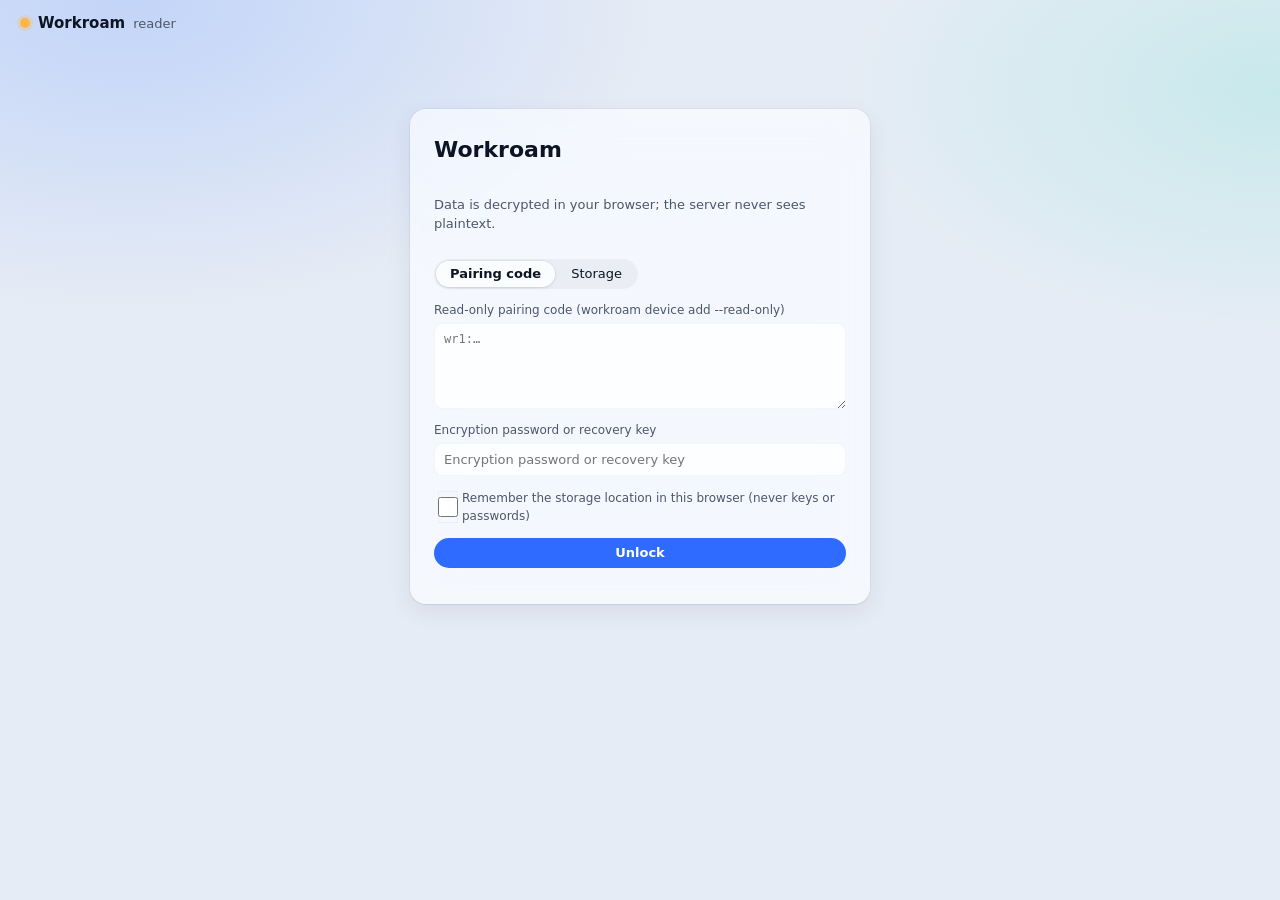
<file: apps/web/index.html>
<!doctype html>
<html lang="en">
<head>
<meta charset="utf-8">
<meta name="viewport" content="width=device-width, initial-scale=1, viewport-fit=cover">
<meta http-equiv="Content-Security-Policy" content="default-src 'self'; script-src 'self' 'wasm-unsafe-eval'; style-src 'self'; img-src 'self' blob: data:; connect-src 'self' https: http:; base-uri 'none'; form-action 'none'">
<meta name="referrer" content="no-referrer">
<title>Workroam reader</title>
<link rel="stylesheet" href="style.css">
</head>
<body>
<div class="bar">
  <span class="brand"><span class="dot" aria-hidden="true"></span>Workroam</span>
  <span class="dim">reader</span>
  <button id="lock" class="btn" hidden>Lock</button>
</div>
<main id="main"></main>
<noscript>The Workroam reader needs JavaScript: it decrypts your workspace in this browser.</noscript>
<script type="module" src="app.js"></script>
</body>
</html>
</file>
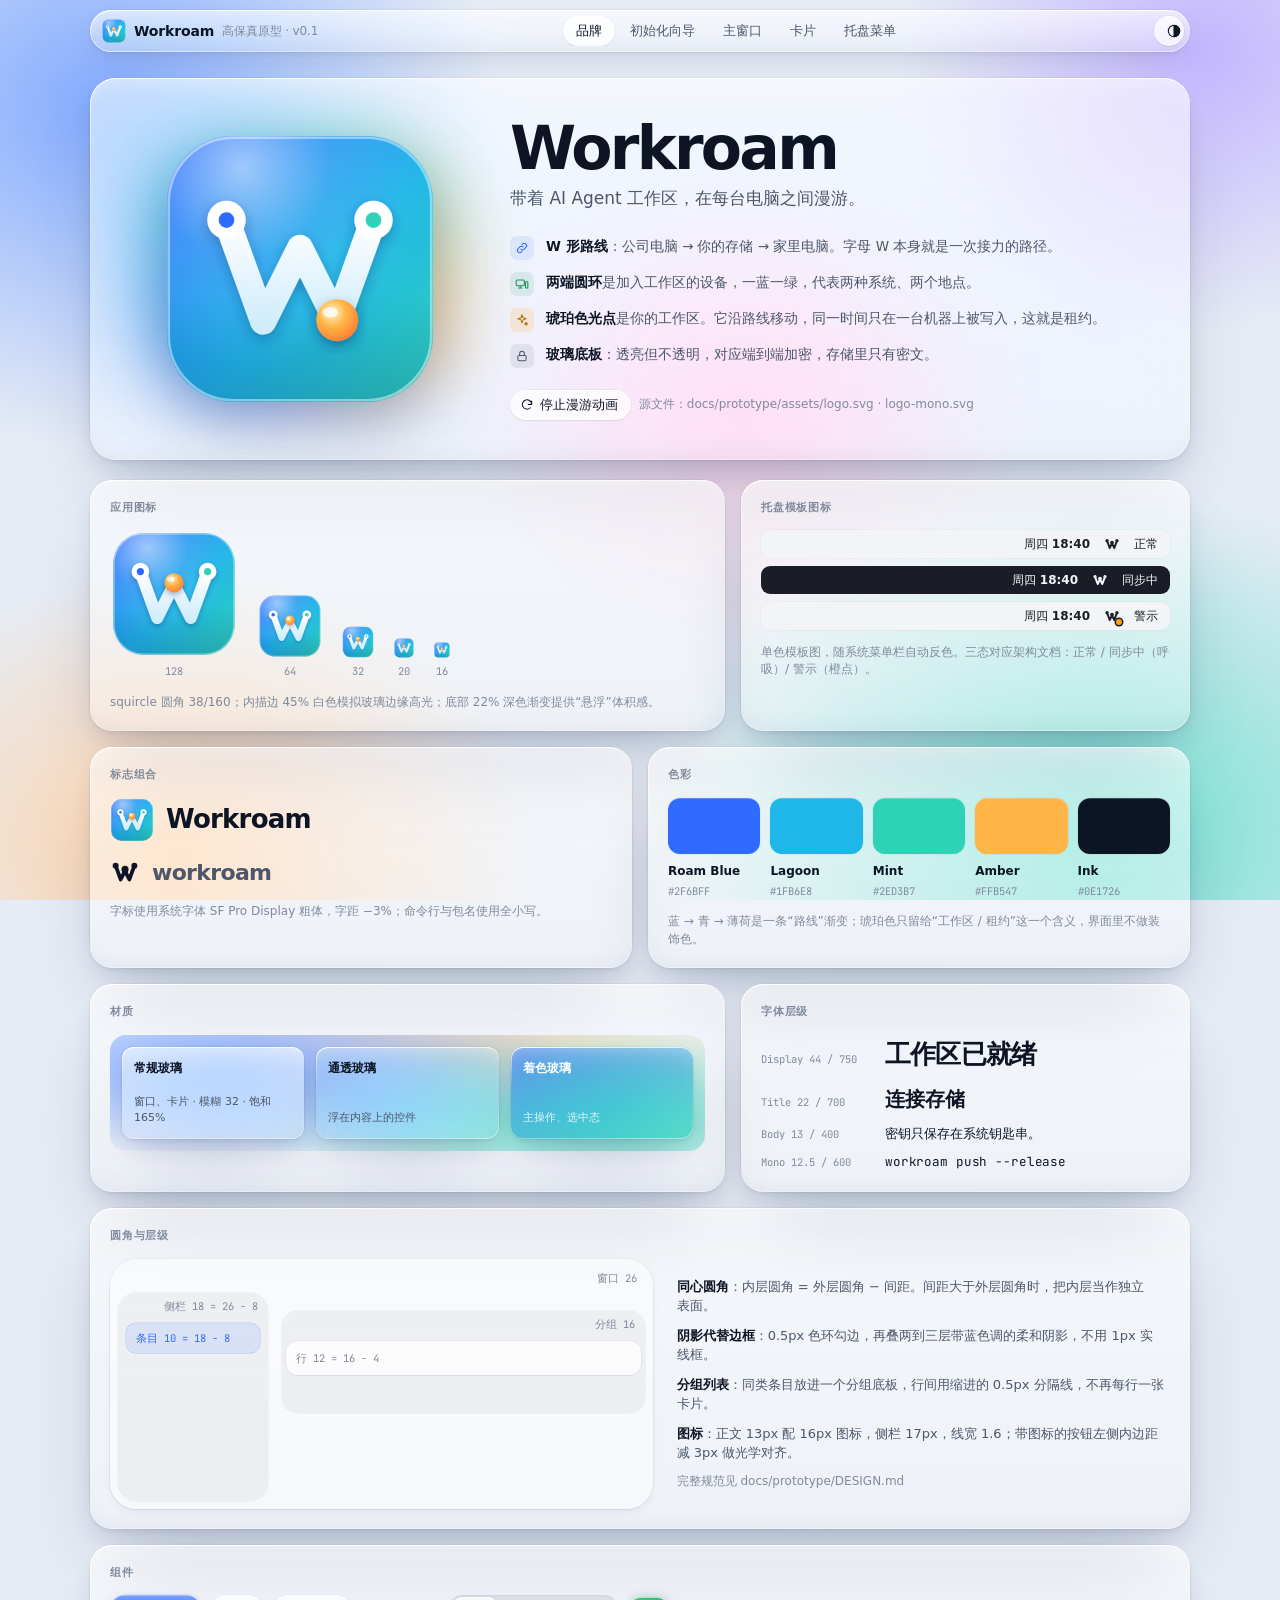
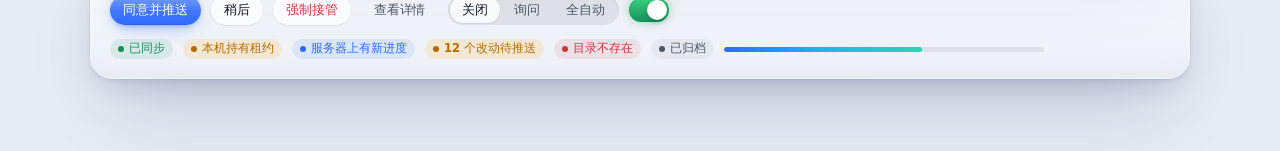
<file: docs/prototype/index.html>
<!doctype html>
<html lang="zh-CN">
<head>
<meta charset="utf-8">
<meta name="viewport" content="width=device-width, initial-scale=1, viewport-fit=cover">
<title>Workroam 高保真原型</title>
<meta name="claude:viewport-fit-sides" content="cover">
<link rel="preconnect" href="https://fonts.googleapis.com">
<link rel="preconnect" href="https://fonts.gstatic.com" crossorigin>
<link rel="stylesheet" href="https://fonts.googleapis.com/css2?family=JetBrains+Mono:wght@400;500;600&display=swap">
<style>
/* Layout: an aurora "desktop" wallpaper; a floating glass capsule switches between five scenes
   (brand, setup wizard, main window, corner cards, tray). Design rules live in DESIGN.md:
   concentric radii, layered shadows instead of borders, 4-pt spacing, 16/18 px icons at 1.6 stroke. */
:root{
  --font:-apple-system,BlinkMacSystemFont,"SF Pro Text","SF Pro Display","PingFang SC","Hiragino Sans GB","Microsoft YaHei","Segoe UI",system-ui,sans-serif;
  --mono:"JetBrains Mono",ui-monospace,"SF Mono",Menlo,Consolas,monospace;

  /* brand */
  --roam:#2F6BFF; --lagoon:#1FB6E8; --mint:#2ED3B7; --amber:#FFB547;
  --accent:#2F6BFF; --accent-hi:#5585FF; --on-accent:#FFFFFF;

  /* neutrals, biased toward blue */
  --bg:#E6ECF5; --fg:#0D1524; --fg2:#4C576A; --fg3:#808A9C;
  --hair:rgba(13,21,36,.07); --hair2:rgba(13,21,36,.12);
  --fill:rgba(13,21,36,.045); --fill2:rgba(13,21,36,.075);
  --sel:rgba(47,107,255,.10); --sel-ring:rgba(47,107,255,.32);

  /* semantic */
  --ok:#12915A; --warn:#B26A00; --bad:#D0333B;
  --ok-bg:rgba(18,145,90,.11); --warn-bg:rgba(255,166,0,.15); --bad-bg:rgba(208,51,59,.10); --acc-bg:rgba(47,107,255,.10); --amb-bg:rgba(255,181,71,.20);

  /* glass */
  --glass-top:rgba(255,255,255,.56); --glass-bot:rgba(255,255,255,.34);
  --glass-strong:rgba(255,255,255,.78); --pane:rgba(255,255,255,.46); --panel:rgba(255,255,255,.34);
  --rim:rgba(255,255,255,.9); --rim-soft:rgba(255,255,255,.35);
  --ring:rgba(13,21,36,.07);
  /* lens: the inner bevel that makes a pane read as thick glass */
  --lens-hi:rgba(255,255,255,.75); --lens-lo:rgba(22,38,82,.10); --spec:rgba(255,255,255,.95); --glow:rgba(255,255,255,.22);
  --grain:.07;
  --sh-c:22,38,82;  /* shadow tint (rgb) */
  --btn:rgba(255,255,255,.72); --btn-h:rgba(255,255,255,.92);
  --field:rgba(255,255,255,.7); --sheet:rgba(247,249,253,.94); --knob:#FFFFFF; --dim:rgba(18,28,52,.16);
  --menubar:rgba(255,255,255,.55);

  /* wallpaper */
  --blob1:#7FA8FF; --blob2:#6FE0D0; --blob3:#C2B4FF; --blob4:#FFD2A6; --blob5:#FFB8D9;

  /* radii: concentric, inner = outer - inset */
  --r-win:26px;   /* windows, desktop */
  --r-panel:18px; /* floating sidebar inset 8px in a window: 26 - 8 */
  --r-float:22px; /* cards, sheets, popovers floating on their own */
  --r-card:16px;  /* panes inside content */
  --r-row:12px;   /* rows inset 4px inside a pane: 16 - 4 */
  --r-ctl:10px;   /* fields, sidebar items (inset 8 in an 18 panel) */
  --r-chip:6px;

  /* motion */
  --ease:cubic-bezier(.23,1,.32,1);
  --spring:cubic-bezier(.34,1.32,.52,1); /* only for indicators that travel: a slight overshoot reads as liquid */

  /* fixed in both themes */
  --tl-r:#FF5F57; --tl-y:#FEBC2E; --tl-g:#28C840; --qr-bg:#FFFFFF; --qr-fg:#0D1524;
}
@media (prefers-color-scheme: dark){
  :root:not([data-theme="light"]){
    --accent:#4F86FF; --accent-hi:#6E9BFF;
    --bg:#070A14; --fg:#ECF0F8; --fg2:#A5AFC2; --fg3:#6F7A90;
    --hair:rgba(255,255,255,.07); --hair2:rgba(255,255,255,.13);
    --fill:rgba(255,255,255,.05); --fill2:rgba(255,255,255,.085);
    --sel:rgba(79,134,255,.18); --sel-ring:rgba(79,134,255,.45);
    --ok:#3ED598; --warn:#FFBE4A; --bad:#FF6B70;
    --ok-bg:rgba(62,213,152,.13); --warn-bg:rgba(255,190,74,.14); --bad-bg:rgba(255,107,112,.14); --acc-bg:rgba(79,134,255,.17); --amb-bg:rgba(255,181,71,.16);
    --glass-top:rgba(40,46,66,.58); --glass-bot:rgba(20,24,38,.50);
    --glass-strong:rgba(56,64,90,.72); --pane:rgba(255,255,255,.045); --panel:rgba(255,255,255,.04);
    --rim:rgba(255,255,255,.22); --rim-soft:rgba(255,255,255,.06);
    --ring:rgba(255,255,255,.09);
    --lens-hi:rgba(255,255,255,.16); --lens-lo:rgba(0,0,0,.28); --spec:rgba(255,255,255,.55); --glow:rgba(255,255,255,.07);
    --grain:.11;
    --sh-c:0,0,0;
    --btn:rgba(255,255,255,.09); --btn-h:rgba(255,255,255,.15);
    --field:rgba(255,255,255,.06); --sheet:rgba(30,35,52,.95); --knob:#F2F4F9; --dim:rgba(0,0,0,.42);
    --menubar:rgba(18,22,34,.6);
    --blob1:#2143B8; --blob2:#0A6E68; --blob3:#43299A; --blob4:#6A3A10; --blob5:#5A1E52;
    color-scheme:dark;
  }
}
:root[data-theme="dark"]{
  --accent:#4F86FF; --accent-hi:#6E9BFF;
  --bg:#070A14; --fg:#ECF0F8; --fg2:#A5AFC2; --fg3:#6F7A90;
  --hair:rgba(255,255,255,.07); --hair2:rgba(255,255,255,.13);
  --fill:rgba(255,255,255,.05); --fill2:rgba(255,255,255,.085);
  --sel:rgba(79,134,255,.18); --sel-ring:rgba(79,134,255,.45);
  --ok:#3ED598; --warn:#FFBE4A; --bad:#FF6B70;
  --ok-bg:rgba(62,213,152,.13); --warn-bg:rgba(255,190,74,.14); --bad-bg:rgba(255,107,112,.14); --acc-bg:rgba(79,134,255,.17); --amb-bg:rgba(255,181,71,.16);
  --glass-top:rgba(40,46,66,.58); --glass-bot:rgba(20,24,38,.50);
  --glass-strong:rgba(56,64,90,.72); --pane:rgba(255,255,255,.045); --panel:rgba(255,255,255,.04);
  --rim:rgba(255,255,255,.22); --rim-soft:rgba(255,255,255,.06);
  --ring:rgba(255,255,255,.09);
  --lens-hi:rgba(255,255,255,.16); --lens-lo:rgba(0,0,0,.28); --spec:rgba(255,255,255,.55); --glow:rgba(255,255,255,.07);
  --grain:.11;
  --sh-c:0,0,0;
  --btn:rgba(255,255,255,.09); --btn-h:rgba(255,255,255,.15);
  --field:rgba(255,255,255,.06); --sheet:rgba(30,35,52,.95); --knob:#F2F4F9; --dim:rgba(0,0,0,.42);
  --menubar:rgba(18,22,34,.6);
  --blob1:#2143B8; --blob2:#0A6E68; --blob3:#43299A; --blob4:#6A3A10; --blob5:#5A1E52;
  color-scheme:dark;
}
:root{
  /* layered shadows: a 0.5px ring for the edge, then soft tinted layers for depth */
  --sh-1:0 0 0 .5px var(--ring),0 1px 2px rgba(var(--sh-c),.06);
  --sh-2:0 0 0 .5px var(--ring),0 1px 2px rgba(var(--sh-c),.05),0 4px 10px -2px rgba(var(--sh-c),.08);
  --sh-3:0 0 0 .5px var(--ring),0 2px 4px rgba(var(--sh-c),.05),0 12px 28px -8px rgba(var(--sh-c),.16),0 40px 80px -24px rgba(var(--sh-c),.22);
}

*{box-sizing:border-box}
[hidden]{display:none!important}
body{
  margin:0; background:var(--bg); color:var(--fg);
  font-family:var(--font); font-size:14px; line-height:1.5;
  -webkit-font-smoothing:antialiased; -moz-osx-font-smoothing:grayscale; text-rendering:optimizeLegibility;
  padding-left:max(16px,env(safe-area-inset-left,0px)); padding-right:max(16px,env(safe-area-inset-right,0px));
  padding-block:0 72px; overflow-x:hidden;
}
body::before{content:"";position:fixed;inset:0 0 auto;height:env(safe-area-inset-top,0px);z-index:60;background:var(--bg)}
.wall{position:fixed;inset:0;z-index:-1;pointer-events:none;background:
  radial-gradient(44% 54% at 8% 12%,var(--blob1),transparent 70%),
  radial-gradient(34% 44% at 94% 6%,var(--blob3),transparent 70%),
  radial-gradient(30% 36% at 58% 46%,color-mix(in srgb,var(--blob5) 55%,transparent),transparent 72%),
  radial-gradient(50% 54% at 86% 92%,var(--blob2),transparent 70%),
  radial-gradient(40% 44% at 14% 94%,var(--blob4),transparent 70%),
  var(--bg)}
/* film grain keeps large gradients from banding and reads as a real wallpaper */
.wall::after{content:"";position:absolute;inset:0;opacity:var(--grain);mix-blend-mode:overlay;
  background-image:url("data:image/svg+xml,%3Csvg xmlns='http://www.w3.org/2000/svg' width='160' height='160'%3E%3Cfilter id='n'%3E%3CfeTurbulence type='fractalNoise' baseFrequency='.9' numOctaves='3' stitchTiles='stitch'/%3E%3CfeColorMatrix values='0 0 0 0 .5 0 0 0 0 .5 0 0 0 0 .5 0 0 0 1.4 0'/%3E%3C/filter%3E%3Crect width='100%25' height='100%25' filter='url(%23n)'/%3E%3C/svg%3E")}
h1,h2,h3,h4{margin:0;text-wrap:balance;letter-spacing:-.012em}
p{margin:0;text-wrap:pretty}
a{color:var(--accent)}
code,.mono{font-family:var(--mono);font-size:.9em;letter-spacing:-.01em}
.ic{width:16px;height:16px;flex:none;fill:none;stroke:currentColor;stroke-width:1.6;stroke-linecap:round;stroke-linejoin:round}
.ic.sm{width:14px;height:14px;stroke-width:1.75}
.ic.lg{width:20px;height:20px;stroke-width:1.5}
:focus-visible{outline:2px solid var(--accent);outline-offset:2px}
.sr{position:absolute;width:1px;height:1px;overflow:hidden;clip:rect(0 0 0 0);white-space:nowrap}
::selection{background:var(--sel-ring)}

/* ---------- glass material ---------- */
.glass{position:relative;
  background:linear-gradient(180deg,var(--glass-top),var(--glass-bot));
  -webkit-backdrop-filter:blur(36px) saturate(180%);backdrop-filter:blur(36px) saturate(180%);
  border-radius:var(--r,var(--r-float));
  /* lens bevel: a bright lip along the top edge, light pooling just inside it, a darker return at the bottom */
  box-shadow:inset 0 1px 0 var(--lens-hi),inset 0 18px 28px -24px var(--lens-hi),inset 0 -1px 0 var(--rim-soft),inset 0 -22px 30px -28px var(--lens-lo),var(--sh-3)}
/* specular rim: bright at the top-left, a faint return at the bottom-right, and a hot spot that follows the pointer */
.glass::after{content:"";position:absolute;inset:0;border-radius:inherit;padding:1px;pointer-events:none;
  background:radial-gradient(220px circle at var(--mx,-400px) var(--my,-400px),var(--spec),transparent 70%),linear-gradient(160deg,var(--rim),transparent 26%,transparent 74%,var(--rim-soft));
  -webkit-mask:linear-gradient(#000 0 0) content-box,linear-gradient(#000 0 0);-webkit-mask-composite:xor;mask-composite:exclude;opacity:.85}
/* light pooling under the pointer, as if the pane were a lens */
.glass::before{content:"";position:absolute;inset:0;border-radius:inherit;pointer-events:none;opacity:0;transition:opacity .4s var(--ease);
  background:radial-gradient(360px circle at var(--mx,-400px) var(--my,-400px),var(--glow),transparent 65%)}
.glass.lit::before{opacity:1}
.pane{background:var(--pane);border-radius:var(--r-card);box-shadow:0 0 0 .5px var(--ring)}

/* ---------- controls ---------- */
.btn{appearance:none;border:0;font:inherit;font-weight:550;font-size:13px;letter-spacing:-.003em;height:30px;padding:0 13px;border-radius:999px;
  display:inline-flex;align-items:center;justify-content:center;gap:6px;cursor:pointer;color:var(--fg);white-space:nowrap;
  background:var(--btn);box-shadow:inset 0 .5px 0 var(--rim),var(--sh-1);
  transition:transform .16s var(--ease),background .16s var(--ease),box-shadow .16s var(--ease),opacity .16s}
.btn:has(> svg:first-child){padding-left:10px}  /* optical: icons carry their own side-bearing */
.btn:hover{background:var(--btn-h)}
.btn:active{transform:scale(.97)}
.btn:disabled{opacity:.4;cursor:not-allowed;transform:none}
.btn.primary{color:var(--on-accent);background:linear-gradient(180deg,rgba(255,255,255,.22),rgba(255,255,255,0) 52%),linear-gradient(180deg,var(--accent-hi),var(--accent));
  box-shadow:inset 0 .5px 0 rgba(255,255,255,.55),inset 0 -.5px 0 rgba(0,0,0,.18),0 0 0 .5px rgba(0,0,0,.08),0 2px 6px -1px rgba(47,107,255,.35),0 8px 18px -8px rgba(47,107,255,.5)}
.btn.primary:hover{filter:brightness(1.05)}
.btn.danger{color:var(--bad)}
.btn.danger.solid{color:var(--on-accent);background:var(--bad);box-shadow:inset 0 .5px 0 rgba(255,255,255,.4),0 6px 16px -8px var(--bad)}
.btn.ghost{background:transparent;box-shadow:none;color:var(--fg2)}
.btn.ghost:hover{background:var(--fill)}
.btn.sm{height:26px;padding:0 10px;font-size:12px}
.btn.sm:has(> svg:first-child){padding-left:8px}
.btn.icon{width:30px;padding:0}
.btn.big{height:36px;padding:0 18px;font-size:14px}

.seg{display:inline-flex;padding:2px;border-radius:999px;background:var(--fill2);gap:2px;max-width:100%;overflow-x:auto;scrollbar-width:none;position:relative;box-shadow:inset 0 1px 2px rgba(var(--sh-c),.06)}
.seg button{position:relative;z-index:1;border:0;background:transparent;height:26px;padding:0 12px;border-radius:999px;font:inherit;font-size:12.5px;font-weight:550;color:var(--fg2);cursor:pointer;white-space:nowrap;transition:background .16s var(--ease),color .16s var(--ease)}
.seg button:hover{color:var(--fg)}
.seg button.on{background:var(--glass-strong);color:var(--fg);box-shadow:inset 0 .5px 0 var(--rim),var(--sh-1)}
/* with JS, one glass thumb slides between options instead of each button lighting up */
.seg.has-ind button.on{background:transparent;box-shadow:none}
.ind{position:absolute;top:2px;left:0;height:calc(100% - 4px);width:0;border-radius:999px;pointer-events:none;
  background:var(--glass-strong);box-shadow:inset 0 1px 0 var(--lens-hi),var(--sh-1);
  transition:transform .42s var(--spring),width .42s var(--spring)}
.ind.instant{transition:none}

.sw{appearance:none;width:40px;height:24px;border-radius:999px;background:var(--fill2);position:relative;cursor:pointer;flex:none;transition:background .25s var(--ease),box-shadow .25s var(--ease);margin:0;box-shadow:inset 0 0 0 .5px var(--ring),inset 0 1px 2px rgba(var(--sh-c),.08)}
.sw::before{content:"";position:absolute;top:2px;left:2px;width:20px;height:20px;border-radius:999px;background:linear-gradient(180deg,#fff,var(--knob));box-shadow:0 0 0 .5px rgba(0,0,0,.06),0 2px 5px rgba(0,0,0,.2),inset 0 -1px 1px rgba(0,0,0,.04);transition:transform .38s var(--spring),width .2s var(--ease)}
/* pressing stretches the knob like a drop of liquid */
.sw:active::before{width:25px}
.sw:checked{background:linear-gradient(180deg,#3BD27F,var(--ok));box-shadow:inset 0 0 0 .5px rgba(0,0,0,.06),inset 0 1px 2px rgba(0,0,0,.12),0 0 12px -2px color-mix(in srgb,var(--ok) 60%,transparent)}
.sw:checked::before{transform:translateX(16px)}
.sw:checked:active::before{transform:translateX(11px)}
.cb{width:15px;height:15px;accent-color:var(--accent);margin:0;flex:none}

.field{display:grid;gap:6px;min-width:0}
.lbl{font-size:12px;font-weight:600;color:var(--fg2)}
.hint{font-size:12px;color:var(--fg3);line-height:1.45}
.input{width:100%;height:32px;border-radius:var(--r-ctl);border:0;background:var(--field);color:var(--fg);font:inherit;font-size:13px;padding:0 11px;
  box-shadow:inset 0 0 0 .5px var(--hair2),inset 0 1px 2px rgba(var(--sh-c),.06);transition:box-shadow .16s var(--ease)}
.input::placeholder{color:var(--fg3)}
.input:focus{outline:none;box-shadow:inset 0 0 0 1px var(--accent),0 0 0 3px var(--acc-bg)}
.input.mono{font-family:var(--mono);font-size:12.5px}
textarea.input{height:auto;padding:9px 11px;resize:vertical;line-height:1.5}
.inrow{display:flex;gap:8px;align-items:center}
.inrow .input{flex:1;min-width:0}

.pill{display:inline-flex;align-items:center;gap:5px;font-size:11.5px;font-weight:550;height:20px;padding:0 8px;border-radius:999px;background:var(--fill);color:var(--fg2);white-space:nowrap;font-variant-numeric:tabular-nums}
.pill .ic{width:12px;height:12px;stroke-width:2}
.pill.ok{background:var(--ok-bg);color:var(--ok)} .pill.warn{background:var(--warn-bg);color:var(--warn)}
.pill.bad{background:var(--bad-bg);color:var(--bad)} .pill.acc{background:var(--acc-bg);color:var(--accent)}
.pill.amb{background:var(--amb-bg);color:var(--warn)}
.dot{width:6px;height:6px;border-radius:50%;background:currentColor;flex:none}
.tag{font-size:10.5px;font-weight:650;letter-spacing:.03em;padding:1px 6px;border-radius:var(--r-chip);background:var(--fill2);color:var(--fg3)}

.callout{display:flex;gap:9px;align-items:flex-start;padding:9px 12px;border-radius:var(--r-ctl);font-size:12.5px;line-height:1.5}
.callout > .ic{margin-top:1.5px}
.callout.info{background:var(--acc-bg)} .callout.info > .ic{color:var(--accent)}
.callout.warn{background:var(--warn-bg)} .callout.warn > .ic{color:var(--warn)}
.callout.bad{background:var(--bad-bg)} .callout.bad > .ic{color:var(--bad)}
.callout.ok{background:var(--ok-bg)} .callout.ok > .ic{color:var(--ok)}

.bar{height:5px;border-radius:999px;background:var(--fill2);overflow:hidden}
.bar i{display:block;height:100%;border-radius:inherit;background:linear-gradient(90deg,var(--accent),var(--lagoon),var(--mint));transition:width .3s var(--ease);position:relative;overflow:hidden;box-shadow:0 0 10px -1px color-mix(in srgb,var(--lagoon) 70%,transparent)}
.bar i::after{content:"";position:absolute;inset:0;background:linear-gradient(90deg,transparent,rgba(255,255,255,.55),transparent);transform:translateX(-100%);animation:sheen 1.6s var(--ease) infinite}
@keyframes sheen{to{transform:translateX(100%)}}

.codebox{font-family:var(--mono);font-size:12px;background:var(--fill);border-radius:var(--r-ctl);padding:8px 11px;overflow-x:auto;white-space:nowrap;color:var(--fg)}

/* ---------- navigator ---------- */
.nav{position:sticky;top:calc(env(safe-area-inset-top,0px) + 10px);z-index:40;margin:10px auto 26px;max-width:1100px;--r:999px;
  display:flex;align-items:center;gap:12px;padding:6px 6px 6px 12px}
.nav .brand{display:flex;align-items:center;gap:8px;font-weight:650;font-size:14px;letter-spacing:-.01em;flex:none}
.nav .brand svg{width:24px;height:24px}
.nav .brand small{font-weight:500;color:var(--fg3);font-size:12px}
.tabs{display:flex;gap:2px;overflow-x:auto;flex:1;min-width:0;scrollbar-width:none;justify-content:center;position:relative}
.tabs::-webkit-scrollbar{display:none}
.tab{position:relative;z-index:1;height:30px;display:inline-flex;align-items:center;padding:0 13px;border-radius:999px;font-size:13px;font-weight:550;color:var(--fg2);text-decoration:none;white-space:nowrap;transition:background .16s var(--ease),color .16s var(--ease)}
.tab:hover{color:var(--fg);background:var(--fill)}
.tab[aria-current="page"]{background:var(--glass-strong);color:var(--fg);box-shadow:inset 0 .5px 0 var(--rim),var(--sh-1)}
.tabs.has-ind .tab[aria-current="page"],.tabs.has-ind .tab[aria-current="page"]:hover{background:transparent;box-shadow:none}
.tabs .ind{top:0;height:100%}
.theme-btn{flex:none}

main{max-width:1100px;margin:0 auto}
.view{display:grid;gap:20px}
.intro{display:flex;flex-wrap:wrap;justify-content:space-between;align-items:flex-end;gap:12px 24px;padding-inline:4px}
.intro .eyebrow{font-size:11px;font-weight:650;letter-spacing:.08em;color:var(--fg3);text-transform:uppercase;font-variant-numeric:tabular-nums}
.intro h1{font-size:28px;font-weight:720;margin-top:4px;letter-spacing:-.025em}
.intro p{color:var(--fg2);max-width:62ch;margin-top:6px;font-size:13.5px}

/* ---------- window ---------- */
.win{--r:var(--r-win);display:flex;flex-direction:column;overflow:hidden;height:720px;font-size:13px}
/* the window picks up a little colour from the wallpaper around it */
.win.glass{box-shadow:inset 0 1px 0 var(--lens-hi),inset 0 18px 28px -24px var(--lens-hi),inset 0 -1px 0 var(--rim-soft),var(--sh-3),0 60px 120px -40px color-mix(in srgb,var(--blob1) 55%,transparent)}
.titlebar{height:44px;display:flex;align-items:center;gap:14px;padding:0 16px;flex:none;position:relative}
.lights{display:flex;gap:8px;flex:none}
.lights span{width:12px;height:12px;border-radius:50%;box-shadow:inset 0 0 0 .5px rgba(0,0,0,.16),inset 0 1.5px 1.5px rgba(255,255,255,.45)}
.lights span:nth-child(1){background:var(--tl-r)} .lights span:nth-child(2){background:var(--tl-y)} .lights span:nth-child(3){background:var(--tl-g)}
.win-title{font-size:13px;font-weight:600;color:var(--fg2);flex:1;text-align:center;margin-right:52px;white-space:nowrap;overflow:hidden;text-overflow:ellipsis}
/* floating sidebar inside the window: inset 8, radius 26 - 8 = 18 */
.win-body{flex:1;min-height:0;display:grid;grid-template-columns:232px 1fr;position:relative;padding:0 8px 8px;gap:0}
.appbody{grid-template-columns:216px 1fr}
.win-foot{display:flex;justify-content:space-between;align-items:center;gap:12px;padding:10px 12px 2px 20px;flex-wrap:wrap}
.win-foot .hint{flex:1;min-width:180px}

/* sheets (modal inside a window) */
.sheet-wrap{position:absolute;inset:0;z-index:20;background:var(--dim);display:flex;justify-content:center;align-items:flex-start;padding:36px 16px 24px;overflow:auto;border-radius:inherit;animation:fadeIn .2s var(--ease)}
.sheet{--r:var(--r-float);width:min(540px,100%);padding:20px;display:grid;gap:14px;background:var(--sheet);animation:sheetIn .26s var(--ease)}
.sheet h3{font-size:16px;font-weight:650}
.sheet .acts{display:flex;justify-content:flex-end;gap:8px;flex-wrap:wrap;padding-top:2px}
@keyframes sheetIn{from{transform:translateY(-8px) scale(.98);opacity:0}to{transform:none;opacity:1}}
@keyframes fadeIn{from{opacity:0}to{opacity:1}}

/* ---------- wizard ---------- */
.rail{padding:10px 8px;overflow:auto;border-radius:var(--r-panel);background:var(--panel);box-shadow:0 0 0 .5px var(--ring)}
.rail ol{list-style:none;margin:0;padding:0;display:grid;gap:1px}
.rail li{display:flex;align-items:center;gap:10px;height:32px;padding:0 10px;border-radius:var(--r-ctl);font-size:13px;color:var(--fg3);font-weight:500}
.rail li .n{width:20px;height:20px;border-radius:50%;display:grid;place-items:center;font-size:11px;font-weight:650;background:var(--fill2);flex:none;font-variant-numeric:tabular-nums}
.rail li .n .ic{width:12px;height:12px;stroke-width:2.2}
.rail li.done{color:var(--fg2)} .rail li.done .n{background:var(--ok-bg);color:var(--ok)}
.rail li.cur{color:var(--fg);background:var(--glass-strong);font-weight:600;box-shadow:inset 0 1px 0 var(--lens-hi),var(--sh-1)}
.rail li.cur .n{background:var(--accent);color:var(--on-accent)}
.rail .rail-mobile{display:none}
.wiz-main{display:flex;flex-direction:column;min-width:0;min-height:0}
.stage{flex:1;overflow:auto;padding:24px 32px 24px}
.step{display:grid;gap:18px;max-width:620px;animation:stepIn .28s var(--ease)}
.step[hidden]{display:none}
@keyframes stepIn{from{opacity:0;transform:translateX(8px)}to{opacity:1;transform:none}}
.step h2{font-size:22px;font-weight:700;letter-spacing:-.02em}
.step .sub{color:var(--fg2);margin-top:4px;max-width:56ch;font-size:13px}
.grid2{display:grid;grid-template-columns:repeat(2,minmax(0,1fr));gap:12px}
.grid3{display:grid;grid-template-columns:repeat(3,minmax(0,1fr));gap:10px}

/* choice card: radius 20, padding 12, glyph radius 20 - 12 = 8 */
.choice{position:relative;display:flex;gap:12px;align-items:flex-start;padding:12px 14px 12px 12px;border-radius:20px;background:var(--pane);box-shadow:0 0 0 .5px var(--ring);cursor:pointer;transition:background .16s var(--ease),box-shadow .16s var(--ease)}
.choice:hover{background:var(--glass-strong)}
.choice input{position:absolute;opacity:0;pointer-events:none}
.choice:has(input:checked){background:var(--glass-strong);box-shadow:0 0 0 1.5px var(--accent),0 8px 20px -12px rgba(47,107,255,.6)}
.choice:has(input:focus-visible){outline:2px solid var(--accent);outline-offset:2px}
.choice .glyph{width:36px;height:36px;border-radius:8px;display:grid;place-items:center;flex:none;color:var(--on-accent);
  background:linear-gradient(160deg,var(--accent-hi),var(--accent));box-shadow:inset 0 .5px 0 rgba(255,255,255,.5),0 4px 10px -4px rgba(47,107,255,.6)}
.choice .glyph.mint{background:linear-gradient(160deg,var(--mint),var(--lagoon));box-shadow:inset 0 .5px 0 rgba(255,255,255,.5),0 4px 10px -4px rgba(31,182,232,.6)}
.choice .glyph.amber{background:linear-gradient(160deg,#FFCE73,#FF8A3D);box-shadow:inset 0 .5px 0 rgba(255,255,255,.5),0 4px 10px -4px rgba(255,138,61,.6)}
.choice .glyph .ic{width:18px;height:18px;stroke-width:1.8}
.choice .t{font-weight:600;font-size:13.5px;display:flex;gap:8px;align-items:center;flex-wrap:wrap;margin-top:1px}
.choice .d{font-size:12.5px;color:var(--fg2);margin-top:2px;display:block}
.choice.col{flex-direction:column;align-items:flex-start;gap:6px;padding:12px}
.choice .mono-glyph{font-family:var(--mono);font-weight:600;font-size:11px;width:32px;height:32px;border-radius:8px;display:grid;place-items:center;background:var(--fill2);color:var(--fg);margin-bottom:2px}
.choice:has(input:checked) .mono-glyph{background:var(--accent);color:var(--on-accent)}

.chips{display:flex;flex-wrap:wrap;gap:6px}

/* grouped list: one pane, rows separated by inset hairlines */
.checks{display:grid;padding:4px;border-radius:var(--r-card);background:var(--pane);box-shadow:0 0 0 .5px var(--ring)}
.chk{display:grid;grid-template-columns:20px minmax(0,1fr) auto;gap:10px;align-items:start;padding:8px 10px;border-radius:var(--r-row);position:relative}
.chk + .chk::before{content:"";position:absolute;top:0;left:40px;right:10px;height:.5px;background:var(--hair2)}
.chk .st{width:18px;height:18px;border-radius:50%;display:grid;place-items:center;margin-top:1px}
.chk .st.ok{background:var(--ok-bg);color:var(--ok)} .chk .st.warn{background:var(--warn-bg);color:var(--warn)}
.chk .st.bad{background:var(--bad-bg);color:var(--bad)} .chk .st.wait{color:var(--fg3)}
.chk .st .ic{width:11px;height:11px;stroke-width:2.6}
.chk .nm{font-weight:550;font-size:13px}
.chk .dt{font-size:12px;color:var(--fg2)}
.chk .fix{font-size:12px;color:var(--fg);margin-top:6px;padding:7px 10px;border-radius:8px;background:var(--fill)}
.chk .ms{font-family:var(--mono);font-size:11px;color:var(--fg3);white-space:nowrap;margin-top:2px;font-variant-numeric:tabular-nums}
.spin{width:12px;height:12px;border-radius:50%;border:1.5px solid var(--hair2);border-top-color:var(--accent);animation:spin .7s linear infinite}
@keyframes spin{to{transform:rotate(360deg)}}
.summary{display:flex;gap:6px;flex-wrap:wrap;align-items:center}

/* recovery key */
.rkey{display:grid;grid-template-columns:repeat(4,minmax(0,1fr));gap:6px;padding:6px;border-radius:var(--r-card);background:var(--pane);box-shadow:0 0 0 .5px var(--ring)}
.rkey span{font-family:var(--mono);font-weight:600;font-size:14px;text-align:center;padding:7px 0 6px;border-radius:10px;background:var(--glass-strong);letter-spacing:.08em;box-shadow:var(--sh-1)}
.rkey span small{display:block;font-size:10px;color:var(--fg3);font-weight:500;letter-spacing:0;font-family:var(--font)}
.meter{display:grid;grid-template-columns:repeat(5,1fr);gap:3px}
.meter i{height:4px;border-radius:999px;background:var(--fill2);transition:background .2s var(--ease)}

.qr{background:var(--qr-bg);border-radius:16px;padding:10px;width:164px;height:164px;flex:none;box-shadow:var(--sh-2)}
.qr svg{width:100%;height:100%;display:block}

.success-orb{width:52px;height:52px;border-radius:50%;display:grid;place-items:center;color:var(--on-accent);flex:none;
  background:radial-gradient(circle at 35% 28%,#86F2CF,var(--ok) 70%);box-shadow:inset 0 1px 0 rgba(255,255,255,.55),0 10px 24px -10px var(--ok)}
.success-orb .ic{width:24px;height:24px;stroke-width:2.4}

/* ---------- main app ---------- */
.side{padding:8px;display:flex;flex-direction:column;gap:1px;overflow:auto;border-radius:var(--r-panel);background:var(--panel);box-shadow:0 0 0 .5px var(--ring)}
.side .grp{font-size:11px;font-weight:650;color:var(--fg3);padding:10px 10px 4px}
.side .grp:first-child{padding-top:4px}
.side button.it{appearance:none;border:0;background:transparent;font:inherit;color:var(--fg);display:flex;align-items:center;gap:9px;height:30px;padding:0 10px;border-radius:var(--r-ctl);cursor:pointer;font-size:13px;font-weight:500;text-align:left;width:100%;transition:background .14s var(--ease)}
.side button.it .ic{color:var(--accent);width:17px;height:17px}
.side button.it:hover{background:var(--fill)}
.side button.it.on{background:var(--glass-strong);font-weight:600;box-shadow:inset 0 1px 0 var(--lens-hi),var(--sh-1)}
.side button.it .cnt{margin-left:auto;font-size:11.5px;color:var(--fg3);font-variant-numeric:tabular-nums;font-weight:500}
.side button.it .wdot{margin-left:auto;width:7px;height:7px;border-radius:50%;background:var(--warn)}
.side .foot{margin-top:auto;padding:10px;border-radius:var(--r-ctl);background:var(--fill);font-size:11.5px;display:grid;gap:2px;line-height:1.4}
.side .foot b{font-weight:600;font-size:12px}
.side .foot .row1{display:flex;gap:6px;align-items:center}
.side .foot .row1 .dot{color:var(--ok)}
.app-main{min-width:0;min-height:0;display:flex;flex-direction:column}
.toolbar{display:flex;align-items:center;gap:8px;padding:6px 8px 14px 20px;flex-wrap:wrap;min-height:50px}
.toolbar h2{font-size:18px;font-weight:700;margin-right:auto;letter-spacing:-.02em}
.search{position:relative}
.search .ic{position:absolute;left:10px;top:50%;transform:translateY(-50%);color:var(--fg3)}
.search .input{height:30px;padding-left:30px;border-radius:999px;width:190px}
.panel{flex:1;min-height:0;overflow:auto;padding:0 12px 12px 20px}
.panel[hidden]{display:none}
.split{display:grid;grid-template-columns:288px minmax(0,1fr);gap:20px;min-height:100%}

.plist{display:grid;gap:2px;align-content:start}
.prow{appearance:none;border:0;font:inherit;color:inherit;text-align:left;cursor:pointer;display:grid;gap:3px;padding:9px 12px;border-radius:var(--r-row);background:transparent;transition:background .14s var(--ease)}
.prow:hover{background:var(--fill)}
.prow.on{background:linear-gradient(180deg,var(--sel),color-mix(in srgb,var(--sel) 60%,transparent));box-shadow:inset 0 1px 0 var(--lens-hi),0 0 0 .5px var(--sel-ring),0 6px 16px -10px rgba(47,107,255,.45)}
.prow .top{display:flex;align-items:center;gap:8px}
.prow .nm{font-weight:600;font-family:var(--mono);font-size:12.5px;overflow:hidden;text-overflow:ellipsis;white-space:nowrap;flex:1;min-width:0}
.prow .meta{font-size:11.5px;color:var(--fg2);display:flex;gap:8px;flex-wrap:wrap;font-variant-numeric:tabular-nums}
.prow .state{display:inline-flex;align-items:center;gap:5px;font-size:11.5px;font-weight:550;white-space:nowrap}

/* detail sits directly on the window: no card-in-card */
.detail{display:grid;gap:18px;align-content:start;min-width:0;padding:2px 8px 8px 0}
.detail .hd{display:flex;justify-content:space-between;gap:12px;align-items:flex-start;flex-wrap:wrap}
.detail .hd h3{font-family:var(--mono);font-size:17px;font-weight:650;letter-spacing:-.02em}
.detail .hd p{color:var(--fg2);font-size:12.5px;margin-top:2px}
.kv{display:grid;grid-template-columns:96px minmax(0,1fr);gap:10px 14px;font-size:13px;align-items:baseline}
.kv dt{color:var(--fg3);font-size:12.5px} .kv dd{margin:0;min-width:0;display:flex;align-items:center;gap:6px;flex-wrap:wrap;font-variant-numeric:tabular-nums}
.sect{display:grid;gap:8px}
.sect h4{font-size:11px;font-weight:650;letter-spacing:.06em;color:var(--fg3);text-transform:uppercase}
.group{display:grid;padding:4px;border-radius:var(--r-card);background:var(--pane);box-shadow:0 0 0 .5px var(--ring)}
.repo{display:flex;align-items:center;gap:8px;min-height:40px;padding:6px 10px;border-radius:var(--r-row);font-size:12.5px;position:relative;min-width:0}
.repo + .repo::before{content:"";position:absolute;top:0;left:34px;right:10px;height:.5px;background:var(--hair2)}
.repo > .ic{color:var(--fg3)}
.repo .nm{font-family:var(--mono);font-weight:600}
.repo .end{margin-left:auto;color:var(--fg3);font-size:12px;min-width:0;overflow:hidden;text-overflow:ellipsis;white-space:nowrap}
.repo .pill{flex:none}
.handoff{font-size:13px;padding:14px 16px;border-radius:var(--r-card);background:var(--pane);box-shadow:0 0 0 .5px var(--ring);display:grid;gap:10px;line-height:1.55}
.handoff ul{margin:2px 0 0;padding-left:18px;color:var(--fg2)}
.handoff li::marker{color:var(--fg3)}
.handoff .h{font-family:var(--mono);font-size:11.5px;color:var(--fg3)}
.handoff b{font-weight:600;font-size:12px;color:var(--fg2)}
.acts-row{display:flex;gap:8px;flex-wrap:wrap;align-items:center}
.lockdir{display:inline-flex;align-items:center;gap:6px;font-family:var(--mono);font-size:12px;height:24px;padding:0 10px 0 8px;border-radius:999px;background:var(--fill)}
.lockdir .ic{color:var(--fg3)}

.timeline{display:grid;gap:2px;align-content:start}
.snap{appearance:none;border:0;font:inherit;color:inherit;text-align:left;cursor:pointer;display:grid;grid-template-columns:30px minmax(0,1fr);gap:10px;padding:9px 10px;border-radius:var(--r-row);background:transparent;transition:background .14s var(--ease)}
.snap:hover{background:var(--fill)}
.snap.on{background:var(--sel);box-shadow:0 0 0 .5px var(--sel-ring)}
.snap .dev{width:30px;height:30px;border-radius:9px;display:grid;place-items:center;background:var(--acc-bg);color:var(--accent)}
.snap .dev.w{background:var(--ok-bg);color:var(--ok)}
.snap .l1{display:flex;gap:8px;align-items:center;font-weight:600;font-size:12.5px}
.snap .l2{font-size:11.5px;color:var(--fg2);display:block}
.diff{font-family:var(--mono);font-size:11px;font-variant-numeric:tabular-nums}
.diff .a{color:var(--ok)} .diff .m{color:var(--warn)} .diff .d{color:var(--bad)}
.tree{display:grid;gap:0;font-family:var(--mono);font-size:12px;padding:4px;border-radius:var(--r-card);background:var(--pane);box-shadow:0 0 0 .5px var(--ring)}
.tree label{display:flex;align-items:center;gap:8px;height:30px;padding:0 10px;border-radius:var(--r-row);cursor:pointer}
.tree label:hover{background:var(--fill)}
.tree label .ic{color:var(--fg3)}
.tree .ind1{padding-left:30px} .tree .ind2{padding-left:50px}
.tree .chg{margin-left:auto;font-size:11px;font-family:var(--font);font-weight:550}

.table{display:grid;padding:4px;border-radius:var(--r-card);background:var(--pane);box-shadow:0 0 0 .5px var(--ring)}
.trow{display:grid;grid-template-columns:minmax(0,1.6fr) minmax(0,1fr) 72px auto;gap:12px;align-items:center;padding:10px 10px 10px 12px;border-radius:var(--r-row);position:relative}
.trow + .trow::before{content:"";position:absolute;top:0;left:12px;right:10px;height:.5px;background:var(--hair2)}
.trow .nm{font-family:var(--mono);font-weight:600;font-size:12.5px}
.trow .sm{font-size:12px;color:var(--fg2)}
.trow .num{font-variant-numeric:tabular-nums;font-size:12.5px;text-align:right;color:var(--fg2)}
.trow .acts-row{gap:6px}

.devlist{display:grid;padding:4px;border-radius:var(--r-card);background:var(--pane);box-shadow:0 0 0 .5px var(--ring)}
.devrow{display:grid;grid-template-columns:36px minmax(0,1fr) auto;gap:12px;align-items:center;padding:10px;border-radius:var(--r-row);position:relative}
.devrow + .devrow::before{content:"";position:absolute;top:0;left:58px;right:10px;height:.5px;background:var(--hair2)}
.devrow .di{width:36px;height:36px;border-radius:10px;display:grid;place-items:center;background:var(--glass-strong);box-shadow:var(--sh-1);color:var(--fg2)}
.devrow .nm{font-weight:600;display:flex;gap:8px;align-items:center}
.devrow .sm{font-size:12px;color:var(--fg2);display:flex;flex-wrap:wrap;gap:4px 10px;margin-top:2px;align-items:center}

.setgrp{display:grid;grid-template-columns:minmax(0,1fr);padding:0 4px;border-radius:var(--r-card);background:var(--pane);box-shadow:0 0 0 .5px var(--ring)}
.setrow{display:flex;align-items:center;gap:14px;min-height:48px;padding:8px 12px;flex-wrap:wrap;position:relative}
.setrow + .setrow::before{content:"";position:absolute;top:0;left:12px;right:12px;height:.5px;background:var(--hair2)}
.setrow .tx{flex:1;min-width:min(200px,100%)}
.setrow .tx b{font-weight:550;font-size:13px;display:block}
.setrow .tx span{font-size:12px;color:var(--fg2)}
.settings{display:grid;grid-template-columns:minmax(0,1fr);gap:22px;max-width:680px}
.settings h4{font-size:11px;font-weight:650;letter-spacing:.06em;color:var(--fg3);margin:0 0 6px 12px;text-transform:uppercase}
input[type=range]{accent-color:var(--accent);width:150px}

.scen{display:grid;gap:10px;padding:14px;border-radius:var(--r-card);background:var(--pane);box-shadow:0 0 0 .5px var(--ring)}
.scen .ttl{display:flex;gap:8px;align-items:center;font-weight:600;font-size:13.5px}
.scen p{font-size:12.5px}
.flist{font-family:var(--mono);font-size:11.5px;display:grid;gap:3px;color:var(--fg2)}

/* ---------- corner cards ---------- */
.ncard{--r:var(--r-float);width:340px;max-width:100%;padding:14px 16px;display:grid;gap:10px;font-size:13px}
.ncard .hd{display:flex;align-items:center;gap:7px;font-size:11.5px;color:var(--fg3);font-weight:550}
.ncard .hd svg.lg{width:16px;height:16px}
.ncard .hd .tm{margin-left:auto;font-weight:500;font-variant-numeric:tabular-nums}
.ncard h4{font-size:14px;font-weight:650;display:flex;align-items:center;gap:7px;letter-spacing:-.01em}
.ncard h4 .si{width:18px;height:18px;border-radius:50%;display:grid;place-items:center;flex:none}
.ncard h4 .si .ic{width:11px;height:11px;stroke-width:2.6}
.ncard .meta{display:grid;grid-template-columns:auto 1fr;gap:3px 12px;font-size:12.5px;margin:0}
.ncard .meta dt{color:var(--fg3)} .ncard .meta dd{margin:0;font-variant-numeric:tabular-nums}
.ncard p{font-size:12.5px;color:var(--fg2)}
.ncard .acts{display:flex;justify-content:flex-end;gap:6px;flex-wrap:wrap;align-items:center;padding-top:2px}
.ncard .acts .left{margin-right:auto;font-size:11.5px;color:var(--fg2);display:flex;align-items:center;gap:5px}
.ncard .acts .left .ic{color:var(--ok)}
.ncard.pinned{box-shadow:inset 0 .5px 0 var(--rim),0 0 0 1px rgba(208,51,59,.55),0 12px 28px -8px rgba(208,51,59,.25),var(--sh-3)}
.cardgrid{display:grid;grid-template-columns:repeat(auto-fill,minmax(320px,1fr));gap:22px 20px;align-items:start}
.cardcell{display:grid;gap:8px;min-width:0}
.cardcell .cap{font-size:11.5px;color:var(--fg2);padding-left:4px;font-weight:500}
.corner{position:fixed;top:calc(74px + env(safe-area-inset-top,0px));right:max(16px,env(safe-area-inset-right,0px));z-index:50;display:flex;flex-direction:column;gap:10px;width:min(340px,calc(100vw - 32px));pointer-events:none}
.corner.bottom{top:auto;bottom:calc(16px + env(safe-area-inset-bottom,0px));flex-direction:column-reverse}
.corner > *{pointer-events:auto;animation:cardIn .34s var(--ease)}
.corner.bottom > *{animation-name:cardInUp}
@keyframes cardIn{from{transform:translateX(16px) scale(.97);opacity:0}to{transform:none;opacity:1}}
@keyframes cardInUp{from{transform:translateY(16px) scale(.97);opacity:0}to{transform:none;opacity:1}}

/* ---------- brand ---------- */
.hero{--r:var(--r-win);display:grid;grid-template-columns:minmax(0,340px) minmax(0,1fr);gap:40px;padding:40px;align-items:center}
.hero .mark{width:100%;max-width:280px;aspect-ratio:1;margin:auto;filter:drop-shadow(0 24px 32px rgba(var(--sh-c),.28))}
.hero h1{font-size:60px;font-weight:760;letter-spacing:-.045em;line-height:1}
.hero .tagline{font-size:17px;color:var(--fg2);margin-top:8px}
.concept{display:grid;gap:12px;margin-top:24px}
.concept div{display:grid;grid-template-columns:26px 1fr;gap:10px;align-items:start;font-size:13.5px}
.concept .sym{width:24px;height:24px;border-radius:7px;display:grid;place-items:center}
.concept p{color:var(--fg2)} .concept b{color:var(--fg);font-weight:600}
.tiles{display:grid;grid-template-columns:repeat(12,minmax(0,1fr));gap:16px}
.tile{--r:var(--r-float);padding:20px;display:grid;gap:14px;align-content:start;min-width:0}
.tile h3{font-size:11px;font-weight:650;letter-spacing:.07em;color:var(--fg3);text-transform:uppercase}
.span4{grid-column:span 4} .span5{grid-column:span 5} .span6{grid-column:span 6} .span7{grid-column:span 7} .span8{grid-column:span 8} .span12{grid-column:span 12}
.sizes{display:flex;align-items:flex-end;gap:20px;flex-wrap:wrap}
.sizes figure{margin:0;display:grid;gap:6px;justify-items:center;font-size:10.5px;color:var(--fg3);font-family:var(--mono)}
.swatches{display:grid;grid-template-columns:repeat(5,minmax(0,1fr));gap:10px}
.sw-c{display:grid;gap:4px;font-size:12px}
.sw-c i{height:56px;border-radius:12px;box-shadow:inset 0 .5px 0 rgba(255,255,255,.45),0 0 0 .5px var(--ring);margin-bottom:4px}
.sw-c b{font-weight:600} .sw-c span{font-family:var(--mono);font-size:10.5px;color:var(--fg3)}
.lockup{display:flex;align-items:center;gap:12px;font-size:26px;font-weight:720;letter-spacing:-.03em}
.lockup svg{width:44px;height:44px}
.mbars{display:grid;gap:8px}
.mbar{display:flex;align-items:center;justify-content:flex-end;gap:14px;height:28px;padding:0 12px;border-radius:9px;font-size:12px;font-weight:550}
.mbar.l{background:#F2F4F8;color:#1C1F26;box-shadow:0 0 0 .5px rgba(0,0,0,.06)} .mbar.d{background:#1A1D26;color:#F2F4F8;box-shadow:0 0 0 .5px rgba(255,255,255,.06)}
.mbar .g{width:16px;height:16px;display:grid;place-items:center;position:relative}
.mbar .g svg{width:16px;height:16px}
.badge-dot{position:absolute;right:-2px;bottom:-1px;width:6px;height:6px;border-radius:50%;background:#FF9F0A;box-shadow:0 0 0 1.5px currentColor}
.mats{display:grid;grid-template-columns:repeat(3,minmax(0,1fr));gap:12px;padding:12px;border-radius:var(--r-card);
  background:radial-gradient(60% 80% at 20% 30%,var(--blob1),transparent),radial-gradient(60% 80% at 80% 70%,var(--blob2),transparent),radial-gradient(50% 60% at 60% 20%,var(--blob4),transparent)}
.mat{--r:12px;height:92px;padding:12px;font-size:12px;font-weight:600;display:flex;flex-direction:column;justify-content:space-between}
.mat span{font-weight:500;color:var(--fg2);font-size:11px}
.mat.clear{background:rgba(255,255,255,.1)}
.mat.tint{background:linear-gradient(160deg,rgba(47,107,255,.6),rgba(46,211,183,.5));color:var(--on-accent)}
.mat.tint span{color:var(--on-accent);opacity:.85}
.comp{display:flex;flex-wrap:wrap;gap:10px;align-items:center}
.typescale{display:grid;gap:10px}
.typescale div{display:flex;align-items:baseline;gap:14px;flex-wrap:wrap}
.typescale small{font-family:var(--mono);font-size:10.5px;color:var(--fg3);width:110px}

.rspec{display:grid;grid-template-columns:minmax(0,1.1fr) minmax(0,1fr);gap:24px;align-items:center}
.rs-l{position:absolute;top:6px;right:10px;font-family:var(--mono);font-size:10.5px;color:var(--fg3);white-space:nowrap}
.rs-win{position:relative;height:250px;border-radius:26px;background:var(--pane);box-shadow:var(--sh-2);padding:34px 8px 8px;display:grid;grid-template-columns:150px 1fr;gap:14px}
.rs-win > .rs-l{top:12px;right:16px}
.rs-side{position:relative;border-radius:18px;background:var(--fill);box-shadow:0 0 0 .5px var(--ring);padding:30px 8px 8px}
.rs-item{position:relative;height:30px;border-radius:10px;background:var(--sel);box-shadow:0 0 0 .5px var(--sel-ring)}
.rs-item .rs-l{top:8px;left:10px;right:auto;color:var(--accent)}
.rs-pane{position:relative;align-self:start;margin-top:18px;border-radius:16px;background:var(--fill);box-shadow:0 0 0 .5px var(--ring);padding:30px 4px 4px;display:grid;gap:0}
.rs-row{position:relative;height:34px;border-radius:12px}
.rs-row:first-of-type{background:var(--glass-strong);box-shadow:var(--sh-1)}
.rs-row .rs-l{top:10px;left:10px;right:auto}
.rs-notes{display:grid;gap:10px;font-size:13px;color:var(--fg2)}
.rs-notes b{color:var(--fg);font-weight:600}
@media (max-width:760px){.rspec{grid-template-columns:1fr}.rs-win{grid-template-columns:1fr;height:auto}}

.gwrap{position:fixed;z-index:70;border-radius:0;padding-top:calc(72px + env(safe-area-inset-top,0px))}
.flrow{display:grid;grid-template-columns:18px minmax(0,1fr) auto;gap:10px;align-items:center;min-height:32px;padding:4px 10px;border-radius:var(--r-row);font-size:12px;position:relative}
.flrow + .flrow::before{content:"";position:absolute;top:0;left:38px;right:10px;height:.5px;background:var(--hair2)}
.flrow .k{font-family:var(--mono);font-size:11px;font-weight:700;text-align:center}
.flrow .k.a{color:var(--ok)} .flrow .k.m{color:var(--warn)} .flrow .k.d{color:var(--bad)}
.flrow .pth{font-family:var(--mono);overflow:hidden;text-overflow:ellipsis;white-space:nowrap}
.flrow .sz{font-size:11.5px;color:var(--fg3);font-variant-numeric:tabular-nums}
.scroll-list{max-height:220px;overflow:auto}
.menu .mi .badge{margin-left:auto;min-width:18px;height:18px;border-radius:999px;background:var(--bad);color:var(--on-accent);font-size:11px;font-weight:650;display:grid;place-items:center;padding:0 5px;font-variant-numeric:tabular-nums}
.menu .mi.alert{color:var(--fg);font-weight:550}
.menubar .wr .cnt{position:absolute;top:-5px;right:-6px;min-width:15px;height:15px;border-radius:999px;background:var(--bad);color:var(--on-accent);font-size:9.5px;font-weight:700;display:grid;place-items:center;padding:0 4px}
.menu .mi[data-card],.menu .mi#pauseItem{cursor:pointer}

/* ---------- tray ---------- */
.desk{--r:var(--r-win);min-height:540px;overflow:hidden;padding:0;display:flex;flex-direction:column}
.menubar{height:28px;display:flex;align-items:center;gap:18px;padding:0 14px;font-size:13px;font-weight:500;background:var(--menubar);
  -webkit-backdrop-filter:blur(20px);backdrop-filter:blur(20px);box-shadow:0 .5px 0 var(--hair2)}
.menubar .r{margin-left:auto;display:flex;gap:14px;align-items:center;font-variant-numeric:tabular-nums}
.menubar .wr{height:22px;padding:0 6px;border-radius:6px;display:grid;place-items:center;position:relative;background:var(--fill2)}
.menubar .wr svg{width:15px;height:15px}
.desk-body{flex:1;display:flex;gap:20px;padding:8px 10px 24px;flex-wrap:wrap;justify-content:flex-end;align-items:flex-start}
/* menu: radius 14, inset 5, items 14 - 5 = 9 */
.menu{--r:14px;width:320px;max-width:100%;padding:5px;font-size:13px;background:var(--glass-strong)}
.menu .head{padding:8px 9px 6px;display:grid;gap:1px}
.menu .head b{font-size:13px;font-weight:650}
.menu .sep{height:.5px;background:var(--hair2);margin:5px 9px}
.menu .mi{display:flex;align-items:center;gap:9px;height:26px;padding:0 9px;border-radius:9px;cursor:default}
.menu .mi .ic{color:var(--fg2)}
.menu .mi:hover{background:var(--accent);color:var(--on-accent)}
.menu .mi:hover .ic,.menu .mi:hover .k,.menu .mi:hover .sub2{color:var(--on-accent)}
.menu .mi .k{margin-left:auto;color:var(--fg3);font-size:12px;font-family:var(--font);letter-spacing:.04em}
.menu .mi .sub2{font-size:11.5px;color:var(--fg3)}
.menu .pj{display:grid;grid-template-columns:8px minmax(0,1fr) auto;gap:10px;align-items:center;padding:6px 6px 6px 9px;border-radius:9px}
.menu .pj:hover{background:var(--fill)}
.menu .pj .nm{font-family:var(--mono);font-size:12px;font-weight:600}
.menu .pj .sub2{font-size:11.5px;color:var(--fg3)}
.legend{--r:var(--r-float);padding:16px;display:grid;gap:12px;width:290px;max-width:100%}
.legend > b{font-size:13px;font-weight:650}
.legend .row{display:flex;align-items:center;gap:12px;font-size:13px}
.legend .row b{font-weight:600}
.legend .row span{color:var(--fg2);font-size:12px}
.tray-g{width:32px;height:32px;border-radius:9px;display:grid;place-items:center;background:var(--glass-strong);box-shadow:var(--sh-1);position:relative;flex:none}
.tray-g svg{width:17px;height:17px}
.syncing svg{animation:pulse 1.4s ease-in-out infinite}
@keyframes pulse{50%{opacity:.35}}


/* ---------- relay: where the workspace is right now ---------- */
/* three stops on the W route; the amber orb (the workspace) sits on whoever holds the lease */
.relay{position:relative;display:grid;gap:16px;padding:18px 18px 14px;border-radius:var(--r-card);overflow:hidden;
  background:radial-gradient(70% 120% at 0% 0%,color-mix(in srgb,var(--roam) 14%,transparent),transparent 60%),radial-gradient(70% 120% at 100% 100%,color-mix(in srgb,var(--mint) 16%,transparent),transparent 60%),var(--pane);
  box-shadow:inset 0 1px 0 var(--lens-hi),0 0 0 .5px var(--ring),var(--sh-2)}
/* nodes sit in three equal columns; the links are drawn between the dot centres, 7px clear of each dot */
.track{position:relative;display:grid;grid-template-columns:repeat(3,minmax(0,1fr));align-items:start}
.rnode{display:grid;justify-items:center;gap:3px;text-align:center;min-width:0;padding:0 4px}
.rnode .rd{position:relative;width:46px;height:46px;border-radius:50%;display:grid;place-items:center;margin-bottom:5px;
  background:var(--glass-strong);box-shadow:inset 0 1px 0 var(--lens-hi),inset 0 -6px 10px -8px var(--lens-lo),var(--sh-2);color:var(--fg2)}
.rnode .rd .ic{width:20px;height:20px;stroke-width:1.5}
.rnode.co .rd{color:var(--roam)} .rnode.st .rd{color:var(--lagoon)} .rnode.ho .rd{color:var(--ok)}
.rnode.bad .rd{color:var(--bad);box-shadow:inset 0 1px 0 var(--lens-hi),0 0 0 1.5px var(--bad),var(--sh-2)}
.rnode b{font-size:12.5px;font-weight:600;max-width:100%;overflow:hidden;text-overflow:ellipsis;white-space:nowrap}
.rnode small{font-size:11px;color:var(--fg3);max-width:100%;line-height:1.35;text-wrap:balance}
.rnode .me{font-size:10px;font-weight:650;color:var(--accent);background:var(--acc-bg);border-radius:999px;padding:0 6px;line-height:16px}
/* the workspace orb */
.rnode.lease .rd::after{content:"";position:absolute;top:-3px;right:-3px;width:16px;height:16px;border-radius:50%;
  background:radial-gradient(circle at 36% 30%,#FFF4D6,var(--amber) 48%,#FF7A2F);
  box-shadow:0 0 0 2px var(--glass-strong),0 3px 8px -1px rgba(255,122,47,.6);animation:orbGlow 2.6s ease-in-out infinite}
@keyframes orbGlow{50%{box-shadow:0 0 0 2px var(--glass-strong),0 0 0 7px rgba(255,181,71,.18),0 3px 12px -1px rgba(255,122,47,.7)}}
.rlink{position:absolute;top:22px;left:calc(100% / 6 + 30px);width:calc(100% / 3 - 60px)}
.rlink.l2{left:calc(50% + 30px)}
.rlink .ln{position:relative;display:block;width:100%;height:2px;border-radius:2px;overflow:hidden;
  background:linear-gradient(90deg,color-mix(in srgb,var(--roam) 55%,transparent),color-mix(in srgb,var(--mint) 55%,transparent))}
.rlink.l1 .ln{background:linear-gradient(90deg,color-mix(in srgb,var(--roam) 60%,transparent),color-mix(in srgb,var(--lagoon) 60%,transparent))}
.rlink.l2 .ln{background:linear-gradient(90deg,color-mix(in srgb,var(--lagoon) 60%,transparent),color-mix(in srgb,var(--mint) 60%,transparent))}
/* packets travelling along the link while something is waiting to move */
.rlink.fr .ln::after,.rlink.fl .ln::after{content:"";position:absolute;inset:0;background:repeating-linear-gradient(90deg,#fff 0 8px,transparent 8px 20px);opacity:.9;animation:flow 1.1s linear infinite;-webkit-mask:linear-gradient(90deg,transparent,#000 20%,#000 80%,transparent);mask:linear-gradient(90deg,transparent,#000 20%,#000 80%,transparent)}
.rlink.fl .ln::after{animation-direction:reverse}
@keyframes flow{from{background-position:0 0}to{background-position:20px 0}}
.rlink.off .ln{background:repeating-linear-gradient(90deg,var(--bad) 0 4px,transparent 4px 9px);opacity:.6}
.rlink .lb{position:absolute;top:9px;left:50%;transform:translateX(-50%);font-size:11px;font-weight:550;color:var(--fg2);white-space:nowrap;font-variant-numeric:tabular-nums}
.rlink.fr .lb,.rlink.fl .lb{color:var(--accent)}
.rlink.off .lb{color:var(--bad)}
.stats{display:grid;grid-template-columns:repeat(4,minmax(0,1fr));padding-top:12px;box-shadow:inset 0 .5px 0 var(--hair2)}
.stats div{display:grid;gap:1px;padding:0 12px;position:relative}
.stats div:first-child{padding-left:2px}
.stats div + div::before{content:"";position:absolute;left:0;top:4px;bottom:4px;width:.5px;background:var(--hair2)}
.stats b{font-size:20px;font-weight:700;letter-spacing:-.03em;font-variant-numeric:tabular-nums;line-height:1.2}
.stats b small{font-size:12px;font-weight:600;color:var(--fg2);margin-left:2px;letter-spacing:0}
.stats span{font-size:11.5px;color:var(--fg3)}
/* project tile next to the name */
.ptile{width:40px;height:40px;border-radius:12px;display:grid;place-items:center;flex:none;font-family:var(--mono);font-size:13px;font-weight:700;color:#fff;letter-spacing:-.02em;
  background:linear-gradient(150deg,var(--h1),var(--h2));box-shadow:inset 0 1px 0 rgba(255,255,255,.45),inset 0 -8px 12px -8px rgba(0,0,0,.25),0 6px 14px -8px var(--h2)}
.detail .hd .who{display:flex;gap:12px;align-items:center;min-width:0}

/* ---------- desktop for the tray scene ---------- */
.desk.glass{background:
  linear-gradient(rgba(5,8,18,var(--desk-shade)),rgba(5,8,18,var(--desk-shade))),
  radial-gradient(60% 70% at 100% 0%,#7D96FF,transparent 62%),
  radial-gradient(55% 60% at 0% 100%,#FFB27A,transparent 60%),
  radial-gradient(50% 70% at 72% 100%,#3CD6C2,transparent 62%),
  radial-gradient(40% 50% at 30% 20%,#B79CFF,transparent 65%),
  linear-gradient(160deg,#5D7BFF,#7FC8F2 55%,#9BE7D7)}
:root{--desk-shade:0}
@media (prefers-color-scheme: dark){:root:not([data-theme="light"]){--desk-shade:.4}}
:root[data-theme="dark"]{--desk-shade:.4}
.desk{position:relative}
.desk-body{padding-bottom:96px}
.dock{--r:22px;position:absolute;left:50%;bottom:14px;transform:translateX(-50%);display:flex;align-items:center;gap:8px;padding:7px}
.dock .app{width:46px;height:46px;border-radius:12px;display:grid;place-items:center;color:#fff;position:relative;
  box-shadow:inset 0 1px 0 rgba(255,255,255,.45),inset 0 -8px 12px -8px rgba(0,0,0,.25),0 4px 10px -4px rgba(0,0,0,.35);transition:transform .25s var(--spring)}
.dock .app:hover{transform:translateY(-6px) scale(1.08)}
.dock .app .ic{width:22px;height:22px;stroke-width:1.7}
.dock .a1{background:linear-gradient(160deg,#6FB4FF,#2F6BFF)}
.dock .a2{background:linear-gradient(160deg,#3A4256,#11151F);font-family:var(--mono);font-size:14px}
.dock .a3{background:linear-gradient(160deg,#FF9F6B,#E8574A)}
.dock .a4{background:linear-gradient(160deg,#C2A8FF,#7656E8)}
.dock .run{box-shadow:none;background:none}
.dock .run svg{width:46px;height:46px;filter:drop-shadow(0 4px 6px rgba(0,0,0,.3))}
.dock .run::after{content:"";position:absolute;bottom:-5px;left:50%;width:4px;height:4px;margin-left:-2px;border-radius:50%;background:var(--fg)}
.dock .dsep{width:.5px;height:34px;background:var(--hair2);margin:0 2px}

/* welcome step: the workspace orb rides the route */
.relay.demo{margin-top:6px}
.relay.demo .rorb{position:absolute;top:14px;left:calc(100% / 6);width:18px;height:18px;margin-left:-9px;border-radius:50%;z-index:2;
  background:radial-gradient(circle at 36% 30%,#FFF4D6,var(--amber) 48%,#FF7A2F);box-shadow:0 0 0 2px var(--glass-strong),0 0 18px 2px rgba(255,170,60,.55);
  animation:ride 7s var(--ease) infinite alternate}
@keyframes ride{0%,12%{left:calc(100% / 6)}42%,58%{left:50%}88%,100%{left:calc(500% / 6)}}

/* ---------- brand hero glow ---------- */
.markwrap{position:relative;display:grid;place-items:center}
.markwrap::before{content:"";position:absolute;inset:6%;border-radius:30%;filter:blur(38px);opacity:.75;z-index:0;
  background:conic-gradient(from 200deg,var(--roam),var(--lagoon),var(--mint),var(--amber),var(--roam))}
.markwrap .mark{position:relative;z-index:1}

/* ---------- entrance ---------- */
/* each scene settles in: a short rise, children staggered by 50ms */
.view:not([hidden]) > *{animation:rise .6s var(--ease) both}
.view:not([hidden]) > :nth-child(2){animation-delay:.05s} .view:not([hidden]) > :nth-child(3){animation-delay:.1s}
.view:not([hidden]) > :nth-child(4){animation-delay:.15s} .view:not([hidden]) > :nth-child(n+5){animation-delay:.2s}
@keyframes rise{from{opacity:0;transform:translateY(10px)}to{opacity:1;transform:none}}

/* ---------- responsive ---------- */
@media (max-width:900px){
  .hero{grid-template-columns:1fr;padding:24px;gap:24px}
  .hero h1{font-size:36px}
  .span4,.span5,.span6,.span7,.span8{grid-column:span 12}
  .split{grid-template-columns:1fr}
  .trow{grid-template-columns:minmax(0,1fr) auto}
  .trow .hide-n{display:none}
}
@media (max-width:760px){
  .nav{flex-wrap:wrap;--r:22px}
  .nav .brand small{display:none}
  .tabs{order:3;flex-basis:100%;justify-content:flex-start}
  .win{height:auto;min-height:620px}
  .win-body,.appbody{grid-template-columns:1fr;gap:8px}
  .rail{padding:10px 14px}
  .rail ol{display:none}
  .rail .rail-mobile{display:grid;gap:6px;font-size:12.5px;color:var(--fg2)}
  .stage{padding:16px 10px}
  .grid2,.grid3{grid-template-columns:1fr}
  .side{flex-direction:row;overflow-x:auto;padding:6px}
  .side .grp,.side .foot{display:none}
  .side button.it{width:auto;flex:none}
  .side button.it .cnt,.side button.it .wdot{margin-left:4px}
  .toolbar{padding:6px 4px 12px 8px}
  .panel{padding:0 4px 8px 8px}
  .search .input{width:140px}
  .kv{grid-template-columns:1fr;gap:2px}
  .kv dt{margin-top:8px}
  .rkey{grid-template-columns:repeat(2,minmax(0,1fr))}
  .relay{padding:14px 10px 12px}
  .rnode small,.rlink .lb{display:none}
  .stats{grid-template-columns:repeat(2,minmax(0,1fr));gap:10px 0}
  .stats div:nth-child(3)::before{display:none}
  .stats div:nth-child(3){padding-left:2px}
  .swatches{grid-template-columns:repeat(2,minmax(0,1fr))}
  .mats{grid-template-columns:1fr}
  .win-title{margin-right:0;text-align:left}
  .win-foot{padding:10px 6px 2px 10px}
  .sheet-wrap{position:fixed;border-radius:0}
}
@media (prefers-reduced-motion: reduce){
  *,*::before,*::after{animation-duration:.01ms!important;animation-iteration-count:1!important;transition-duration:.01ms!important}
}
</style>
</head>
<body>
<div class="wall"></div>

<!-- icon sprite -->
<svg width="0" height="0" style="position:absolute" aria-hidden="true">
  <defs>
    <linearGradient id="wr-bg" x1="0" y1="0" x2="1" y2="1"><stop offset="0" stop-color="#2F6BFF"/><stop offset=".55" stop-color="#1FB6E8"/><stop offset="1" stop-color="#2ED3B7"/></linearGradient>
    <radialGradient id="wr-sheen" cx=".28" cy=".12" r=".75"><stop offset="0" stop-color="#fff" stop-opacity=".55"/><stop offset=".45" stop-color="#fff" stop-opacity=".12"/><stop offset="1" stop-color="#fff" stop-opacity="0"/></radialGradient>
    <linearGradient id="wr-floor" x1="0" y1="0" x2="0" y2="1"><stop offset=".6" stop-color="#0B2A6B" stop-opacity="0"/><stop offset="1" stop-color="#0B2A6B" stop-opacity=".22"/></linearGradient>
    <linearGradient id="wr-route" x1="0" y1="0" x2="0" y2="1"><stop offset="0" stop-color="#fff"/><stop offset="1" stop-color="#DDF3FF" stop-opacity=".92"/></linearGradient>
    <radialGradient id="wr-orb" cx=".38" cy=".32" r=".75"><stop offset="0" stop-color="#FFF1CC"/><stop offset=".45" stop-color="#FFB547"/><stop offset="1" stop-color="#FF7A2F"/></radialGradient>
    <filter id="wr-lift" x="-20%" y="-20%" width="140%" height="150%"><feDropShadow dx="0" dy="3" stdDeviation="3.5" flood-color="#0B2A6B" flood-opacity=".35"/></filter>
  </defs>
  <symbol id="logo-base" viewBox="0 0 160 160">
    <rect x="4" y="4" width="152" height="152" rx="38" fill="url(#wr-bg)"/>
    <rect x="4" y="4" width="152" height="152" rx="38" fill="url(#wr-floor)"/>
    <rect x="4" y="4" width="152" height="152" rx="38" fill="url(#wr-sheen)"/>
    <rect x="5" y="5" width="150" height="150" rx="37" fill="none" stroke="#fff" stroke-opacity=".45" stroke-width="1.5"/>
    <g filter="url(#wr-lift)">
      <path d="M38 52 L59 110 L80 68 L101 110 L122 52" fill="none" stroke="url(#wr-route)" stroke-width="15" stroke-linecap="round" stroke-linejoin="round"/>
      <circle cx="38" cy="52" r="11" fill="#fff"/><circle cx="38" cy="52" r="4.5" fill="#2F6BFF"/>
      <circle cx="122" cy="52" r="11" fill="#fff"/><circle cx="122" cy="52" r="4.5" fill="#2ED3B7"/>
    </g>
  </symbol>
  <symbol id="orb" viewBox="-12 -12 24 24" overflow="visible">
    <g filter="url(#wr-lift)"><circle r="12" fill="url(#wr-orb)"/><ellipse cx="-4" cy="-4.5" rx="4.5" ry="3" fill="#fff" fill-opacity=".75"/></g>
  </symbol>
  <symbol id="logo" viewBox="0 0 160 160">
    <use href="#logo-base"/>
    <g transform="translate(80 66)"><use href="#orb" x="-12" y="-12" width="24" height="24"/></g>
  </symbol>
  <symbol id="glyph" viewBox="0 0 160 160">
    <g fill="currentColor" stroke="currentColor">
      <path d="M30 46 L57 120 L80 74 L103 120 L130 46" fill="none" stroke-width="20" stroke-linecap="round" stroke-linejoin="round"/>
      <circle cx="30" cy="46" r="16" stroke="none"/><circle cx="130" cy="46" r="16" stroke="none"/><circle cx="80" cy="66" r="19" stroke="none"/>
    </g>
  </symbol>
  <symbol id="i-folder" viewBox="0 0 24 24"><path d="M3 7.5A2.5 2.5 0 0 1 5.5 5h3.6l2 2h7.4A2.5 2.5 0 0 1 21 9.5v8a2.5 2.5 0 0 1-2.5 2.5h-13A2.5 2.5 0 0 1 3 17.5z"/></symbol>
  <symbol id="i-clock" viewBox="0 0 24 24"><circle cx="12" cy="12" r="9"/><path d="M12 7v5l3 2"/></symbol>
  <symbol id="i-archive" viewBox="0 0 24 24"><rect x="3" y="4" width="18" height="4.5" rx="1.5"/><path d="M5 8.5V18a2 2 0 0 0 2 2h10a2 2 0 0 0 2-2V8.5M10 12.5h4"/></symbol>
  <symbol id="i-devices" viewBox="0 0 24 24"><rect x="2" y="5" width="14" height="10" rx="2"/><path d="M6 19h6M9 15v4"/><rect x="18" y="8" width="4" height="11" rx="1.2"/></symbol>
  <symbol id="i-shield" viewBox="0 0 24 24"><path d="M12 3l7 3v5c0 4.5-3 8-7 10-4-2-7-5.5-7-10V6z"/><path d="M9 12l2 2 4-4"/></symbol>
  <symbol id="i-sliders" viewBox="0 0 24 24"><path d="M4 7h9M17 7h3M4 17h3M11 17h9"/><circle cx="15" cy="7" r="2"/><circle cx="9" cy="17" r="2"/></symbol>
  <symbol id="i-up" viewBox="0 0 24 24"><path d="M12 19V5M6 11l6-6 6 6"/></symbol>
  <symbol id="i-down" viewBox="0 0 24 24"><path d="M12 5v14M6 13l6 6 6-6"/></symbol>
  <symbol id="i-lock" viewBox="0 0 24 24"><rect x="5" y="11" width="14" height="9" rx="2"/><path d="M8 11V8a4 4 0 0 1 8 0v3"/></symbol>
  <symbol id="i-check" viewBox="0 0 24 24"><path d="M5 12.5l4.5 4.5L19 7"/></symbol>
  <symbol id="i-warn" viewBox="0 0 24 24"><path d="M12 4l9 16H3z"/><path d="M12 10v4M12 17.2v.1"/></symbol>
  <symbol id="i-x" viewBox="0 0 24 24"><path d="M6 6l12 12M18 6L6 18"/></symbol>
  <symbol id="i-plus" viewBox="0 0 24 24"><path d="M12 5v14M5 12h14"/></symbol>
  <symbol id="i-search" viewBox="0 0 24 24"><circle cx="11" cy="11" r="6"/><path d="M20 20l-4.5-4.5"/></symbol>
  <symbol id="i-key" viewBox="0 0 24 24"><circle cx="8" cy="15" r="4"/><path d="M11 12l8-8M16 7l2 2M14 9l2 2"/></symbol>
  <symbol id="i-cloud" viewBox="0 0 24 24"><path d="M7 18a4 4 0 0 1-.5-8 5.5 5.5 0 0 1 10.6-1.5A4 4 0 0 1 17 18z"/></symbol>
  <symbol id="i-laptop" viewBox="0 0 24 24"><rect x="4" y="5" width="16" height="11" rx="1.5"/><path d="M2 19h20"/></symbol>
  <symbol id="i-desktop" viewBox="0 0 24 24"><rect x="3" y="4" width="18" height="12" rx="2"/><path d="M9 20h6M12 16v4"/></symbol>
  <symbol id="i-copy" viewBox="0 0 24 24"><rect x="8" y="8" width="12" height="12" rx="2"/><path d="M16 8V6a2 2 0 0 0-2-2H6a2 2 0 0 0-2 2v8a2 2 0 0 0 2 2h2"/></symbol>
  <symbol id="i-download" viewBox="0 0 24 24"><path d="M12 4v11M7 10l5 5 5-5M5 20h14"/></symbol>
  <symbol id="i-print" viewBox="0 0 24 24"><path d="M7 9V4h10v5"/><rect x="4" y="9" width="16" height="7" rx="2"/><path d="M7 14h10v6H7z"/></symbol>
  <symbol id="i-git" viewBox="0 0 24 24"><circle cx="6" cy="6" r="2"/><circle cx="6" cy="18" r="2"/><circle cx="18" cy="9" r="2"/><path d="M6 8v8M16.3 10.2C12 12 8 13 6.8 16.2"/></symbol>
  <symbol id="i-sparkle" viewBox="0 0 24 24"><path d="M12 3l1.8 5.2L19 10l-5.2 1.8L12 17l-1.8-5.2L5 10l5.2-1.8z"/><path d="M19 16l.7 1.8L21.5 18.5l-1.8.7L19 21l-.7-1.8-1.8-.7 1.8-.7z"/></symbol>
  <symbol id="i-refresh" viewBox="0 0 24 24"><path d="M20 11a8 8 0 1 0-2.3 5.7M20 5v6h-6"/></symbol>
  <symbol id="i-pause" viewBox="0 0 24 24"><path d="M9 6v12M15 6v12"/></symbol>
  <symbol id="i-bell" viewBox="0 0 24 24"><path d="M6 16v-5a6 6 0 0 1 12 0v5l1.5 2h-15z"/><path d="M10 20a2 2 0 0 0 4 0"/></symbol>
  <symbol id="i-eye" viewBox="0 0 24 24"><path d="M2 12s3.5-7 10-7 10 7 10 7-3.5 7-10 7S2 12 2 12z"/><circle cx="12" cy="12" r="3"/></symbol>
  <symbol id="i-doc" viewBox="0 0 24 24"><path d="M7 3h7l5 5v13H7z"/><path d="M14 3v5h5"/></symbol>
  <symbol id="i-restore" viewBox="0 0 24 24"><path d="M4 12a8 8 0 1 0 2.3-5.7M4 4v5h5"/><path d="M12 8v4l3 2"/></symbol>
  <symbol id="i-trash" viewBox="0 0 24 24"><path d="M4 7h16M9 7V4h6v3M6 7l1 13h10l1-13"/></symbol>
  <symbol id="i-export" viewBox="0 0 24 24"><path d="M14 4h6v6M20 4l-9 9M18 14v5a1 1 0 0 1-1 1H5a1 1 0 0 1-1-1V7a1 1 0 0 1 1-1h5"/></symbol>
  <symbol id="i-home" viewBox="0 0 24 24"><path d="M3 11l9-7 9 7M5 10v10h14V10"/></symbol>
  <symbol id="i-building" viewBox="0 0 24 24"><rect x="5" y="3" width="14" height="18" rx="1"/><path d="M9 7h2M13 7h2M9 11h2M13 11h2M9 15h2M13 15h2"/></symbol>
  <symbol id="i-bucket" viewBox="0 0 24 24"><ellipse cx="12" cy="6" rx="8" ry="3"/><path d="M4 6l2 13c.3 1.4 2.8 2 6 2s5.7-.6 6-2l2-13"/></symbol>
  <symbol id="i-sun" viewBox="0 0 24 24"><circle cx="12" cy="12" r="4"/><path d="M12 2v2M12 20v2M4.9 4.9l1.4 1.4M17.7 17.7l1.4 1.4M2 12h2M20 12h2M4.9 19.1l1.4-1.4M17.7 6.3l1.4-1.4"/></symbol>
  <symbol id="i-moon" viewBox="0 0 24 24"><path d="M20 14.5A8 8 0 0 1 9.5 4 8 8 0 1 0 20 14.5z"/></symbol>
  <symbol id="i-auto" viewBox="0 0 24 24"><circle cx="12" cy="12" r="8.5"/><path d="M12 3.5v17A8.5 8.5 0 0 0 12 3.5z" fill="currentColor"/></symbol>
  <symbol id="i-more" viewBox="0 0 24 24"><circle cx="6" cy="12" r="1.2"/><circle cx="12" cy="12" r="1.2"/><circle cx="18" cy="12" r="1.2"/></symbol>
  <symbol id="i-link" viewBox="0 0 24 24"><path d="M10 14a4 4 0 0 0 5.7 0l3-3a4 4 0 0 0-5.7-5.7l-1 1M14 10a4 4 0 0 0-5.7 0l-3 3a4 4 0 0 0 5.7 5.7l1-1"/></symbol>
</defs>
</svg>

<header class="nav glass">
  <div class="brand"><svg aria-hidden="true"><use href="#logo"/></svg>Workroam <small>高保真原型 · v0.1</small></div>
  <nav class="tabs" aria-label="原型场景">
    <a class="tab" href="#brand">品牌</a>
    <a class="tab" href="#setup">初始化向导</a>
    <a class="tab" href="#app">主窗口</a>
    <a class="tab" href="#cards">卡片</a>
    <a class="tab" href="#tray">托盘菜单</a>
  </nav>
  <button class="btn icon theme-btn" id="themeBtn" type="button" title="外观：跟随系统" aria-label="切换外观"><svg class="ic"><use href="#i-auto"/></svg></button>
</header>

<main>

<!-- ============================ BRAND ============================ -->
<section class="view" data-view="brand">
  <div class="hero glass">
    <div class="markwrap"><svg class="mark" viewBox="0 0 160 160" role="img" aria-label="Workroam 图标">
      <use href="#logo-base"/>
      <g id="orbRest" transform="translate(80 66)"><use href="#orb" x="-12" y="-12" width="24" height="24"/></g>
      <!-- the roaming orb travels the route: office -> storage -> home and back -->
      <g id="orbTravel" style="display:none"><use href="#orb" x="-12" y="-12" width="24" height="24"/>
        <animateMotion id="orbAnim" begin="indefinite" dur="7s" repeatCount="indefinite" path="M38 52 L59 110 L80 68 L101 110 L122 52" keyPoints="0;1;1;0;0" keyTimes="0;.42;.5;.92;1" calcMode="linear"/>
      </g>
    </svg></div>
    <div>
      <h1>Workroam</h1>
      <p class="tagline">带着 AI Agent 工作区，在每台电脑之间漫游。</p>
      <div class="concept">
        <div><span class="sym" style="background:var(--acc-bg);color:var(--accent)"><svg class="ic sm"><use href="#i-link"/></svg></span><p><b>W 形路线</b>：公司电脑 → 你的存储 → 家里电脑。字母 W 本身就是一次接力的路径。</p></div>
        <div><span class="sym" style="background:var(--ok-bg);color:var(--ok)"><svg class="ic sm"><use href="#i-devices"/></svg></span><p><b>两端圆环</b>是加入工作区的设备，一蓝一绿，代表两种系统、两个地点。</p></div>
        <div><span class="sym" style="background:var(--amb-bg);color:var(--warn)"><svg class="ic sm"><use href="#i-sparkle"/></svg></span><p><b>琥珀色光点</b>是你的工作区。它沿路线移动，同一时间只在一台机器上被写入，这就是租约。</p></div>
        <div><span class="sym" style="background:var(--hair);color:var(--fg2)"><svg class="ic sm"><use href="#i-lock"/></svg></span><p><b>玻璃底板</b>：透亮但不透明，对应端到端加密，存储里只有密文。</p></div>
      </div>
      <div class="acts-row" style="margin-top:22px">
        <button class="btn" type="button" id="orbBtn"><svg class="ic sm"><use href="#i-refresh"/></svg>播放漫游动画</button>
        <span class="hint" style="align-self:center">源文件：docs/prototype/assets/logo.svg · logo-mono.svg</span>
      </div>
    </div>
  </div>

  <div class="tiles">
    <div class="tile glass span7">
      <h3>应用图标</h3>
      <div class="sizes">
        <figure><svg width="128" height="128"><use href="#logo"/></svg>128</figure>
        <figure><svg width="64" height="64"><use href="#logo"/></svg>64</figure>
        <figure><svg width="32" height="32"><use href="#logo"/></svg>32</figure>
        <figure><svg width="20" height="20"><use href="#logo"/></svg>20</figure>
        <figure><svg width="16" height="16"><use href="#logo"/></svg>16</figure>
      </div>
      <p class="hint">squircle 圆角 38/160；内描边 45% 白色模拟玻璃边缘高光；底部 22% 深色渐变提供“悬浮”体积感。</p>
    </div>
    <div class="tile glass span5">
      <h3>托盘模板图标</h3>
      <div class="mbars">
        <div class="mbar l"><span>周四 18:40</span><span class="g"><svg><use href="#glyph"/></svg></span><span>正常</span></div>
        <div class="mbar d"><span>周四 18:40</span><span class="g syncing"><svg><use href="#glyph"/></svg></span><span>同步中</span></div>
        <div class="mbar l"><span>周四 18:40</span><span class="g"><svg><use href="#glyph"/></svg><i class="badge-dot"></i></span><span>警示</span></div>
      </div>
      <p class="hint">单色模板图，随系统菜单栏自动反色。三态对应架构文档：正常 / 同步中（呼吸）/ 警示（橙点）。</p>
    </div>

    <div class="tile glass span6">
      <h3>标志组合</h3>
      <div class="lockup"><svg><use href="#logo"/></svg>Workroam</div>
      <div class="lockup" style="font-size:22px;color:var(--fg2)"><svg style="width:30px;height:30px;color:var(--fg)"><use href="#glyph"/></svg>workroam</div>
      <p class="hint">字标使用系统字体 SF Pro Display 粗体，字距 −3%；命令行与包名使用全小写。</p>
    </div>
    <div class="tile glass span6">
      <h3>色彩</h3>
      <div class="swatches">
        <div class="sw-c"><i style="background:var(--roam)"></i><b>Roam Blue</b><span>#2F6BFF</span></div>
        <div class="sw-c"><i style="background:var(--lagoon)"></i><b>Lagoon</b><span>#1FB6E8</span></div>
        <div class="sw-c"><i style="background:var(--mint)"></i><b>Mint</b><span>#2ED3B7</span></div>
        <div class="sw-c"><i style="background:var(--amber)"></i><b>Amber</b><span>#FFB547</span></div>
        <div class="sw-c"><i style="background:var(--fg)"></i><b>Ink</b><span>#0E1726</span></div>
      </div>
      <p class="hint">蓝 → 青 → 薄荷是一条“路线”渐变；琥珀色只留给“工作区 / 租约”这一个含义，界面里不做装饰色。</p>
    </div>

    <div class="tile glass span7">
      <h3>材质</h3>
      <div class="mats">
        <div class="mat glass">常规玻璃<span>窗口、卡片 · 模糊 32 · 饱和 165%</span></div>
        <div class="mat glass clear">通透玻璃<span>浮在内容上的控件</span></div>
        <div class="mat glass tint">着色玻璃<span>主操作、选中态</span></div>
      </div>
    </div>
    <div class="tile glass span5">
      <h3>字体层级</h3>
      <div class="typescale">
        <div><small>Display 44 / 750</small><b style="font-size:26px;letter-spacing:-.03em">工作区已就绪</b></div>
        <div><small>Title 22 / 700</small><b style="font-size:20px">连接存储</b></div>
        <div><small>Body 13 / 400</small><span style="font-size:13px">密钥只保存在系统钥匙串。</span></div>
        <div><small>Mono 12.5 / 600</small><code>workroam push --release</code></div>
      </div>
    </div>


    <div class="tile glass span12">
      <h3>圆角与层级</h3>
      <div class="rspec">
        <div class="rs-win"><span class="rs-l">窗口 26</span>
          <div class="rs-side"><span class="rs-l">侧栏 18 = 26 − 8</span>
            <div class="rs-item"><span class="rs-l">条目 10 = 18 − 8</span></div>
          </div>
          <div class="rs-pane"><span class="rs-l">分组 16</span><div class="rs-row"><span class="rs-l">行 12 = 16 − 4</span></div><div class="rs-row"></div></div>
        </div>
        <div class="rs-notes">
          <p><b>同心圆角</b>：内层圆角 = 外层圆角 − 间距。间距大于外层圆角时，把内层当作独立表面。</p>
          <p><b>阴影代替边框</b>：0.5px 色环勾边，再叠两到三层带蓝色调的柔和阴影，不用 1px 实线框。</p>
          <p><b>分组列表</b>：同类条目放进一个分组底板，行间用缩进的 0.5px 分隔线，不再每行一张卡片。</p>
          <p><b>图标</b>：正文 13px 配 16px 图标，侧栏 17px，线宽 1.6；带图标的按钮左侧内边距减 3px 做光学对齐。</p>
          <p class="hint">完整规范见 docs/prototype/DESIGN.md</p>
        </div>
      </div>
    </div>
    <div class="tile glass span12">
      <h3>组件</h3>
      <div class="comp">
        <button class="btn primary" type="button">同意并推送</button>
        <button class="btn" type="button">稍后</button>
        <button class="btn danger" type="button">强制接管</button>
        <button class="btn ghost" type="button">查看详情</button>
        <div class="seg" data-group="demo"><button type="button" class="on">关闭</button><button type="button">询问</button><button type="button">全自动</button></div>
        <input class="sw" type="checkbox" id="demoSw" checked aria-label="示例开关">
      </div>
      <div class="comp">
        <span class="pill ok"><span class="dot"></span>已同步</span>
        <span class="pill amb"><span class="dot"></span>本机持有租约</span>
        <span class="pill acc"><span class="dot"></span>服务器上有新进度</span>
        <span class="pill warn"><span class="dot"></span>12 个改动待推送</span>
        <span class="pill bad"><span class="dot"></span>目录不存在</span>
        <span class="pill"><span class="dot"></span>已归档</span>
        <div style="flex:1;min-width:200px;max-width:320px"><div class="bar"><i style="width:62%"></i></div></div>
      </div>
    </div>
  </div>
</section>

<!-- ============================ SETUP WIZARD ============================ -->
<section class="view" data-view="setup" hidden>
  <div class="intro">
    <div>
      <div class="eyebrow">PRD 7.1 · ONB-01 – ONB-09</div>
      <h1>首次初始化向导</h1>
      <p>新建工作区共 8 步，加入已有工作区 5 步。每一步都能回退，结果与 <code>workroam setup</code> 完全一致。在第一步选择“加入已有工作区”可以切换到另一条路径。</p>
    </div>
    <button class="btn" type="button" id="wizRestart"><svg class="ic sm"><use href="#i-refresh"/></svg>从头开始</button>
  </div>

  <div class="win glass" id="wizard">
    <div class="titlebar"><div class="lights"><span></span><span></span><span></span></div><div class="win-title">欢迎使用 Workroam</div></div>
    <div class="win-body">
      <aside class="rail" aria-label="步骤">
        <ol id="railList"></ol>
        <div class="rail-mobile"><span id="railMobileText"></span><div class="bar"><i id="railMobileBar" style="width:10%"></i></div></div>
      </aside>
      <div class="wiz-main">
        <div class="stage">

          <!-- welcome -->
          <div class="step" data-step="welcome">
            <div><h2>欢迎使用 Workroam</h2><p class="sub">这台 Mac 还没有加入工作区。工作区是你的全部同步数据，放在你自己的 S3 兼容存储里。</p></div>
            <div style="display:grid;gap:10px">
              <label class="choice"><input type="radio" name="path" value="new" checked><span class="glyph"><svg class="ic lg"><use href="#i-plus"/></svg></span><span><span class="t">新建工作区</span><span class="d">这是我的第一台设备。连接存储、设置加密密码，大约 10 分钟。</span></span></label>
              <label class="choice"><input type="radio" name="path" value="join"><span class="glyph mint"><svg class="ic lg"><use href="#i-link"/></svg></span><span><span class="t">加入已有工作区</span><span class="d">我已经在另一台电脑上用 Workroam。准备好配对码和加密密码。</span></span></label>
              <label class="choice"><input type="radio" name="path" value="mirror"><span class="glyph amber"><svg class="ic lg"><use href="#i-restore"/></svg></span><span><span class="t">从异地备份恢复</span><span class="d">原来的存储整体丢失了。连接镜像，用加密密码或恢复密钥重建工作区。</span></span></label>
            </div>
            <p class="hint">没有图形界面的机器：在终端运行 <code>workroam setup</code>，步骤相同。</p>
            <div class="relay demo" aria-hidden="true"><div class="track">
              <div class="rnode co"><span class="rd"><svg class="ic"><use href="#i-building"/></svg></span><b>公司电脑</b><small>白天在这里写</small></div>
              <div class="rlink l1"><span class="ln"></span></div>
              <div class="rnode st"><span class="rd"><svg class="ic"><use href="#i-bucket"/></svg></span><b>你的存储</b><small>只存加密后的快照</small></div>
              <div class="rlink l2"><span class="ln"></span></div>
              <div class="rnode ho"><span class="rd"><svg class="ic"><use href="#i-home"/></svg></span><b>家里电脑</b><small>回家接着写</small></div>
              <i class="rorb"></i>
            </div></div>
          </div>

          <!-- storage -->
          <div class="step" data-step="storage" hidden>
            <div><h2>连接存储</h2><p class="sub">选择存储类型，Workroam 会自动识别地址风格与区域。</p></div>
            <div class="grid3" id="presets">
              <label class="choice col"><input type="radio" name="preset" value="self" checked><span class="mono-glyph">RFS</span><span class="t">自建</span><span class="d">install.sh 部署的 RustFS</span></label>
              <label class="choice col"><input type="radio" name="preset" value="aws"><span class="mono-glyph">S3</span><span class="t">AWS S3</span><span class="d">任意区域</span></label>
              <label class="choice col"><input type="radio" name="preset" value="r2"><span class="mono-glyph">R2</span><span class="t">Cloudflare R2</span><span class="d">无出口流量费</span></label>
              <label class="choice col"><input type="radio" name="preset" value="oss"><span class="mono-glyph">OSS</span><span class="t">阿里云 OSS</span><span class="d">国内访问快</span></label>
              <label class="choice col"><input type="radio" name="preset" value="other"><span class="mono-glyph">S3?</span><span class="t">其他 S3 兼容</span><span class="d">Garage、SeaweedFS…</span></label>
            </div>
            <div class="field"><label class="lbl" for="endpoint">端点地址</label><input class="input mono" id="endpoint" value="https://s3.home.example"></div>
            <div class="chips" id="detectChips">
              <span class="pill ok"><svg class="ic sm"><use href="#i-check"/></svg>HTTPS 证书有效</span>
              <span class="pill acc">地址风格：路径风格（自动识别）</span>
              <span class="pill acc">区域：us-east-1（自动）</span>
            </div>
            <div id="selfHostCmd" class="callout info" style="display:grid;gap:8px">
              <div style="display:flex;gap:8px"><svg class="ic"><use href="#i-cloud"/></svg><span>还没有部署？在你的服务器上运行这条命令，完成后会打印管理员凭证和这里要填的端点。</span></div>
              <div class="codebox">./install.sh --domain s3.home.example --storage rustfs</div>
            </div>
          </div>

          <!-- key -->
          <div class="step" data-step="key" hidden>
            <div><h2>访问密钥</h2><p class="sub">填写存储的 Access Key 与 Secret。</p></div>
            <div class="field"><label class="lbl" for="ak">Access Key ID</label><input class="input mono" id="ak" value="WRKADMIN7Q2M9XHV" autocomplete="off"></div>
            <div class="field"><label class="lbl" for="sk">Secret Access Key</label>
              <div class="inrow"><input class="input mono" id="sk" type="password" value="r9Kd2bX7pQwZ4mTn8vL1yF6hC3sJ0eAu" autocomplete="off"><button class="btn icon" type="button" id="skEye" aria-label="显示密钥"><svg class="ic"><use href="#i-eye"/></svg></button></div>
            </div>
            <div class="callout info"><svg class="ic"><use href="#i-lock"/></svg><span>密钥只保存在 macOS 钥匙串，不写入任何配置文件，也不会同步到其他设备。</span></div>
          </div>

          <!-- perm -->
          <div class="step" data-step="perm" hidden>
            <div><h2>密钥权限方式</h2><p class="sub">Workroam 只需要访问工作区所在的桶。选择如何满足最小权限。</p></div>
            <label class="choice"><input type="radio" name="perm" value="scoped" checked><span class="glyph"><svg class="ic lg"><use href="#i-key"/></svg></span>
              <span style="display:grid;gap:8px;flex:1"><span><span class="t">由 Workroam 创建专用密钥 <span class="pill acc">推荐</span></span><span class="d">用你刚填的管理员密钥创建一把只能访问这个桶的新密钥。管理员密钥用完即丢弃，不保存。</span></span>
              <span class="seg" data-group="scopedmode"><button type="button" class="on">读写</button><button type="button">只读</button></span></span></label>
            <label class="choice"><input type="radio" name="perm" value="current"><span class="glyph mint"><svg class="ic lg"><use href="#i-shield"/></svg></span>
              <span><span class="t">使用当前密钥</span><span class="d">Workroam 会检查这把密钥的权限范围，范围过宽时提醒你。</span></span></label>
            <div class="callout warn" id="permWarn" hidden>
              <svg class="ic"><use href="#i-warn"/></svg>
              <span style="display:grid;gap:8px"><span><b>这把密钥能访问账号下全部 7 个桶。</b>建议在存储控制台把它的策略收窄到工作区所在的桶，或者改选“创建专用密钥”。</span>
              <label style="display:flex;gap:8px;align-items:center"><input class="cb" type="checkbox" id="permAck">我了解风险，继续使用当前密钥</label></span>
            </div>
            <p class="hint">存储不支持创建密钥时，第一项会自动隐藏。</p>
          </div>

          <!-- bucket -->
          <div class="step" data-step="bucket" hidden>
            <div><h2>存储桶</h2><p class="sub">工作区放在哪个桶里。可以和其他数据共用一个桶，用前缀隔开。</p></div>
            <div class="seg" data-group="bucket"><button type="button" data-val="default" class="on">默认新建</button><button type="button" data-val="exist">选择已有桶</button><button type="button" data-val="custom">自定义桶名</button></div>
            <div data-pane="bucket:default" style="display:grid;gap:10px">
              <div class="pane" style="padding:16px;display:flex;align-items:center;gap:14px;flex-wrap:wrap">
                <svg class="ic lg" style="color:var(--accent)"><use href="#i-bucket"/></svg>
                <div style="flex:1;min-width:200px"><div class="mono" style="font-size:16px;font-weight:600" id="defBucket">workroam-macbook-7f3a</div><div class="hint">workroam-&lt;设备名&gt;-&lt;4 位随机&gt;，避免全局重名</div></div>
                <button class="btn sm" type="button" id="reroll"><svg class="ic sm"><use href="#i-refresh"/></svg>换一个</button>
              </div>
            </div>
            <div data-pane="bucket:exist" hidden style="display:grid;gap:8px">
              <label class="choice"><input type="radio" name="eb" checked><span style="flex:1"><span class="t"><span class="mono">workroam-home</span><span class="pill acc">已是 Workroam 工作区</span></span><span class="d">这个桶里已经有工作区。要加入它，请返回第一步选择“加入已有工作区”。</span></span></label>
              <label class="choice"><input type="radio" name="eb"><span style="flex:1"><span class="t"><span class="mono">backups-2024</span><span class="pill warn">非空</span></span><span class="d">桶里有其他数据，需要设置一个前缀，例如 <code>workroam/</code>。</span></span></label>
              <label class="choice"><input type="radio" name="eb"><span style="flex:1"><span class="t"><span class="mono">dev-scratch</span><span class="pill ok">空桶</span></span><span class="d">可以直接使用。</span></span></label>
            </div>
            <div data-pane="bucket:custom" hidden style="display:grid;gap:8px">
              <div class="field"><label class="lbl" for="bname">桶名</label><input class="input mono" id="bname" value="wangxy-agents" autocomplete="off"></div>
              <div class="chips" id="bRules"></div>
            </div>
            <div class="field"><label class="lbl" for="prefix">桶内前缀（可选）</label><input class="input mono" id="prefix" placeholder="例如 workroam/"></div>
          </div>

          <!-- check -->
          <div class="step" data-step="check" hidden>
            <div style="display:flex;justify-content:space-between;gap:12px;flex-wrap:wrap;align-items:flex-end">
              <div><h2>能力检查</h2><p class="sub">逐项确认这个存储能安全地承载工作区。</p></div>
              <div class="summary" id="chkSummary"></div>
            </div>
            <div class="checks" id="chkList"></div>
            <div style="display:flex;gap:8px;flex-wrap:wrap">
              <button class="btn sm" type="button" id="rerun"><svg class="ic sm"><use href="#i-refresh"/></svg>重新检查</button>
              <button class="btn sm ghost" type="button" id="simFail">原型：模拟一个失败项</button>
            </div>
          </div>

          <!-- crypto -->
          <div class="step" data-step="crypto" hidden>
            <div><h2>加密</h2><p class="sub">数据在这台电脑上加密后才上传。加密密码用来解锁工作区，新设备加入时也要输入它。</p></div>
            <div class="grid2">
              <div class="field"><label class="lbl" for="pw">加密密码</label><input class="input" id="pw" type="password" value="handoff-at-18:40"><div class="meter" id="meter"><i></i><i></i><i></i><i></i><i></i></div><span class="hint" id="meterTx"></span></div>
              <div class="field"><label class="lbl" for="pw2">再输入一次</label><input class="input" id="pw2" type="password" value="handoff-at-18:40"><span class="hint" id="pwMatch"></span></div>
            </div>
            <div class="field">
              <span class="lbl">恢复密钥</span>
              <div class="rkey" id="rkey"></div>
              <div class="acts-row">
                <button class="btn sm" type="button" id="copyKey"><svg class="ic sm"><use href="#i-copy"/></svg><span>复制</span></button>
                <button class="btn sm" type="button"><svg class="ic sm"><use href="#i-download"/></svg>下载 .txt</button>
                <button class="btn sm" type="button"><svg class="ic sm"><use href="#i-print"/></svg>打印</button>
              </div>
              <span class="hint">忘记加密密码时，只能用它解锁工作区。Workroam 没有任何办法替你找回。</span>
            </div>
            <div class="pane" style="padding:14px;display:grid;gap:10px">
              <b style="font-size:13.5px">确认已保存：输入第 3 组和第 6 组</b>
              <div class="inrow" style="max-width:340px">
                <input class="input mono" id="g3" maxlength="4" placeholder="第 3 组" aria-label="第 3 组" autocomplete="off">
                <input class="input mono" id="g6" maxlength="4" placeholder="第 6 组" aria-label="第 6 组" autocomplete="off">
                <button class="btn sm ghost" type="button" id="fillKey">原型：自动填入</button>
              </div>
              <span class="hint" id="keyOk">两组都正确后才能继续。</span>
            </div>
          </div>

          <!-- local -->
          <div class="step" data-step="local" hidden>
            <div><h2>本机设置</h2><p class="sub">这些设置只影响这台电脑。</p></div>
            <div class="grid2">
              <div class="field"><label class="lbl" for="devname">设备名</label><input class="input" id="devname" value="家里-MacBook"></div>
              <div class="field"><label class="lbl" for="root">默认项目位置</label><div class="inrow"><input class="input mono" id="root" value="~/Workroam"><button class="btn sm" type="button">选择…</button></div><span class="hint">新项目默认放在这里，每个项目仍可单独选择目录。</span></div>
            </div>
            <div class="field"><span class="lbl">可达主机（从本机 git 远端自动探测）</span>
              <div class="setgrp">
                <div class="setrow" style="min-height:40px"><span class="mono" style="flex:1">github.com</span><span class="pill ok"><span class="dot"></span>可达 · 38 ms</span></div>
                <div class="setrow" style="min-height:40px"><span class="mono" style="flex:1">git.corp.internal</span><span class="pill"><span class="dot"></span>不可达 · 公司内网</span></div>
              </div>
              <span class="hint">本机无法推送 git.corp.internal 的仓库，会写进 AGENTS.md 的本机环境块，Agent 只做本地提交。</span>
            </div>
            <div class="setgrp">
              <div class="setrow"><div class="tx"><b>自动同步</b><span>询问：检测到离开、空闲或服务器有更新时弹出卡片</span></div><div class="seg" data-group="auto"><button type="button">关闭</button><button type="button" class="on">询问</button><button type="button">全自动</button></div></div>
              <div class="setrow"><div class="tx"><b>开机自启</b><span>后台服务随登录启动</span></div><input class="sw" type="checkbox" checked aria-label="开机自启"></div>
            </div>
            <div class="field"><span class="lbl">检测到的 Agent</span>
              <div class="chips">
                <span class="pill ok"><svg class="ic sm"><use href="#i-check"/></svg>Claude Code 2.1.4</span>
                <span class="pill ok"><svg class="ic sm"><use href="#i-check"/></svg>Codex 0.48.0</span>
                <span class="pill ok"><svg class="ic sm"><use href="#i-check"/></svg>Antigravity 1.3</span>
                <span class="pill">Grok Build · 未安装</span>
                <span class="pill">ZCode · 未安装</span>
                <span class="pill">Pi · 未安装</span>
              </div>
            </div>
          </div>

          <!-- done -->
          <div class="step" data-step="done" hidden>
            <div style="display:flex;gap:16px;align-items:center"><div class="success-orb"><svg class="ic"><use href="#i-check"/></svg></div><div><h2>工作区已就绪</h2><p class="sub">workroam-macbook-7f3a · 已加密 · 1 台设备</p></div></div>
            <div class="pane" style="padding:18px;display:flex;gap:20px;align-items:center;flex-wrap:wrap">
              <div class="qr" id="qr1"></div>
              <div style="flex:1;min-width:220px;display:grid;gap:10px">
                <b>把第二台电脑加入工作区</b>
                <p class="hint" style="font-size:13px">在新电脑的向导里选择“加入已有工作区”，扫描二维码或粘贴配对码，再输入加密密码。</p>
                <div class="codebox" id="pairCode">wrm1:7Hq2Lx…9fKe2Q</div>
                <div class="acts-row"><button class="btn sm" type="button" data-copy="#pairCode"><svg class="ic sm"><use href="#i-copy"/></svg><span>复制配对码</span></button></div>
                <span class="hint">配对码里的端点、桶和密钥已用加密密码保护。只有配对码、没有密码，无法加入。</span>
              </div>
            </div>
          </div>

          <!-- join: pair -->
          <div class="step" data-step="pair" hidden>
            <div><h2>粘贴配对码</h2><p class="sub">在已加入的电脑上打开 Workroam →“设备”→“添加设备”得到配对码。</p></div>
            <div class="field"><label class="lbl" for="pairIn">配对码</label><textarea class="input mono" id="pairIn" rows="3">wrm1:7Hq2LxNa0pVt4Rk8sYcE1mZb6WdJ3uQo5gHf9nXi2TyL8vBr4KcA0eMs7DjP1wUq6zFh3oGn5lSx9fKe2Q</textarea></div>
            <div class="callout ok" id="pairOk"><svg class="ic"><use href="#i-check"/></svg><span>已识别 Workroam 配对码（格式 v1）。下一步输入加密密码解锁。</span></div>
            <button class="btn" type="button" style="justify-self:start"><svg class="ic sm"><use href="#i-qr"/></svg>改用摄像头扫描二维码</button>
          </div>

          <!-- join: password -->
          <div class="step" data-step="jpass" hidden>
            <div><h2>输入加密密码</h2><p class="sub">就是第一台电脑初始化时设置的那个密码。</p></div>
            <div class="field" style="max-width:380px"><label class="lbl" for="jpw">加密密码</label><input class="input" id="jpw" type="password" value="handoff-at-18:40"></div>
            <div class="callout ok"><svg class="ic"><use href="#i-check"/></svg><span>解锁成功：工作区 <code>workroam-macbook-7f3a</code> · 4 个项目 · 2 台设备</span></div>
            <div class="field"><span class="lbl">这个工作区曾从异地备份恢复</span>
              <label class="choice"><input type="radio" name="asdev" checked><span><span class="t">作为原设备“公司-Win11”重新加入</span><span class="d">沿用原来的设备身份和项目目录，本地已有的文件只补齐差异。</span></span></label>
              <label class="choice"><input type="radio" name="asdev"><span><span class="t">作为新设备加入</span><span class="d">原设备记录保留，可以稍后在“设备”里移除。</span></span></label>
            </div>
            <a href="#setup" class="hint" style="color:var(--accent)" onclick="return false">忘记密码？使用恢复密钥</a>
          </div>

          <!-- join: pick projects -->
          <div class="step" data-step="pick" hidden>
            <div><h2>选择本机需要的项目</h2><p class="sub">没选的项目不会下载。每个项目在这台电脑上的目录可以单独选择。</p></div>
            <div style="display:grid;gap:8px" id="pickList"></div>
            <p class="hint">目录为空、还没拉取前可以随时更换；一旦同步过就会锁定。</p>
          </div>

          <!-- join: done -->
          <div class="step" data-step="jdone" hidden>
            <div style="display:flex;gap:16px;align-items:center"><div class="success-orb"><svg class="ic"><use href="#i-check"/></svg></div><div><h2>已加入工作区</h2><p class="sub">正在拉取你选的项目，完成后会在右上角提醒。</p></div></div>
            <div style="display:grid;gap:10px" id="jdoneList"></div>
          </div>

        </div>
        <div class="win-foot">
          <span class="hint" id="footHint">每一步都可以回退修改</span>
          <div class="acts-row">
            <button class="btn" type="button" id="back">返回</button>
            <button class="btn primary" type="button" id="next">继续</button>
          </div>
        </div>
      </div>
    </div>
  </div>
</section>

<!-- ============================ MAIN APP ============================ -->
<section class="view" data-view="app" hidden>
  <div class="intro">
    <div>
      <div class="eyebrow">PRD 7.2 – 7.7 · PROJ · SNAP · ARC · DEV · UX-09</div>
      <h1>主窗口</h1>
      <p>项目、同步历史、归档、设备、检查与设置。点“推送并释放”会在屏幕角落弹出授权卡片；归档页的“恢复”可以逐个查看 7 种目录场景。</p>
    </div>
  </div>

  <div class="win glass" id="appWin">
    <div class="titlebar"><div class="lights"><span></span><span></span><span></span></div><div class="win-title">Workroam</div></div>
    <div class="win-body appbody">
      <aside class="side" id="side">
        <div class="grp">工作区</div>
        <button class="it on" type="button" data-pane="projects"><svg class="ic"><use href="#i-folder"/></svg>项目<span class="cnt">5</span></button>
        <button class="it" type="button" data-pane="history"><svg class="ic"><use href="#i-clock"/></svg>同步历史</button>
        <button class="it" type="button" data-pane="archive"><svg class="ic"><use href="#i-archive"/></svg>归档<span class="cnt">3</span></button>
        <button class="it" type="button" data-pane="devices"><svg class="ic"><use href="#i-devices"/></svg>设备<span class="cnt">3</span></button>
        <div class="grp">本机</div>
        <button class="it" type="button" data-pane="doctor"><svg class="ic"><use href="#i-shield"/></svg>检查<span class="wdot" title="有 1 项警告"></span></button>
        <button class="it" type="button" data-pane="settings"><svg class="ic"><use href="#i-sliders"/></svg>设置</button>
        <div class="foot">
          <span class="row1"><span class="dot"></span><b>s3.home.example</b></span>
          <span class="hint mono" style="font-size:11px">workroam-macbook-7f3a</span>
          <span class="hint">已加密 · 本机：家里-MacBook</span>
        </div>
      </aside>

      <div class="app-main">
        <!-- projects -->
        <div class="toolbar" data-for="projects"><h2>项目</h2><label class="search"><svg class="ic sm"><use href="#i-search"/></svg><input class="input" placeholder="搜索项目" aria-label="搜索项目" id="psearch"></label><button class="btn primary" type="button" data-open="sheetAdd"><svg class="ic sm"><use href="#i-plus"/></svg>接入项目</button></div>
        <div class="panel" data-for="projects">
          <div class="split"><div class="plist" id="plist"></div><div class="detail" id="pdetail"></div></div>
        </div>

        <!-- history -->
        <div class="toolbar" data-for="history" hidden><h2>同步历史</h2><div class="seg" data-group="hproj"><button type="button" class="on">payment-gateway</button><button type="button">intranet-portal</button></div></div>
        <div class="panel" data-for="history" hidden>
          <div class="split">
            <div class="timeline" id="timeline"></div>
            <div class="detail" id="snapDetail"></div>
          </div>
        </div>

        <!-- archive -->
        <div class="toolbar" data-for="archive" hidden><h2>归档</h2><label class="search"><svg class="ic sm"><use href="#i-search"/></svg><input class="input" placeholder="搜索归档" aria-label="搜索归档" id="archSearch"></label><button class="btn" type="button" data-open="sheetImport"><svg class="ic sm"><use href="#i-download"/></svg>导入归档包…</button><button class="btn" type="button" data-open="sheetArchive"><svg class="ic sm"><use href="#i-archive"/></svg>归档项目…</button></div>
        <div class="panel" data-for="archive" hidden>
          <div class="table" id="archList"></div>
          <p class="hint" style="margin-top:12px">归档永久保留，不受快照清理影响。各台设备上的本地文件 Workroam 一律不删除、不修改。</p>
        </div>

        <!-- devices -->
        <div class="toolbar" data-for="devices" hidden><h2>设备</h2><button class="btn primary" type="button" data-open="sheetPair"><svg class="ic sm"><use href="#i-plus"/></svg>添加设备</button></div>
        <div class="panel" data-for="devices" hidden>
          <div class="devlist">
            <div class="devrow"><div class="di"><svg class="ic lg"><use href="#i-laptop"/></svg></div><div><div class="nm">家里-MacBook <span class="pill acc">本机</span></div><div class="sm"><span>macOS 15.1</span><span>读写</span><span>最后同步 2 分钟前</span><span class="pill amb"><span class="dot"></span>持有 payment-gateway</span></div></div><span></span></div>
            <div class="devrow"><div class="di"><svg class="ic lg"><use href="#i-desktop"/></svg></div><div><div class="nm">公司-Win11</div><div class="sm"><span>Windows 11 23H2</span><span>读写</span><span>可访问内网</span><span>最后同步 昨天 18:42</span><span class="pill amb"><span class="dot"></span>持有 intranet-portal</span></div></div><button class="btn sm danger" type="button" data-open="sheetRemoveDev">移除</button></div>
            <div class="devrow"><div class="di"><svg class="ic lg"><use href="#i-laptop"/></svg></div><div><div class="nm">借用-Ubuntu</div><div class="sm"><span>Ubuntu 24.04</span><span class="pill">只读</span><span>最后同步 3 天前</span></div></div><button class="btn sm danger" type="button" data-open="sheetRemoveDev">移除</button></div>
          </div>
        </div>

        <!-- doctor -->
        <div class="toolbar" data-for="doctor" hidden><h2>检查</h2><span class="hint">上次运行：今天 09:12</span><button class="btn" type="button" data-open="sheetVerify"><svg class="ic sm"><use href="#i-shield"/></svg>校验数据完整性…</button><button class="btn" type="button" id="docRerun"><svg class="ic sm"><use href="#i-refresh"/></svg>重新运行</button></div>
        <div class="panel" data-for="doctor" hidden>
          <div style="display:grid;gap:18px;max-width:760px">
            <div class="sect"><h4>本机</h4><div class="checks" id="localChecks"></div></div>
            <div class="sect"><h4>存储 · s3.home.example</h4><div class="checks" id="docChecks"></div></div>
          </div>
        </div>

        <!-- settings -->
        <div class="toolbar" data-for="settings" hidden><h2>设置</h2></div>
        <div class="panel" data-for="settings" hidden>
          <div class="settings">
            <div><h4>本机</h4><div class="setgrp">
              <div class="setrow"><div class="tx"><b>设备名</b><span>在设备列表、租约和环境块里显示</span></div><input class="input" style="width:220px" value="家里-MacBook" aria-label="设备名"></div>
              <div class="setrow"><div class="tx"><b>默认项目位置</b><span>新项目默认放在这里，每个项目仍可单独选择目录</span></div><div class="inrow"><span class="lockdir">~/Workroam</span><button class="btn sm" type="button">更改…</button></div></div>
              <div class="setrow"><div class="tx"><b>可达主机</b><span>从本机 git 远端自动探测，决定哪些仓库在本机能推送</span></div><div class="inrow" style="flex-wrap:wrap"><span class="pill ok"><span class="dot"></span>github.com</span><span class="pill"><span class="dot"></span>git.corp.internal 不可达</span><button class="btn sm" type="button"><svg class="ic sm"><use href="#i-refresh"/></svg>重新探测</button></div></div>
              <div class="setrow"><div class="tx"><b>开机自启</b><span>后台服务随登录启动</span></div><input class="sw" type="checkbox" checked aria-label="开机自启"></div>
            </div></div>
            <div><h4>自动同步</h4><div class="setgrp">
              <div class="setrow"><div class="tx"><b>全局档位</b><span>项目可单独覆盖</span></div><div class="seg" data-group="auto2"><button type="button">关闭</button><button type="button" class="on">询问</button><button type="button">全自动</button></div></div>
              <div class="setrow"><div class="tx"><b>空闲后推送</b><span>本地有改动并空闲 <b id="idleV" style="display:inline">15</b> 分钟</span></div><input type="range" min="5" max="60" step="5" value="15" id="idle" aria-label="空闲分钟数"></div>
              <div class="setrow"><div class="tx"><b>合盖或关机前推送</b><span>同步期间阻止休眠</span></div><input class="sw" type="checkbox" checked aria-label="合盖或关机前推送"></div>
              <div class="setrow"><div class="tx"><b>开机联网后检查更新</b><span>服务器有新快照时弹出到达卡片</span></div><input class="sw" type="checkbox" checked aria-label="开机联网后检查更新"></div>
            </div></div>
            <div><h4>通知</h4><div class="setgrp">
              <div class="setrow"><div class="tx"><b>手机推送（ntfy）</b><span>完成、失败、到达时推送到手机</span></div><input class="input mono" style="width:240px" value="https://ntfy.home.example/wr-7f3a" aria-label="ntfy 地址"></div>
              <div class="setrow"><div class="tx"><b>同步完成时提醒</b></div><input class="sw" type="checkbox" checked aria-label="同步完成时提醒"></div>
            </div></div>
            <div><h4>Agent</h4><div class="setgrp">
              <div class="setrow"><div class="tx"><b>Claude Code 2.1.4</b><span>适配器 1.4 · 规则、MCP、Skills、会话</span></div><span class="pill ok">已匹配</span></div>
              <div class="setrow"><div class="tx"><b>Codex 0.48.0</b><span>适配器 1.2 支持到 0.46</span></div><span class="pill warn">版本较新</span></div>
              <div class="setrow"><div class="tx"><b>Antigravity 1.3</b><span>适配器 1.0</span></div><span class="pill ok">已匹配</span></div>
              <div class="setrow"><div class="tx"><b>MCP 密钥</b><span>mcp.toml 里 ${secret:名称} 引用的密钥只保存在这台电脑的钥匙串，不同步</span></div><div class="inrow" style="flex-wrap:wrap"><span class="pill ok"><span class="dot"></span>jira_token</span><span class="pill"><span class="dot"></span>db 未设置</span><button class="btn sm" type="button"><svg class="ic sm"><use href="#i-key"/></svg>设置密钥…</button></div></div>
              <div class="setrow"><div class="tx"><b>Agent 发起的同步需要确认</b><span>可以在项目里单独放宽</span></div><input class="sw" type="checkbox" checked aria-label="Agent 发起的同步需要确认"></div>
            </div></div>
            <div><h4>存储</h4><div class="setgrp">
              <div class="setrow"><div class="tx"><b>s3.home.example</b><span>桶 workroam-macbook-7f3a · 已加密</span></div><span class="pill ok"><span class="dot"></span>已连接</span></div>
              <div class="setrow"><div class="tx"><b>访问密钥</b><span>WRK…9XHV · 专用读写密钥 · 保存在钥匙串</span></div><button class="btn sm" type="button" data-open="sheetKey">更新访问密钥…</button></div>
              <div class="setrow"><div class="tx"><b>快照保留策略</b><span>最近 30 天全部保留，之前每周保留一个；归档永不清理</span></div><button class="btn sm" type="button">修改…</button></div>
              <div class="setrow"><div class="tx"><b>清理</b><span>上次清理 10-27 03:00 · 释放 312 MB</span></div><button class="btn sm" type="button">立即清理</button></div>
            </div></div>
            <div><h4>加密</h4><div class="setgrp">
              <div class="setrow"><div class="tx"><b>加密密码</b><span>修改后不需要重新上传数据；其他设备下次解锁时使用新密码</span></div><button class="btn sm" type="button" data-open="sheetPw">修改加密密码…</button></div>
              <div class="setrow"><div class="tx"><b>忘记加密密码</b><span>用初始化时保存的恢复密钥解锁，并设置新密码</span></div><button class="btn sm" type="button" data-open="sheetRk">使用恢复密钥重设…</button></div>
            </div></div>
            <div><h4>异地备份 <span class="tag">可选</span></h4><div class="setgrp">
              <div class="setrow"><div class="tx"><b>镜像整个存储</b><span>只在存储本身丢失时需要。云对象存储通常不必开启。</span></div><input class="sw" type="checkbox" checked aria-label="镜像整个存储"></div>
              <div class="setrow"><div class="tx"><b>镜像目标</b><span class="mono">/Volumes/NAS/workroam-mirror</span></div><button class="btn sm" type="button">更改…</button></div>
              <div class="setrow"><div class="tx"><b>最近一次</b><span>今天 03:12 · 增量 48 MB · 用时 2 分 06 秒 · 下次：明天空闲时</span></div><span class="pill ok"><span class="dot"></span>成功</span></div>
              <div class="setrow"><div class="tx"><b>操作</b><span>主存储中删除的内容在镜像中延迟 30 天才删除</span></div><div class="acts-row"><button class="btn sm" type="button"><svg class="ic sm"><use href="#i-refresh"/></svg>立即备份</button><button class="btn sm danger" type="button" data-open="sheetRmBak">移除异地备份…</button></div></div>
            </div></div>
          </div>
        </div>
      </div>

      <!-- sheets -->
      <div class="sheet-wrap" id="sheetAdd" hidden><div class="sheet glass" role="dialog" aria-label="接入项目">
        <div><h3>接入项目</h3><p class="hint">选择项目文件夹，可以放在任意位置。</p></div>
        <div class="field"><label class="lbl" for="addDir">项目目录</label><div class="inrow"><input class="input mono" id="addDir" value="~/code/agent-console"><button class="btn sm" type="button">选择…</button></div>
          <div class="chips"><span class="pill ok"><svg class="ic sm"><use href="#i-check"/></svg>可写</span><span class="pill ok"><svg class="ic sm"><use href="#i-check"/></svg>不与其他项目嵌套</span><span class="pill ok"><svg class="ic sm"><use href="#i-check"/></svg>不在网盘同步文件夹内</span></div></div>
        <div class="sect"><h4>发现 2 个 git 仓库</h4><div class="group">
          <div class="repo"><svg class="ic sm"><use href="#i-git"/></svg><span class="nm">agent-console</span><span class="hint">origin git.corp.internal</span><span style="margin-left:auto;display:flex;gap:6px"><span class="pill acc">bundle</span><span class="pill">recent:50</span></span></div>
          <div class="repo"><svg class="ic sm"><use href="#i-git"/></svg><span class="nm">vendor/ui-kit</span><span class="hint">origin github.com</span><span style="margin-left:auto;display:flex;gap:6px"><span class="pill acc">remote</span><span class="pill">full</span></span></div>
        </div></div>
        <div class="sect"><h4>导入已有 Agent 配置</h4>
          <div class="flist"><span>CLAUDE.md → AGENTS.md（原文件改为一行 @AGENTS.md）</span><span>.mcp.json → .workroam/mcp.toml</span><span>.claude/skills/ → .agents/skills/</span></div></div>
        <div class="callout warn"><svg class="ic"><use href="#i-warn"/></svg><span><b>跨平台检查发现 1 个问题</b>：<code>docs/Readme.md</code> 与 <code>docs/README.md</code> 只有大小写不同，Windows 上会冲突。改名后才能推送。</span></div>
        <div class="acts"><button class="btn" type="button" data-close>取消</button><button class="btn primary" type="button" data-close>接入并推送</button></div>
      </div></div>

      <div class="sheet-wrap" id="sheetMove" hidden><div class="sheet glass" role="dialog" aria-label="更换本机目录">
        <div><h3>更换 <span class="mono">docs-site</span> 的本机目录</h3><p class="hint">只有目录为空、还没同步过时可以更换。</p></div>
        <div class="field"><label class="lbl" for="mvDir">新目录</label><div class="inrow"><input class="input mono" id="mvDir" value="~/code/docs-site"><button class="btn sm" type="button">选择…</button></div>
          <div class="chips"><span class="pill ok"><svg class="ic sm"><use href="#i-check"/></svg>可写</span><span class="pill ok"><svg class="ic sm"><use href="#i-check"/></svg>不与其他项目嵌套</span><span class="pill ok"><svg class="ic sm"><use href="#i-check"/></svg>目录为空</span></div></div>
        <p class="hint">命令行：<code>workroam project move docs-site --path ~/code/docs-site</code></p>
        <div class="acts"><button class="btn" type="button" data-close>取消</button><button class="btn primary" type="button" data-close>更换</button></div>
      </div></div>

      <div class="sheet-wrap" id="sheetKey" hidden><div class="sheet glass" role="dialog" aria-label="更新访问密钥">
        <div><h3>更新访问密钥</h3><p class="hint">密钥被轮换或失效时使用。新密钥只保存在钥匙串。</p></div>
        <div class="field"><label class="lbl" for="nak">Access Key ID</label><input class="input mono" id="nak" placeholder="新的 Access Key ID" autocomplete="off"></div>
        <div class="field"><label class="lbl" for="nsk">Secret Access Key</label><input class="input mono" id="nsk" type="password" placeholder="新的 Secret" autocomplete="off"></div>
        <p class="hint">保存前会用新密钥重新运行读、写、删除与条件写检查。</p>
        <div class="acts"><button class="btn" type="button" data-close>取消</button><button class="btn primary" type="button" data-close>检查并保存</button></div>
      </div></div>

      <div class="sheet-wrap" id="sheetPw" hidden><div class="sheet glass" role="dialog" aria-label="修改加密密码">
        <div><h3>修改加密密码</h3><p class="hint">数据不需要重新加密上传，只更换解锁工作区的密钥封装。</p></div>
        <div class="field"><label class="lbl" for="opw">当前密码</label><input class="input" id="opw" type="password" value="handoff-at-18:40"></div>
        <div class="grid2"><div class="field"><label class="lbl" for="npw">新密码</label><input class="input" id="npw" type="password"></div><div class="field"><label class="lbl" for="npw2">再输入一次</label><input class="input" id="npw2" type="password"></div></div>
        <div class="callout info"><svg class="ic"><use href="#i-key"/></svg><span>恢复密钥保持不变。已有的配对码会失效，添加设备时请重新生成。</span></div>
        <div class="acts"><button class="btn" type="button" data-close>取消</button><button class="btn primary" type="button" data-close>修改密码</button></div>
      </div></div>

      <div class="sheet-wrap" id="sheetRk" hidden><div class="sheet glass" role="dialog" aria-label="使用恢复密钥重设">
        <div><h3>使用恢复密钥重设密码</h3><p class="hint">输入初始化时保存的 8 组恢复密钥。</p></div>
        <div class="field"><label class="lbl" for="rkin">恢复密钥</label><input class="input mono" id="rkin" placeholder="XXXX-XXXX-XXXX-XXXX-XXXX-XXXX-XXXX-XXXX" autocomplete="off"></div>
        <div class="grid2"><div class="field"><label class="lbl" for="rpw">新密码</label><input class="input" id="rpw" type="password"></div><div class="field"><label class="lbl" for="rpw2">再输入一次</label><input class="input" id="rpw2" type="password"></div></div>
        <div class="acts"><button class="btn" type="button" data-close>取消</button><button class="btn primary" type="button" data-close>解锁并设置新密码</button></div>
      </div></div>

      <div class="sheet-wrap" id="sheetRmBak" hidden><div class="sheet glass" role="dialog" aria-label="移除异地备份">
        <h3>移除异地备份？</h3>
        <p>停止向 <span class="mono">/Volumes/NAS/workroam-mirror</span> 镜像。镜像里已有的数据保留在原处，是否删除由你决定。</p>
        <div class="acts"><button class="btn" type="button" data-close>取消</button><button class="btn danger solid" type="button" data-close>移除</button></div>
      </div></div>

      <div class="sheet-wrap" id="sheetVerify" hidden><div class="sheet glass" role="dialog" aria-label="校验数据完整性">
        <div><h3>校验数据完整性</h3><p class="hint">检查快照、数据块和索引是否完整、可解密。</p></div>
        <div class="field"><span class="lbl">校验对象</span><div class="seg" data-group="vtarget"><button type="button" class="on">主存储</button><button type="button">异地备份镜像</button></div></div>
        <div class="setgrp">
          <div class="setrow"><div class="tx"><b>结构检查</b><span>索引、快照与数据块引用一致 · 约 1 分钟</span></div><input class="sw" type="checkbox" checked disabled aria-label="结构检查"></div>
          <div class="setrow"><div class="tx"><b>抽样读取数据</b><span>下载并解密 <b id="vpV" style="display:inline">5</b>% 的数据块 · 约 4 分钟</span></div><input type="range" min="1" max="100" value="5" id="vp" aria-label="抽样比例"></div>
        </div>
        <p class="hint">命令行：<code>workroam verify</code>，异地备份用 <code>--backup</code>。</p>
        <div class="acts"><button class="btn" type="button" data-close>取消</button><button class="btn primary" type="button" data-close>开始校验</button></div>
      </div></div>

      <div class="sheet-wrap" id="sheetImport" hidden><div class="sheet glass" role="dialog" aria-label="导入归档包">
        <div><h3>导入归档包</h3><p class="hint">把导出的单文件加密归档包导入到这个工作区。</p></div>
        <div class="field"><label class="lbl" for="impf">归档包</label><div class="inrow"><input class="input mono" id="impf" value="/Volumes/T7/crm-legacy-2026-03-12.wrarchive"><button class="btn sm" type="button">选择…</button></div></div>
        <div class="field"><label class="lbl" for="imppw">归档包密码</label><input class="input" id="imppw" type="password" placeholder="导出时使用的加密密码"></div>
        <div class="callout ok"><svg class="ic"><use href="#i-check"/></svg><span>已识别：crm-legacy · 归档于 2026-03-12 · 1.8 GB · 2 个代码仓库</span></div>
        <div class="acts"><button class="btn" type="button" data-close>取消</button><button class="btn primary" type="button" data-close>导入到归档列表</button></div>
      </div></div>

      <div class="sheet-wrap" id="sheetExportPack" hidden><div class="sheet glass" role="dialog" aria-label="导出归档包">
        <div><h3>导出归档包</h3><p class="hint">得到一个加密的单文件，可以放进移动硬盘离线保存，以后在任何工作区导入。</p></div>
        <div class="field"><label class="lbl" for="expf">保存到</label><div class="inrow"><input class="input mono" id="expf" value="/Volumes/T7/crm-legacy-2026-03-12.wrarchive"><button class="btn sm" type="button">选择…</button></div></div>
        <p class="hint">归档包用当前加密密码保护 · 约 1.8 GB</p>
        <div class="acts"><button class="btn" type="button" data-close>取消</button><button class="btn primary" type="button" data-close>导出</button></div>
      </div></div>

      <div class="sheet-wrap" id="sheetRemove" hidden><div class="sheet glass" role="dialog" aria-label="移除项目">
        <h3>在这台电脑上移除 <span class="mono" data-fill="pname">blog-astro</span>？</h3>
        <p>只解除这台电脑与项目的关联。目录里的文件 <b>不会被删除或修改</b>，其他设备和存储里的项目不受影响。</p>
        <p class="hint">以后重新添加时可以选择新目录：新目录为空就直接拉取；里面已经是这个项目（例如你自己把文件夹搬了过去）就只比对差异。</p>
        <div class="acts"><button class="btn" type="button" data-close>取消</button><button class="btn danger solid" type="button" data-close>移除</button></div>
      </div></div>

      <div class="sheet-wrap" id="sheetArchive" hidden><div class="sheet glass" role="dialog" aria-label="归档项目">
        <div><h3>归档 <span class="mono">payment-gateway</span></h3><p class="hint">停止同步、接力和到达提醒，在存储里留一份永久保留、可独立恢复的归档。</p></div>
        <div class="callout info"><svg class="ic"><use href="#i-sparkle"/></svg><span>建议先让 Agent 在 <code>HANDOFF.md</code> 写一份项目总结，以后恢复时它就是最好的入口。</span></div>
        <div class="callout warn"><svg class="ic"><use href="#i-up"/></svg><span>本地有 12 个改动还没推送，归档前会先推送一次。</span></div>
        <dl class="kv"><dt>项目大小</dt><dd>1.82 GB（去重后新增约 4 MB）</dd><dt>代码仓库</dt><dd><span class="mono">payment-gateway</span>、<span class="mono">sdk-js</span>，打包为可独立恢复的完整包</dd></dl>
        <div class="field"><label class="lbl" for="anote">备注</label><input class="input" id="anote" value="上线完成，运维期可能有小改动"></div>
        <label style="display:flex;gap:10px;align-items:center"><input class="sw" type="checkbox" aria-label="保留完整历史"><span>保留完整同步历史<br><span class="hint">默认只保留最终状态，之前的快照按保留策略清理</span></span></label>
        <p class="hint">各台设备上的本地文件保持原样，是否清理由你决定。</p>
        <div class="acts"><button class="btn" type="button" data-close>取消</button><button class="btn primary" type="button" data-close>推送并归档</button></div>
      </div></div>

      <div class="sheet-wrap" id="sheetRestore" hidden><div class="sheet glass" role="dialog" aria-label="恢复归档" style="width:min(620px,100%)">
        <div><h3>恢复 <span class="mono" data-fill="aname">crm-legacy</span></h3><p class="hint">归档于 2026-03-12 · 公司-Win11 · 1.8 GB</p></div>
        <div class="field"><label class="lbl" for="rdir">恢复到</label><div class="inrow"><input class="input mono" id="rdir" value="~/Workroam/crm-legacy"><button class="btn sm" type="button">选择…</button></div><span class="hint">默认是本机为这个项目绑定过的目录。</span></div>
        <div class="field"><span class="lbl">原型：切换检测结果</span><div class="seg" data-group="scen"><button type="button" class="on">①</button><button type="button">②</button><button type="button">③</button><button type="button">④</button><button type="button">⑤</button><button type="button">⑥</button><button type="button">⑦</button></div></div>
        <div class="scen" id="scenBox"></div>
        <div class="acts"><button class="btn" type="button" data-close>取消</button><button class="btn primary" type="button" id="scenGo" data-close>恢复</button></div>
      </div></div>

      <div class="sheet-wrap" id="sheetDelArch" hidden><div class="sheet glass" role="dialog" aria-label="删除归档">
        <h3>删除归档 <span class="mono" data-fill="aname">crm-legacy</span>？</h3>
        <p>存储里的归档会被删除，下一次清理时释放空间。<b>这一步无法撤销。</b>本地文件不受影响。</p>
        <div class="field"><label class="lbl" for="delName">输入项目名确认</label><input class="input mono" id="delName" placeholder="crm-legacy" autocomplete="off"></div>
        <div class="acts"><button class="btn" type="button" data-close>取消</button><button class="btn danger solid" type="button" id="delGo" data-close disabled>删除归档</button></div>
      </div></div>

      <div class="sheet-wrap" id="sheetPair" hidden><div class="sheet glass" role="dialog" aria-label="添加设备">
        <h3>添加设备</h3>
        <div style="display:flex;gap:18px;align-items:center;flex-wrap:wrap">
          <div class="qr" id="qr2"></div>
          <div style="flex:1;min-width:200px;display:grid;gap:10px">
            <p style="font-size:13px">在新电脑的向导里选择“加入已有工作区”，扫描二维码或粘贴配对码，再输入加密密码。</p>
            <div class="codebox" id="pairCode2">wrm1:7Hq2Lx…9fKe2Q</div>
            <button class="btn sm" type="button" data-copy="#pairCode2" style="justify-self:start"><svg class="ic sm"><use href="#i-copy"/></svg><span>复制配对码</span></button>
          </div>
        </div>
        <div class="setgrp"><div class="setrow"><div class="tx"><b>只读设备</b><span>只能拉取查看，不能推送或持有租约，适合临时借用的电脑</span></div><input class="sw" type="checkbox" aria-label="只读设备"></div></div>
        <div class="acts"><button class="btn primary" type="button" data-close>完成</button></div>
      </div></div>

      <div class="sheet-wrap" id="sheetRemoveDev" hidden><div class="sheet glass" role="dialog" aria-label="移除设备">
        <h3>移除这台设备？</h3>
        <p>Workroam 会轮换工作区密钥，把新密钥加密分发给其余设备，然后吊销旧密钥。被移除的设备随即失去访问权限。</p>
        <div class="callout info"><svg class="ic"><use href="#i-key"/></svg><span>那台电脑上的本地文件不受影响。</span></div>
        <div class="acts"><button class="btn" type="button" data-close>取消</button><button class="btn danger solid" type="button" data-close>移除并轮换密钥</button></div>
      </div></div>

      <div class="sheet-wrap" id="sheetSnap" hidden><div class="sheet glass" role="dialog" aria-label="恢复整个项目">
        <h3>把 <span class="mono">payment-gateway</span> 恢复到快照 <span class="mono" data-fill="snapid">#124</span>？</h3>
        <p>先在本地保存当前状态的冲突副本，再恢复，并生成一次新的同步。原有历史全部保留。</p>
        <div class="codebox">~/Workroam/payment-gateway.before-restore-20261030-1842/</div>
        <div class="acts"><button class="btn" type="button" data-close>取消</button><button class="btn primary" type="button" data-close>恢复整个项目</button></div>
      </div></div>
    </div>
  </div>
</section>

<!-- ============================ CARDS ============================ -->
<section class="view" data-view="cards" hidden>
  <div class="intro">
    <div>
      <div class="eyebrow">PRD 8.15 · UX-01 – UX-07 · LEASE-03</div>
      <h1>角落卡片</h1>
      <p>主动弹出的卡片固定在屏幕角落，不抢键盘焦点，不设回车默认按钮，超时一律按“稍后”。失败卡片常驻，直到你处理。</p>
    </div>
    <div class="acts-row">
      <div class="seg" data-group="corner"><button type="button" class="on">macOS · 右上</button><button type="button">Windows · 右下</button></div>
      <button class="btn primary" type="button" id="playHandoff"><svg class="ic sm"><use href="#i-up"/></svg>演示一次推送</button>
    </div>
  </div>
  <div class="cardgrid" id="cardGallery"></div>
</section>

<!-- ============================ TRAY ============================ -->
<section class="view" data-view="tray" hidden>
  <div class="intro">
    <div>
      <div class="eyebrow">PRD 6 · 桌面应用 · 托盘</div>
      <h1>托盘菜单</h1>
      <p>日常大部分操作不用打开主窗口。Windows 上同一份菜单从右下角托盘弹出。</p>
    </div>
  </div>
  <div class="desk glass">
    <div class="menubar"><b style="font-weight:700">访达</b><span>文件</span><span>编辑</span><span>显示</span>
      <div class="r"><span class="wr" title="Workroam · 1 个待确认的授权"><svg><use href="#glyph"/></svg><span class="cnt">1</span></span><span>周四 18:40</span></div>
    </div>
    <div class="desk-body">
      <div class="legend glass">
        <b>托盘图标状态</b>
        <div class="row"><span class="tray-g"><svg><use href="#glyph"/></svg></span><div><b>正常</b><br><span>全部已同步，或只是有待推送的改动</span></div></div>
        <div class="row"><span class="tray-g syncing"><svg><use href="#glyph"/></svg></span><div><b>同步中</b><br><span>呼吸动画，悬停显示进度</span></div></div>
        <div class="row"><span class="tray-g" style="color:var(--fg)"><svg><use href="#glyph"/></svg><i class="badge-dot" style="right:6px;bottom:6px"></i></span><div><b>警示</b><br><span>同步失败、存储不可达、项目目录不存在、异地备份超过 3 天未成功</span></div></div>
      </div>
      <div class="menu glass" role="menu" aria-label="Workroam 菜单">
        <div class="head"><b>家里-MacBook</b><span class="hint" id="trayHint">s3.home.example · 上次同步 2 分钟前</span></div>
        <div class="mi alert" role="menuitem" data-card="auth"><svg class="ic sm"><use href="#i-bell"/></svg>待确认的授权<span class="badge">1</span></div>
        <div class="sep"></div>
        <div class="pj"><span class="dot" style="color:var(--amber)"></span><div><div class="nm">payment-gateway</div><div class="sub2">本机持有 · 12 个改动待推送</div></div><button class="btn sm" type="button" data-card="auth">推送</button></div>
        <div class="pj"><span class="dot" style="color:var(--accent)"></span><div><div class="nm">intranet-portal</div><div class="sub2">公司-Win11 持有 · 有新进度</div></div><button class="btn sm" type="button" data-card="lease">拉取</button></div>
        <div class="pj"><span class="dot" style="color:var(--bad)"></span><div><div class="nm">blog-astro</div><div class="sub2">目录不存在 · 已暂停</div></div><span></span></div>
        <div class="sep"></div>
        <div class="mi" role="menuitem"><svg class="ic sm"><use href="#i-up"/></svg>推送全部并释放<span class="k">⌥⌘P</span></div>
        <div class="mi" role="menuitem"><svg class="ic sm"><use href="#i-down"/></svg>拉取最新<span class="k">⌥⌘L</span></div>
        <div class="mi" role="menuitem" id="pauseItem" title="原型：点击切换暂停状态"><svg class="ic sm"><use href="#i-pause"/></svg><span>暂停自动同步 1 小时</span></div>
        <div class="sep"></div>
        <div class="mi" role="menuitem"><svg class="ic sm"><use href="#i-folder"/></svg>打开 Workroam…</div>
        <div class="mi" role="menuitem"><svg class="ic sm"><use href="#i-shield"/></svg>检查…<span class="sub2" style="margin-left:auto">1 项警告</span></div>
        <div class="mi" role="menuitem"><svg class="ic sm"><use href="#i-sliders"/></svg>设置…<span class="k">⌘,</span></div>
        <div class="sep"></div>
        <div class="mi" role="menuitem">退出 Workroam<span class="k">⌘Q</span></div>
      </div>
    </div>
    <div class="dock glass" aria-hidden="true">
      <span class="app a1"><svg class="ic"><use href="#i-folder"/></svg></span>
      <span class="app a2"><b>&gt;_</b></span>
      <span class="app a3"><svg class="ic"><use href="#i-git"/></svg></span>
      <span class="app a4"><svg class="ic"><use href="#i-sparkle"/></svg></span>
      <i class="dsep"></i>
      <span class="app run"><svg><use href="#logo"/></svg></span>
    </div>
  </div>
</section>

</main>

<div class="corner" id="corner" aria-live="polite"></div>

<div class="sheet-wrap gwrap" id="approvalWin" hidden><div class="sheet glass" role="dialog" aria-label="授权详情" style="width:min(600px,100%)">
  <div style="display:flex;gap:10px;align-items:center"><svg width="22" height="22" aria-hidden="true"><use href="#logo"/></svg><div><h3>推送 <span class="mono">payment-gateway</span>？</h3><p class="hint">授权详情 · 等待你确认（10 分钟后按“稍后”处理）</p></div></div>
  <dl class="kv"><dt>发起方</dt><dd>Claude Code（Agent）· 家里-MacBook</dd><dt>目标</dt><dd>s3.home.example · workroam-macbook-7f3a</dd><dt>变更</dt><dd>12 个文件 · 1.4 MB · 3 个提交 · 预计约 8 秒</dd><dt>完成后</dt><dd>释放租约，公司-Win11 可以拉取</dd></dl>
  <div class="sect"><h4>文件（12）</h4><div class="group scroll-list">
    <div class="flrow"><span class="k a">A</span><span class="pth">src/risk/retry_worker.rs</span><span class="sz">+6.2 KB</span></div>
    <div class="flrow"><span class="k m">M</span><span class="pth">src/risk/callback.rs</span><span class="sz">+1.1 KB</span></div>
    <div class="flrow"><span class="k m">M</span><span class="pth">src/risk/mod.rs</span><span class="sz">+120 B</span></div>
    <div class="flrow"><span class="k a">A</span><span class="pth">migrations/20261030_retry_queue.sql</span><span class="sz">+840 B</span></div>
    <div class="flrow"><span class="k m">M</span><span class="pth">tests/risk_callback_test.rs</span><span class="sz">+2.4 KB</span></div>
    <div class="flrow"><span class="k m">M</span><span class="pth">Cargo.lock</span><span class="sz">+1.3 MB</span></div>
    <div class="flrow"><span class="k d">D</span><span class="pth">scripts/old_verify.sh</span><span class="sz">−1.9 KB</span></div>
    <div class="flrow"><span class="k m">M</span><span class="pth">AGENTS.md</span><span class="sz">+210 B</span></div>
    <div class="flrow"><span class="k a">A</span><span class="pth">docs/retry-queue.md</span><span class="sz">+3.0 KB</span></div>
    <div class="flrow"><span class="k m">M</span><span class="pth">.workroam/mcp.toml</span><span class="sz">+64 B</span></div>
    <div class="flrow"><span class="k m">M</span><span class="pth">.agents/skills/db-migrate/SKILL.md</span><span class="sz">+512 B</span></div>
    <div class="flrow"><span class="k a">A</span><span class="pth">src/risk/backoff.rs</span><span class="sz">+1.7 KB</span></div>
  </div></div>
  <div class="sect"><h4>提交（3 · payment-gateway main）</h4><div class="group">
    <div class="flrow"><span class="k" style="color:var(--fg3)">•</span><span class="pth">a91c2e4 重试队列骨架与退避策略</span><span class="sz">今天 18:31</span></div>
    <div class="flrow"><span class="k" style="color:var(--fg3)">•</span><span class="pth">5d07b19 retry_queue 表迁移</span><span class="sz">今天 17:58</span></div>
    <div class="flrow"><span class="k" style="color:var(--fg3)">•</span><span class="pth">c3e88a0 移除旧的同步校验脚本</span><span class="sz">今天 17:12</span></div>
  </div></div>
  <div class="callout warn"><svg class="ic"><use href="#i-warn"/></svg><span>HANDOFF.md 自上次推送以来没有更新。可以先让 Agent 补一段进度，再同意推送。</span></div>
  <label style="display:flex;gap:8px;align-items:center;font-size:12.5px;color:var(--fg2)"><input class="cb" type="checkbox">本项目 1 小时内不再询问</label>
  <div class="acts"><button class="btn danger" type="button" data-close data-reject>拒绝</button><span style="flex:1"></span><button class="btn" type="button" data-close>稍后</button><button class="btn primary" type="button" data-close data-go="progress">同意</button></div>
</div></div>

<script>
(function(){
const $=(s,r=document)=>r.querySelector(s), $$=(s,r=document)=>[...r.querySelectorAll(s)];
const icon=(id,c='ic sm')=>`<svg class="${c}"><use href="#${id}"/></svg>`;
const store={get(k){try{return localStorage.getItem(k)}catch(e){return null}},set(k,v){try{localStorage.setItem(k,v)}catch(e){}}};

/* ---------- theme ---------- */
const themes=['system','light','dark'], themeIcon={system:'i-auto',light:'i-sun',dark:'i-moon'}, themeName={system:'跟随系统',light:'浅色',dark:'深色'};
let theme=store.get('wr-theme')||'system';
function applyTheme(){ if(theme==='system')document.documentElement.removeAttribute('data-theme'); else document.documentElement.setAttribute('data-theme',theme);
  $('#themeBtn').innerHTML=icon(themeIcon[theme],'ic'); $('#themeBtn').title='外观：'+themeName[theme]; }
$('#themeBtn').addEventListener('click',()=>{theme=themes[(themes.indexOf(theme)+1)%3];store.set('wr-theme',theme);applyTheme();});
applyTheme();

/* ---------- router ---------- */
const views=['brand','setup','app','cards','tray'];
function route(){ const v=views.includes(location.hash.slice(1))?location.hash.slice(1):'brand';
  $$('.view').forEach(s=>s.hidden=s.dataset.view!==v);
  $$('.tab').forEach(a=>a.toggleAttribute('aria-current',a.getAttribute('href')==='#'+v)); $$('.tab').forEach(a=>{if(a.hasAttribute('aria-current'))a.setAttribute('aria-current','page')});
  $('#corner').classList.toggle('bottom', cornerBottom && v==='cards');
}
window.addEventListener('hashchange',route);

/* ---------- generic segmented ---------- */
const segHandlers={};
document.addEventListener('click',e=>{
  const b=e.target.closest('.seg button'); if(!b)return;
  const seg=b.parentElement; $$('button',seg).forEach(x=>x.classList.toggle('on',x===b));
  const g=seg.dataset.group, idx=$$('button',seg).indexOf(b);
  if(b.dataset.val) $$(`[data-pane^="${g}:"]`).forEach(p=>p.hidden=p.dataset.pane!==`${g}:${b.dataset.val}`);
  segHandlers[g]&&segHandlers[g](idx,b);
});

/* ---------- liquid indicators ---------- */
// One glass thumb per segmented control / tab bar that travels to the selected option.
function placeInd(box){
  const on=box.matches('.tabs')?box.querySelector('[aria-current]'):box.querySelector('button.on');
  let ind=box.querySelector(':scope > .ind');
  if(!ind){ ind=document.createElement('i'); ind.className='ind instant'; ind.setAttribute('aria-hidden','true'); box.prepend(ind); box.classList.add('has-ind'); }
  if(!on||!on.offsetWidth) return;
  ind.style.width=on.offsetWidth+'px'; ind.style.transform=`translateX(${on.offsetLeft}px)`;
  if(ind.classList.contains('instant')) requestAnimationFrame(()=>requestAnimationFrame(()=>ind.classList.remove('instant')));
}
// Controls can be hidden when first measured (other scene, closed sheet), so re-place every
// indicator after anything is shown, added or re-selected. There are only a couple of dozen.
let indRaf=0;
const syncInd=()=>{ if(indRaf) return; indRaf=requestAnimationFrame(()=>{ indRaf=0; $$('.seg,.tabs').forEach(placeInd); }); };
new MutationObserver(ms=>{ for(const m of ms){
  if(m.type==='attributes'&&m.attributeName!=='hidden'){ const box=m.target.parentElement; if(box&&box.matches('.seg,.tabs')) placeInd(box); continue; }
  if(m.type==='childList'&&![...m.addedNodes].some(n=>n.nodeType===1&&!n.matches('.ind'))) continue;
  syncInd();
}}).observe(document.body,{childList:true,subtree:true,attributes:true,attributeFilter:['class','aria-current','hidden']});
addEventListener('resize',syncInd);
document.fonts&&document.fonts.ready.then(syncInd);
syncInd();

/* ---------- pointer light on glass ---------- */
let litEl=null;
document.addEventListener('pointermove',e=>{
  const g=e.target.closest&&e.target.closest('.glass');
  if(litEl&&litEl!==g) litEl.classList.remove('lit');
  litEl=g; if(!g) return;
  const r=g.getBoundingClientRect(); g.style.setProperty('--mx',(e.clientX-r.left)+'px'); g.style.setProperty('--my',(e.clientY-r.top)+'px'); g.classList.add('lit');
},{passive:true});
document.documentElement.addEventListener('pointerleave',()=>{ if(litEl){litEl.classList.remove('lit');litEl=null;} });

/* ---------- copy ---------- */
document.addEventListener('click',e=>{
  const b=e.target.closest('[data-copy]'); if(!b)return;
  const el=$(b.dataset.copy); const sp=b.querySelector('span');
  const done=()=>{ if(sp){const o=sp.textContent;sp.textContent='已复制';setTimeout(()=>sp.textContent=o,1400);} };
  try{navigator.clipboard.writeText(el.dataset.full||el.textContent).then(done,()=>{selectText(el);});}catch(err){selectText(el);}
});
function selectText(el){const r=document.createRange();r.selectNodeContents(el);const s=getSelection();s.removeAllRanges();s.addRange(r);}

/* ---------- QR (decorative) ---------- */
function qr(seed){ const n=29; let s=seed; const rnd=()=>(s=(s*1103515245+12345)&0x7fffffff)/0x7fffffff;
  let r=''; const finder=(x,y)=>`<rect x="${x}" y="${y}" width="7" height="7" rx="1.6"/><rect x="${x+1}" y="${y+1}" width="5" height="5" rx="1.1" fill="var(--qr-bg)"/><rect x="${x+2}" y="${y+2}" width="3" height="3" rx=".8"/>`;
  const inF=(x,y)=>(x<8&&y<8)||(x>n-9&&y<8)||(x<8&&y>n-9);
  for(let y=0;y<n;y++)for(let x=0;x<n;x++){ if(inF(x,y))continue; if(rnd()>.52)r+=`<rect x="${x}" y="${y}" width="1" height="1" rx=".25"/>`; }
  return `<svg viewBox="-1 -1 ${n+2} ${n+2}" role="img" aria-label="配对二维码（示意）"><g fill="var(--qr-fg)">${finder(0,0)}${finder(n-7,0)}${finder(0,n-7)}${r}</g><g transform="translate(${n/2-3.5} ${n/2-3.5})"><rect width="7" height="7" rx="1.8" fill="var(--qr-bg)"/><svg x=".6" y=".6" width="5.8" height="5.8" viewBox="0 0 160 160"><use href="#logo"/></svg></g></svg>`; }
$('#qr1').innerHTML=qr(7); $('#qr2').innerHTML=qr(19);
$('#pairCode').dataset.full=$('#pairCode2').dataset.full='wrm1:7Hq2LxNa0pVt4Rk8sYcE1mZb6WdJ3uQo5gHf9nXi2TyL8vBr4KcA0eMs7DjP1wUq6zFh3oGn5lSx9fKe2Q';

/* ---------- logo orb ---------- */
const reduce=matchMedia('(prefers-reduced-motion: reduce)').matches;
const orbG=$('#orbTravel'), orbRest=$('#orbRest'), anim=$('#orbAnim'); let orbOn=false;
function setOrb(on){ orbOn=on&&!reduce&&!!(anim&&anim.beginElement); orbG.style.display=orbOn?'':'none'; orbRest.style.display=orbOn?'none':'';
  if(orbOn)anim.beginElement(); else if(anim&&anim.endElement)anim.endElement();
  $('#orbBtn').lastChild.textContent=orbOn?'停止漫游动画':'播放漫游动画'; }
$('#orbBtn').addEventListener('click',()=>setOrb(!orbOn));
setOrb(true);

/* ---------- checks data ---------- */
const CHECKS=[
 ['DNS 解析','s3.home.example → 203.0.113.24','ok','4 ms'],
 ['TLS 证书','Let’s Encrypt · 82 天后到期','ok','31 ms'],
 ['凭证有效','密钥可签名请求','ok','40 ms'],
 ['桶可访问','workroam-macbook-7f3a','ok','36 ms'],
 ['读取','GET 1 KB 测试对象','ok','38 ms'],
 ['写入','PUT 1 KB 测试对象','ok','44 ms'],
 ['删除','DELETE 测试对象','ok','35 ms'],
 ['条件创建','If-None-Match: * · 租约获取依赖它','ok','41 ms'],
 ['条件覆盖','If-Match: ETag · 租约续约依赖它','ok','43 ms'],
 ['分片上传','5 MB × 2 分片','ok','610 ms'],
 ['地址风格','路径风格可用，虚拟主机风格不可用','ok','—'],
 ['时钟偏差','本机比存储快 1.2 秒（允许 ±5 分钟）','ok','—'],
 ['延迟','往返 38 ms','ok','—'],
 ['带宽','下行 48 MB/s · 上行 4.2 MB/s','warn','—','上行偏慢：首次推送 1.8 GB 约需 7 分钟。之后只传改动，通常几秒完成。'],
 ['桶版本控制','已开启','warn','—','删除的数据块会作为旧版本继续占用空间。建议给工作区前缀加一条“旧版本 7 天后过期”的生命周期规则。'],
 ['生命周期规则','没有会影响工作区的规则','ok','—'],
];
const FAIL=['写入','403 AccessDenied','bad','—','密钥缺少 s3:PutObject 权限。在存储控制台给这把密钥加上对 workroam-macbook-7f3a 的写权限，或返回“密钥权限方式”改为创建专用密钥。'];
const stIcon={ok:'i-check',warn:'i-warn',bad:'i-x'};
function chkRow(c,state){ const st=state||c[2];
  return `<div class="chk"><span class="st ${st}">${st==='wait'?'<span class="spin"></span>':icon(stIcon[st],'ic')}</span><div><div class="nm">${c[0]}</div><div class="dt">${st==='wait'?'检查中…':c[1]}</div>${st!=='wait'&&c[4]?`<div class="fix">${c[4]}</div>`:''}</div><span class="ms">${st==='wait'?'':c[3]}</span></div>`; }
function summary(list){ const n={ok:0,warn:0,bad:0}; list.forEach(c=>n[c[2]]++);
  return `<span class="pill ok">${n.ok} 通过</span><span class="pill warn">${n.warn} 警告</span><span class="pill ${n.bad?'bad':''}">${n.bad} 失败</span>`; }
let simFail=false, checksDone=false, checkTimer=null;
function runChecks(target,sumEl,list,onDone){
  clearInterval(checkTimer); let i=0; checksDone=false;
  target.innerHTML=list.map(c=>chkRow(c,'wait')).join(''); if(sumEl)sumEl.innerHTML='<span class="pill acc">检查中 0 / '+list.length+'</span>';
  const step=()=>{ const rows=target.children; if(i<list.length){ rows[i].outerHTML=chkRow(list[i]); i++; if(sumEl&&i<list.length)sumEl.innerHTML=`<span class="pill acc">检查中 ${i} / ${list.length}</span>`; }
    if(i>=list.length){ clearInterval(checkTimer); if(sumEl)sumEl.innerHTML=summary(list); onDone&&onDone(); } };
  if(reduce){ while(i<list.length)step(); return; }
  checkTimer=setInterval(step,90);
}
function wizChecks(){ const list=CHECKS.map(c=>c); if(simFail)list[5]=FAIL;
  runChecks($('#chkList'),$('#chkSummary'),list,()=>{checksDone=true;updateFoot();}); }
$('#rerun').addEventListener('click',wizChecks);
$('#simFail').addEventListener('click',()=>{simFail=!simFail;$('#simFail').textContent=simFail?'原型：恢复正常结果':'原型：模拟一个失败项';wizChecks();});

/* ---------- wizard ---------- */
const PATHS={
  new:[['welcome','开始'],['storage','连接存储'],['key','访问密钥'],['perm','密钥权限'],['bucket','存储桶'],['check','能力检查'],['crypto','加密'],['local','本机设置'],['done','完成']],
  join:[['welcome','开始'],['pair','配对码'],['jpass','加密密码'],['check','能力检查'],['local','本机设置'],['pick','选择项目'],['jdone','完成']],
};
let path='new', idx=0;
function steps(){return PATHS[path==='mirror'?'new':path];}
function renderWiz(){
  const st=steps(), cur=st[idx][0];
  $$('#wizard .step').forEach(s=>s.hidden=s.dataset.step!==cur);
  $('#railList').innerHTML=st.map((s,i)=>`<li class="${i<idx?'done':i===idx?'cur':''}"><span class="n">${i<idx?icon('i-check','ic sm'):i+1}</span>${s[1]}</li>`).join('');
  $('#railMobileText').textContent=`第 ${idx+1} / ${st.length} 步 · ${st[idx][1]}`; $('#railMobileBar').style.width=((idx+1)/st.length*100)+'%';
  $('#wizard .win-title').textContent=idx===0?'欢迎使用 Workroam':(path==='join'?'加入已有工作区':'新建工作区')+' · '+st[idx][1];
  $('#back').style.visibility=idx===0||cur==='done'||cur==='jdone'?'hidden':'visible';
  if(cur==='check')wizChecks();
  if(cur==='jdone')runJoinPull();
  updateFoot();
}
function updateFoot(){
  const cur=steps()[idx][0], nx=$('#next'); let label='继续', dis=false, hint='每一步都可以回退修改';
  if(cur==='welcome'){ if(path==='mirror'){dis=true;hint='原型未演示从异地备份恢复的后续步骤';} }
  if(cur==='perm'){ const cu=$('input[name=perm]:checked').value==='current'; $('#permWarn').hidden=!cu; if(cu&&!$('#permAck').checked){dis=true;hint='勾选“我了解风险”后继续';} }
  if(cur==='bucket'){ const seg=$('[data-group=bucket] .on').dataset.val; if(seg==='custom'&&!bucketValid()){dis=true;hint='桶名不符合规则';} if(seg==='exist'&&$$('input[name=eb]')[0].checked){dis=true;hint='这个桶已经是工作区，请选择其他桶，或返回第一步改为加入';} }
  if(cur==='check'){ if(!checksDone){dis=true;hint='正在检查…';} else if(simFail){dis=true;hint='有失败项，修复后重新检查';} else hint='警告项不会阻止继续'; }
  if(cur==='crypto'){ if(!keyConfirmed()||$('#pw').value!==$('#pw2').value||score($('#pw').value)<2){dis=true;hint='设置足够强的密码，并确认已保存恢复密钥';} }
  if(cur==='done'){label='接入第一个项目';hint='配对码也可以随时在“设备”里重新生成';}
  if(cur==='jdone'){label='打开 Workroam';hint='';}
  if(cur==='pick')label='拉取所选项目';
  if(cur==='local'&&path==='new')label='完成初始化';
  nx.textContent=label; nx.disabled=dis; $('#footHint').textContent=hint;
}
$('#next').addEventListener('click',()=>{
  const st=steps(), cur=st[idx][0];
  if(cur==='done'||cur==='jdone'){ location.hash='#app'; if(cur==='done')setTimeout(()=>openSheet('sheetAdd'),250); return; }
  if(idx<st.length-1){idx++;renderWiz();$('#wizard .stage').scrollTop=0;}
});
$('#back').addEventListener('click',()=>{ if(idx>0){idx--;renderWiz();} });
$('#wizRestart').addEventListener('click',()=>{idx=0;renderWiz();});
$$('input[name=path]').forEach(r=>r.addEventListener('change',()=>{path=r.value;renderWiz();}));
$$('input[name=perm]').forEach(r=>r.addEventListener('change',updateFoot)); $('#permAck').addEventListener('change',updateFoot);
$$('input[name=eb]').forEach(r=>r.addEventListener('change',updateFoot));
segHandlers.bucket=()=>updateFoot();

// storage presets
const PRESET={self:['https://s3.home.example',['HTTPS 证书有效','地址风格：路径风格（自动识别）','区域：us-east-1（自动）']],
  aws:['https://s3.ap-northeast-1.amazonaws.com',['HTTPS 证书有效','地址风格：虚拟主机风格','区域：ap-northeast-1（从地址识别）']],
  r2:['https://<account-id>.r2.cloudflarestorage.com',['HTTPS 证书有效','地址风格：路径风格','区域：auto']],
  oss:['https://oss-cn-hangzhou.aliyuncs.com',['HTTPS 证书有效','地址风格：虚拟主机风格','区域：cn-hangzhou（从地址识别）']],
  other:['https://',['填写端点后自动识别地址风格与区域']]};
$$('input[name=preset]').forEach(r=>r.addEventListener('change',()=>{ const p=PRESET[r.value]; $('#endpoint').value=p[0];
  $('#detectChips').innerHTML=p[1].map((t,i)=>i===0&&r.value!=='other'?`<span class="pill ok">${icon('i-check')}${t}</span>`:`<span class="pill acc">${t}</span>`).join('');
  $('#selfHostCmd').style.display=r.value==='self'?'grid':'none'; }));
$('#skEye').addEventListener('click',()=>{const i=$('#sk');i.type=i.type==='password'?'text':'password';});

// bucket
const TAKEN=['workroam','backups','test-bucket','my-bucket'];
function bucketRules(v){ return [
  [v.length>=3&&v.length<=63,`3–63 位（当前 ${v.length}）`],
  [/^[a-z0-9-]*$/.test(v)&&v.length>0,'只含小写字母、数字和连字符'],
  [/^[a-z0-9].*[a-z0-9]$/.test(v),'以字母或数字开头和结尾'],
  [!TAKEN.includes(v),TAKEN.includes(v)?'名称已被占用':'名称可用'] ]; }
function bucketValid(){return bucketRules($('#bname').value).every(r=>r[0]);}
function renderRules(){ $('#bRules').innerHTML=bucketRules($('#bname').value).map(r=>`<span class="pill ${r[0]?'ok':'bad'}">${icon(r[0]?'i-check':'i-x')}${r[1]}</span>`).join(''); updateFoot(); }
$('#bname').addEventListener('input',renderRules); renderRules();
$('#reroll').addEventListener('click',()=>{ $('#defBucket').textContent='workroam-macbook-'+Math.random().toString(16).slice(2,6); });

// crypto
const RKEY=['R7KQ','2M9X','HV4T','8ZPL','QW3N','6JDC','YB5E','K1FA'];
$('#rkey').innerHTML=RKEY.map((g,i)=>`<span>${g}<small>第 ${i+1} 组</small></span>`).join('');
$('#copyKey').dataset.copy='#rkey'; $('#rkey').dataset.full=RKEY.join('-');
function score(p){ let s=0; if(p.length>=10)s++; if(p.length>=14)s++; if(/[a-z]/.test(p)&&/[A-Z0-9]/.test(p))s++; if(/\d/.test(p))s++; if(/[^A-Za-z0-9]/.test(p))s++; return s; }
const meterCol=['var(--bad)','var(--bad)','var(--warn)','var(--warn)','var(--ok)','var(--ok)'], meterTx=['太弱','太弱','一般','良好','强','很强'];
function renderPw(){ const s=score($('#pw').value); $$('#meter i').forEach((m,i)=>m.style.background=i<s?meterCol[s]:''); $('#meterTx').textContent='强度：'+meterTx[s];
  const m=$('#pw').value===$('#pw2').value; $('#pwMatch').textContent=m?'两次输入一致':'两次输入不一致'; $('#pwMatch').style.color=m?'var(--ok)':'var(--bad)'; updateFoot(); }
function keyConfirmed(){ return $('#g3').value.toUpperCase()===RKEY[2]&&$('#g6').value.toUpperCase()===RKEY[5]; }
function renderKeyOk(){ const ok=keyConfirmed(); $('#keyOk').textContent=ok?'已确认保存恢复密钥':'两组都正确后才能继续。'; $('#keyOk').style.color=ok?'var(--ok)':''; updateFoot(); }
['#pw','#pw2'].forEach(s=>$(s).addEventListener('input',renderPw)); ['#g3','#g6'].forEach(s=>$(s).addEventListener('input',renderKeyOk));
$('#fillKey').addEventListener('click',()=>{$('#g3').value=RKEY[2];$('#g6').value=RKEY[5];renderKeyOk();});
renderPw();

// join: pick
const PICK=[['payment-gateway','~/Workroam/payment-gateway',true,'默认位置',''],['intranet-portal','~/code/portal',true,'自定义目录',''],['blog-astro','~/Library/Mobile Documents/com~apple~CloudDocs/blog-astro',false,'自定义目录','位于 iCloud 云盘中，两套同步可能互相冲突'],['ml-notebooks','~/Workroam/ml-notebooks',false,'默认位置','']];
$('#pickList').innerHTML=PICK.map((p,i)=>`<div class="pane" style="padding:12px 14px;display:grid;gap:8px">
  <label style="display:flex;gap:10px;align-items:center;cursor:pointer"><input class="cb" type="checkbox" ${p[2]?'checked':''} id="pk${i}"><b class="mono" style="font-size:13px">${p[0]}</b><span class="hint" style="margin-left:auto">${p[3]}</span></label>
  <div class="inrow"><input class="input mono" value="${p[1]}" aria-label="${p[0]} 的本机目录" style="height:32px;font-size:12px"><button class="btn sm" type="button">更改…</button></div>
  ${p[4]?`<div class="callout warn" style="padding:6px 10px;font-size:12px">${icon('i-warn','ic sm')}<span>${p[4]}</span></div>`:''}</div>`).join('');
let joinTimer=null;
function runJoinPull(){ const sel=PICK.filter((p,i)=>$('#pk'+i).checked); const box=$('#jdoneList');
  box.innerHTML=sel.map((p,i)=>`<div class="pane" style="padding:12px 14px;display:grid;gap:6px"><div style="display:flex;justify-content:space-between;gap:8px"><b class="mono" style="font-size:13px">${p[0]}</b><span class="hint" data-pt="${i}">准备中</span></div><div class="bar"><i data-pb="${i}" style="width:0%"></i></div></div>`).join('')||'<p class="hint">没有选择项目。可以稍后在“项目”里添加。</p>';
  let t=0; clearInterval(joinTimer); joinTimer=setInterval(()=>{ t+=4; sel.forEach((p,i)=>{ const v=Math.min(100,t*(i?0.7:1)); const b=$(`[data-pb="${i}"]`); if(!b)return; b.style.width=v+'%'; $(`[data-pt="${i}"]`).textContent=v>=100?'已完成 · 已生成本机配置':v<30?'下载数据块':v<80?'导入代码仓库':'生成环境块、MCP、Skills'; }); if(t>150)clearInterval(joinTimer); },80); }

renderWiz();

/* ---------- main app ---------- */
const PROJ=[
 {id:'payment-gateway',desc:'支付网关 · 风控回调改造',st:'held',pill:['amb','本机持有租约'],meta:['#128 · 2 分钟前','12 个改动待推送'],dir:'~/Workroam/payment-gateway',
  repos:[['payment-gateway','bundle','recent:50','git.corp.internal',false],['sdk-js','remote','full','github.com',true]],agents:['Claude Code','Codex'],
  ho:{by:'Codex · 公司-Win11 · 昨天 18:42',goal:'接入新版风控回调，替换旧的同步校验接口',done:['回调签名校验与重放保护','risk_callback 表迁移'],doing:['回调失败的重试队列（retry_worker.rs 写了一半）'],next:['补齐重试队列的集成测试','回公司后推送到内网仓库']}},
 {id:'intranet-portal',desc:'内网门户 · 权限中心',st:'remote',pill:['acc','服务器上有新进度'],meta:['#57 · 昨天 18:42','租约：公司-Win11'],dir:'~/code/portal',
  repos:[['intranet-portal','bundle','snapshot','git.corp.internal',false]],agents:['Claude Code'],
  ho:{by:'Claude Code · 公司-Win11 · 昨天 18:40',goal:'权限中心接入组织架构同步',done:['组织树接口联调'],doing:['角色继承规则'],next:['在家里补前端页面','不要动 deploy/ 目录']}},
 {id:'blog-astro',desc:'个人博客',st:'missing',pill:['bad','目录不存在'],meta:['#31 · 5 天前','已暂停同步'],dir:'~/Sites/blog-astro',repos:[['blog-astro','remote','full','github.com',true]],agents:['Codex']},
 {id:'docs-site',desc:'产品文档站',st:'pending',pill:['acc','待拉取'],meta:['#14 · 昨天 21:05','目录已选，尚未拉取'],dir:'~/Workroam/docs-site',repos:[['docs-site','remote','full','github.com',true]],agents:['Claude Code']},
 {id:'ml-notebooks',desc:'实验笔记本',st:'notadded',pill:['','未添加到本机'],meta:['#9 · 3 周前','在 公司-Win11 上'],dir:null,repos:[],agents:[]},
];
let sel='payment-gateway';
const STATECOL={amb:'var(--warn)',acc:'var(--accent)',bad:'var(--bad)','':'var(--fg3)'};
function renderPlist(q=''){
  $('#plist').innerHTML=PROJ.filter(p=>p.id.includes(q.trim())).map(p=>`<button type="button" class="prow ${p.id===sel?'on':''}" data-p="${p.id}">
    <span class="top"><span class="nm">${p.id}</span><span class="state" style="color:${STATECOL[p.pill[0]]}"><span class="dot"></span>${p.pill[1]}</span></span>
    <span class="meta"><span>${p.meta[0]}</span><span>${p.meta[1]}</span></span></button>`).join('');
}
// where the workspace is: office -> storage -> home, with the amber orb on the lease holder
const HUE={'payment-gateway':['#5B8CFF','#2F55E0'],'intranet-portal':['#38C7E8','#1A86C9'],'blog-astro':['#FF9F6B','#E8574A'],'docs-site':['#3ED6B0','#139C8A'],'ml-notebooks':['#B79CFF','#7656E8']};
const RELAY={
  held:{co:['公司-Win11','上次推送 昨天 18:42'],st:['s3.home.example','#128 · 2 分钟前'],ho:['家里-MacBook','持有租约 2 小时'],lease:'ho',
        l1:['','已同步'],l2:['fl','↑ 12 个改动待推送'],stats:[['12','待推送文件'],['1.4<small>MB</small>','改动大小'],['3','本地提交'],['8<small>秒</small>','预计用时']]},
  remote:{co:['公司-Win11','持有租约 · 13 小时未续约'],st:['s3.home.example','#57 · 昨天 18:42'],ho:['家里-MacBook','落后 1 个快照'],lease:'co',
        l1:['','已推送'],l2:['fr','↓ 23 个文件 · 4 个提交'],stats:[['23','新文件'],['4','新提交'],['13<small>小时</small>','租约未续约'],['#57','最新快照']]},
  pending:{co:['公司-Win11','上次推送 昨天 21:05'],st:['s3.home.example','#14 · 租约空闲'],ho:['家里-MacBook','目录已选，未拉取'],lease:'st',
        l1:['','已同步'],l2:['fr','↓ 等待首次拉取']},
  missing:{co:['公司-Win11','Windows 11'],st:['s3.home.example','#31 · 5 天前'],ho:['家里-MacBook','目录不存在'],lease:'st',bad:'ho',
        l1:['','已同步'],l2:['off','已暂停同步']},
};
function relayHTML(p){ const r=RELAY[p.st]; if(!r) return '';
  const node=(k,ic)=>`<div class="rnode ${k}${r.lease===k?' lease':''}${r.bad===k?' bad':''}"><span class="rd" ${r.lease===k?'title="工作区在这里（租约）"':''}>${icon(r.bad===k?'i-warn':ic,'ic')}</span><b>${r[k][0]}</b>${k==='ho'?'<span class="me">本机</span>':''}<small>${r[k][1]}</small></div>`;
  const link=(k,c)=>`<div class="rlink ${c} ${r[k][0]}"><span class="ln"></span><span class="lb">${r[k][1]}</span></div>`;
  return `<div class="relay"><div class="track">${node('co','i-building')}${link('l1','l1')}${node('st','i-bucket')}${link('l2','l2')}${node('ho','i-home')}</div>${r.stats?`<div class="stats">${r.stats.map(x=>`<div><b>${x[0]}</b><span>${x[1]}</span></div>`).join('')}</div>`:''}</div>`;
}
function renderDetail(){ const p=PROJ.find(x=>x.id===sel); let h=''; const hu=HUE[p.id]||['#8A94A8','#5B6476'];
  const ini=p.id.split('-').map(w=>w[0]).join('').slice(0,2).toUpperCase();
  h+=`<div class="hd"><div class="who"><span class="ptile" style="--h1:${hu[0]};--h2:${hu[1]}" aria-hidden="true">${ini}</span><div><h3>${p.id}</h3><p>${p.desc}</p></div></div><span class="pill ${p.pill[0]}"><span class="dot"></span>${p.pill[1]}</span></div>`;
  h+=relayHTML(p);
  if(p.st==='held') h+=`<div class="acts-row"><button class="btn primary" type="button" data-card="auth">${icon('i-up')}推送并释放</button><button class="btn" type="button" data-goto="history">${icon('i-clock')}历史</button><button class="btn" type="button" data-open="sheetArchive">${icon('i-archive')}归档…</button><button class="btn ghost" type="button" data-open="sheetRemove" data-name="${p.id}">在本机移除…</button></div>`;
  if(p.st==='remote') h+=`<div class="callout info">${icon('i-down','ic')}<span>公司-Win11 昨天 18:42 推送了 23 个文件、4 个提交，并一直持有租约（13 小时未续约，可能忘记释放）。</span></div><div class="acts-row"><button class="btn primary" type="button" data-card="lease">${icon('i-down')}拉取…</button><button class="btn" type="button" data-goto="history">${icon('i-clock')}历史</button></div>`;
  if(p.st==='missing') h+=`<div class="callout bad">${icon('i-warn','ic')}<span><b>找不到 <code>${p.dir}</code>。</b>目录可能被移动、改名或删除，这个项目在本机已暂停同步。Workroam 不会自己寻找或创建目录。</span></div><div class="acts-row"><button class="btn" type="button" data-open="sheetRemove" data-name="${p.id}">移除后重新添加…</button><button class="btn ghost" type="button">目录已放回原处，重新检查</button></div>`;
  if(p.st==='notadded') h+=`<div class="callout info">${icon('i-folder','ic')}<span>这个项目还没有添加到本机。选择本机目录后会拉取最新快照。</span></div>
    <div class="field"><label class="lbl" for="ndir">本机目录</label><div class="inrow"><input class="input mono" id="ndir" value="~/Workroam/ml-notebooks"><button class="btn sm" type="button">选择…</button></div><span class="hint">默认“默认项目位置/项目名”。目录为空、还没拉取前可以随时更换。</span></div>
    <div class="acts-row"><button class="btn primary" type="button">${icon('i-down')}添加并拉取</button></div>`;
  if(p.st==='pending') h+=`<div class="callout info">${icon('i-folder','ic')}<span>已为这个项目选好本机目录，还没有拉取。目录是空的，拉取前可以随时更换。</span></div><div class="acts-row"><button class="btn primary" type="button" data-card="pulldone">${icon('i-down')}拉取</button><button class="btn ghost" type="button" data-open="sheetRemove" data-name="${p.id}">在本机移除…</button></div>`;
  if(p.dir&&p.st!=='notadded') h+=`<dl class="kv"><dt>本机目录</dt><dd><span class="lockdir">${p.st==='missing'?icon('i-warn'):p.st==='pending'?icon('i-folder'):icon('i-lock')}${p.dir}</span>${p.st==='pending'?'<button class="btn sm" type="button" data-open="sheetMove">更换…</button><span class="hint">目录为空、尚未同步，可以更换</span>':p.st!=='missing'?'<span class="hint">已同步，目录已锁定。要换位置，先在本机移除项目再重新添加。</span>':''}</dd>
    <dt>最新快照</dt><dd>${p.meta[0]}</dd><dt>Agent</dt><dd>${p.agents.map(a=>`<span class="pill">${a}</span>`).join('')}</dd></dl>`;
  if(p.repos.length) h+=`<div class="sect"><h4>代码仓库</h4><div class="group">${p.repos.map(r=>`<div class="repo">${icon('i-git')}<span class="nm">${r[0]}</span><span class="pill acc">${r[1]}</span><span class="pill">${r[2]}</span><span class="end">${r[3]} · ${r[4]?'本机可推送':'本机只做本地提交'}</span></div>`).join('')}</div></div>`;
  if(['held','remote','pending'].includes(p.st)) h+=`<div class="sect"><h4>项目设置</h4><div class="setgrp">
    <div class="setrow"><div class="tx"><b>自动同步</b><span>覆盖全局档位（当前全局：询问）</span></div><div class="seg" data-group="pauto"><button type="button" class="on">跟随全局</button><button type="button">关闭</button><button type="button">询问</button><button type="button">全自动</button></div></div>
    <div class="setrow"><div class="tx"><b>Agent 发起的同步需要确认</b><span>关闭后，Agent 在这个项目里发起的推送和拉取直接执行</span></div><input class="sw" type="checkbox" checked aria-label="Agent 发起的同步需要确认"></div>
  </div></div>`;
  if(p.ho) h+=`<div class="sect"><h4>交接文档 · .handoff/HANDOFF.md</h4><div class="handoff"><span class="h">更新：${p.ho.by}</span><div><b>当前目标</b>　${p.ho.goal}</div><div><b>已完成</b><ul>${p.ho.done.map(x=>`<li>${x}</li>`).join('')}</ul></div><div><b>进行中</b><ul>${p.ho.doing.map(x=>`<li>${x}</li>`).join('')}</ul></div><div><b>下一步</b><ul>${p.ho.next.map(x=>`<li>${x}</li>`).join('')}</ul></div></div></div>`;
  $('#pdetail').innerHTML=h;
}
$('#plist').addEventListener('click',e=>{const b=e.target.closest('.prow');if(!b)return;sel=b.dataset.p;renderPlist($('#psearch').value);renderDetail();});
$('#psearch').addEventListener('input',e=>renderPlist(e.target.value));
renderPlist(); renderDetail();

// side nav
function showPane(name){ $$('#side .it').forEach(b=>b.classList.toggle('on',b.dataset.pane===name)); $$('#appWin [data-for]').forEach(el=>el.hidden=el.dataset.for!==name); if(name==='doctor')runDoctor(); }
$('#side').addEventListener('click',e=>{const b=e.target.closest('.it');if(b)showPane(b.dataset.pane);});
document.addEventListener('click',e=>{const g=e.target.closest('[data-goto]');if(g)showPane(g.dataset.goto);});

// sheets
function openSheet(id,name){ const s=$('#'+id); if(!s)return; if(name)$$('[data-fill]',s).forEach(f=>{ if(f.dataset.fill==='pname'||f.dataset.fill==='aname')f.textContent=name; }); s.hidden=false; const f=s.querySelector('input,button'); f&&f.focus({preventScroll:true}); }
document.addEventListener('click',e=>{
  const o=e.target.closest('[data-open]'); if(o){ openSheet(o.dataset.open,o.dataset.name); return; }
  const c=e.target.closest('[data-close]'); if(c){ c.closest('.sheet-wrap').hidden=true; return; }
  if(e.target.classList.contains('sheet-wrap')) e.target.hidden=true;
});
document.addEventListener('keydown',e=>{ if(e.key==='Escape') $$('.sheet-wrap').forEach(s=>s.hidden=true); });

// history
const SNAPS=[
 ['#128','家里-MacBook','m','今天 18:38','<span class="a">+3</span> <span class="m">~9</span> <span class="d">−0</span> · 2 个提交','重试队列骨架'],
 ['#127','公司-Win11','w','昨天 18:42','<span class="a">+6</span> <span class="m">~17</span> <span class="d">−2</span> · 3 个提交','回调签名校验完成'],
 ['#126','公司-Win11','w','昨天 12:05','<span class="a">+1</span> <span class="m">~4</span> <span class="d">−0</span> · 1 个提交','午休前推送'],
 ['#125','家里-MacBook','m','10-28 23:16','<span class="a">+12</span> <span class="m">~3</span> <span class="d">−1</span> · 2 个提交','risk_callback 迁移'],
 ['#124','公司-Win11','w','10-28 18:30','<span class="a">+0</span> <span class="m">~2</span> <span class="d">−0</span> · 0 个提交','只改了文档'],
];
let snapSel=0;
function renderSnaps(){ $('#timeline').innerHTML=SNAPS.map((s,i)=>`<button type="button" class="snap ${i===snapSel?'on':''}" data-i="${i}"><span class="dev ${s[2]==='w'?'w':''}">${icon(s[2]==='w'?'i-building':'i-home','ic')}</span><span style="min-width:0"><span class="l1"><span class="mono">${s[0]}</span>${s[5]}</span><span class="l2">${s[1]} · ${s[3]}</span><span class="diff">${s[4]}</span></span></button>`).join('');
  const s=SNAPS[snapSel];
  $('#snapDetail').innerHTML=`<div class="hd"><div><h3>快照 ${s[0]}</h3><p>${s[1]} · ${s[3]} · HANDOFF：${s[5]}</p></div></div>
   <div class="tree">
    <label><input class="cb" type="checkbox">${icon('i-folder')}src/</label>
    <label class="ind1"><input class="cb" type="checkbox" checked>${icon('i-doc')}risk/callback.rs<span class="chg m" style="color:var(--warn)">修改</span></label>
    <label class="ind1"><input class="cb" type="checkbox" checked>${icon('i-doc')}risk/retry_worker.rs<span class="chg" style="color:var(--ok)">新增</span></label>
    <label class="ind1"><input class="cb" type="checkbox">${icon('i-doc')}risk/mod.rs<span class="chg" style="color:var(--warn)">修改</span></label>
    <label><input class="cb" type="checkbox">${icon('i-folder')}migrations/</label>
    <label class="ind1"><input class="cb" type="checkbox">${icon('i-doc')}20261028_risk_callback.sql</label>
    <label><input class="cb" type="checkbox">${icon('i-doc')}AGENTS.md</label>
    <label><input class="cb" type="checkbox">${icon('i-doc')}.handoff/HANDOFF.md<span class="chg" style="color:var(--warn)">修改</span></label>
   </div>
   <div class="callout info">${icon('i-restore','ic')}<span>恢复到原位置会生成一次新的同步，原有历史全部保留。导出到其他目录不需要租约，也不影响工作区。</span></div>
   <div class="acts-row"><button class="btn primary" type="button">恢复所选到原位置</button><button class="btn" type="button">${icon('i-export')}导出到其他目录…</button><button class="btn" type="button" data-open="sheetSnap">恢复整个项目…</button></div>`;
  $$('#sheetSnap [data-fill=snapid]').forEach(f=>f.textContent=s[0]);
}
$('#timeline').addEventListener('click',e=>{const b=e.target.closest('.snap');if(!b)return;snapSel=+b.dataset.i;renderSnaps();});
renderSnaps();

// archive
const ARCH=[['crm-legacy','2026-03-12 · 公司-Win11','1.8 GB','上线完成，运维期可能有小改动'],['hackathon-2025','2025-11-30 · 家里-MacBook','420 MB','比赛结束'],['thesis-latex','2025-06-18 · 家里-MacBook','96 MB','永久留存']];
$('#archList').innerHTML=ARCH.map(a=>`<div class="trow"><div style="min-width:0"><div class="nm">${a[0]}</div><div class="sm">${a[3]}</div></div><div class="sm hide-n">${a[1]}</div><div class="num hide-n">${a[2]}</div>
  <div class="acts-row" style="justify-content:flex-end"><button class="btn sm primary" type="button" data-open="sheetRestore" data-name="${a[0]}">恢复</button><button class="btn sm" type="button" title="导出到其他目录" aria-label="导出到其他目录">${icon('i-export')}</button><button class="btn sm" type="button" title="导出归档包…" aria-label="导出归档包" data-open="sheetExportPack">${icon('i-download')}</button><button class="btn sm danger" type="button" data-open="sheetDelArch" data-name="${a[0]}" aria-label="删除归档">${icon('i-trash')}</button></div></div>`).join('');
$('#archSearch').addEventListener('input',e=>{const q=e.target.value.trim(); $$('#archList .trow').forEach(r=>r.hidden=!r.querySelector('.nm').textContent.includes(q));});
const SCEN=[
 ['ok','① 目录不存在或是空目录','直接下载归档，从完整包克隆代码仓库，生成本机配置，继续开发。',[],null,'仓库：从归档包克隆 crm-legacy（main，最近 50 个提交）'],
 ['ok','② 本地文件与归档完全一致','不下载任何文件，只恢复同步并重新生成本机配置。',[],null,'仓库：分支与归档一致，不动'],
 ['acc','③ 本地比归档新','归档之后只在本地改过。保留本地改动，恢复同步，这些改动会作为下一次推送。',['~ src/report/export.ts','~ src/report/export.test.ts','+ docs/ops-2026-04.md'],['保留本地改动（默认）','以归档为准'],'仓库：本地包含归档提交，不动'],
 ['acc','④ 本地比归档旧','本地等于项目历史中一个更早的快照，归档来自其他设备。更新到归档版本，等同于一次正常拉取。',['~ src/auth/session.ts','~ package.json','+ src/report/'],null,'仓库：归档领先 7 个提交，快进'],
 ['warn','⑤ 两边都改过','能自动合并的合并，不能合并的保留两份，交给 Agent 合并。',['合并：src/report/export.ts','冲突，保留两份：config/prod.yaml'],['合并（默认）','以归档为准','恢复到另一个目录后自己对比'],'仓库：分叉，归档中的提交放到 workroam/archive/main 分支，由你或 Agent 用 git 合并'],
 ['bad','⑥ 目录里是别的内容','目录非空，但不是这个项目。不会写入任何文件，请换一个目录或新建子目录。',[],null,''],
 ['acc','⑦ 换了电脑或换了路径','这台电脑从未添加过这个项目。按目录情况按 ①～⑥ 判断，Agent 会话按新路径改写。',[],null,'默认目录：~/Workroam/crm-legacy'],
];
function renderScen(i){ const s=SCEN[i]; const ic={ok:'i-check',acc:'i-restore',warn:'i-warn',bad:'i-x'}[s[0]]; const pc={ok:'ok',acc:'acc',warn:'warn',bad:'bad'}[s[0]];
  $('#scenBox').innerHTML=`<div class="ttl"><span class="pill ${pc}">${icon(ic)}检测结果</span>${s[1]}</div><p style="font-size:13px">${s[2]}</p>
   ${s[3].length?`<div class="flist">${s[3].map(f=>`<span>${f}</span>`).join('')}</div>`:''}
   ${s[4]?`<div class="seg" data-group="scenpick">${s[4].map((o,j)=>`<button type="button" class="${j?'':'on'}">${o}</button>`).join('')}</div>`:''}
   ${s[5]?`<p class="hint">${s[5]}</p>`:''}
   ${i===2||i===4?'<p class="hint">选“以归档为准”时，被覆盖的本地文件先另存到 crm-legacy.before-restore-&lt;时间&gt;/。</p>':''}`;
  $('#scenGo').textContent=i===5?'换一个目录':'恢复'; }
segHandlers.scen=i=>renderScen(i); renderScen(0);
$('#delName').addEventListener('input',e=>{$('#delGo').disabled=e.target.value!==$('#sheetDelArch [data-fill]').textContent;});

// doctor
const LOCAL=[['git 版本','2.47.0','ok','—'],['core.autocrlf','false（推荐）','ok','—'],['长路径','macOS 不受 260 字符限制','ok','—'],['Claude Code 适配器','2.1.4 · 适配器 1.4 支持','ok','—'],['Codex 适配器','0.48.0 · 适配器 1.2 支持到 0.46','warn','—','Agent 版本比适配器新，规则与 MCP 生成仍可用，会话迁移可能失败。更新 Workroam 后会带上新适配器。']];
let docRan=false;
function runDoctor(force){ if(docRan&&!force)return; docRan=true; runChecks($('#localChecks'),null,LOCAL); setTimeout(()=>runChecks2(),reduce?0:500); }
function runChecks2(){ const t=$('#docChecks'); t.innerHTML=CHECKS.map(c=>chkRow(c)).join(''); }
$('#docRerun').addEventListener('click',()=>runDoctor(true));
$('#idle').addEventListener('input',e=>$('#idleV').textContent=e.target.value);
$('#vp').addEventListener('input',e=>$('#vpV').textContent=e.target.value);

/* ---------- cards ---------- */
const LG='<svg class="lg" aria-hidden="true"><use href="#logo"/></svg>';
const CARDS={
 auth:{cap:'授权卡片 · UX-01',html:()=>`<div class="hd">${LG}Workroam<span class="tm">现在</span></div>
   <h4>推送 payment-gateway？</h4>
   <dl class="meta"><dt>发起方</dt><dd>Claude Code（Agent）</dd><dt>变更</dt><dd>12 个文件 · 1.4 MB · 3 个提交</dd><dt>目标</dt><dd>s3.home.example</dd><dt>预计</dt><dd>约 8 秒，完成后释放租约</dd></dl>
   <div class="callout warn">${icon('i-warn')}<span>HANDOFF.md 自上次推送以来没有更新。</span></div>
   <label style="display:flex;gap:8px;align-items:center;font-size:12px;color:var(--fg2)"><input class="cb" type="checkbox">本项目 1 小时内不再询问</label>
   <div class="acts"><button class="btn sm ghost" type="button" data-detail>查看详情</button><button class="btn sm" type="button" data-dismiss>稍后</button><button class="btn sm primary" type="button" data-go="progress">同意</button></div>`},
 progress:{cap:'进度卡片 · UX-02',html:()=>`<div class="hd">${LG}Workroam<span class="tm">现在</span></div>
   <h4>正在推送 payment-gateway</h4>
   <div style="display:grid;gap:6px"><div style="display:flex;justify-content:space-between;font-size:12.5px"><span data-stage>上传数据块 3 / 5</span><span class="mono" data-pct>62%</span></div><div class="bar"><i data-bar style="width:62%"></i></div>
   <div style="font-size:12px;color:var(--fg2);font-variant-numeric:tabular-nums" data-rate>0.9 / 1.4 MB · 1.2 MB/s · 剩余约 1 秒</div></div>
   <div class="acts"><span class="left">${icon('i-shield')}已阻止休眠，断网会自动续传</span><button class="btn sm" type="button" data-dismiss>取消</button></div>`},
 done:{cap:'完成卡片 · UX-03',html:()=>`<div class="hd">${LG}Workroam<span class="tm">现在</span></div>
   <h4><span class="si" style="background:var(--ok-bg);color:var(--ok)">${icon('i-check')}</span>已推送，租约已释放</h4>
   <dl class="meta"><dt>快照</dt><dd class="mono">#129</dd><dt>用时</dt><dd>7 秒</dd><dt>租约</dt><dd>已释放，公司-Win11 可以拉取了</dd></dl>
   <div class="acts"><button class="btn sm" type="button" data-dismiss>好</button></div>`},
 fail:{cap:'失败卡片 · 常驻 · 托盘变为警示',pinned:true,html:()=>`<div class="hd">${LG}Workroam<span class="tm">18:41 · 常驻</span></div>
   <h4><span class="si" style="background:var(--bad-bg);color:var(--bad)">${icon('i-x')}</span>推送 payment-gateway 失败</h4>
   <p>存储返回 503 Service Unavailable。已上传的 3 / 5 个数据块会保留，重试时从断点继续。</p>
   <div class="acts"><button class="btn sm ghost" type="button">打开检查</button><button class="btn sm" type="button" data-dismiss>忽略</button><button class="btn sm primary" type="button" data-go="progress">重试</button></div>`},
 arrive:{cap:'到达卡片 · UX-04',html:()=>`<div class="hd">${LG}Workroam<span class="tm">08:57</span></div>
   <h4>服务器上有新进度</h4>
   <dl class="meta"><dt>项目</dt><dd class="mono">payment-gateway</dd><dt>来自</dt><dd>家里-MacBook · 昨天 23:16</dd><dt>变更</dt><dd>23 个文件 · 4 个提交</dd><dt>冲突</dt><dd style="color:var(--ok)">没有</dd></dl>
   <div class="acts"><button class="btn sm" type="button" data-dismiss>稍后</button><button class="btn sm primary" type="button" data-go="pulldone">拉取</button></div>`},
 lease:{cap:'租约冲突 · LEASE-03',html:()=>`<div class="hd">${LG}Workroam<span class="tm">现在</span></div>
   <h4>intranet-portal 正被公司-Win11 持有</h4>
   <p>最后续约在 13 小时前，那台电脑可能忘记释放了。强制接管前，会把本地当前状态另存为冲突副本，不会覆盖任何东西。</p>
   <div class="acts"><button class="btn sm" type="button" data-dismiss>等待释放</button><button class="btn sm danger" type="button" data-go="pulldone">强制接管并拉取</button></div>`},
 pulldone:{cap:'',html:()=>`<div class="hd">${LG}Workroam<span class="tm">现在</span></div>
   <h4><span class="si" style="background:var(--ok-bg);color:var(--ok)">${icon('i-check')}</span>已拉取，本机持有租约</h4>
   <p>已生成本机环境块、MCP 配置与 Skills 链接。打开任一 Agent，它会先读 HANDOFF.md。</p>
   <div class="acts"><button class="btn sm" type="button" data-dismiss>好</button></div>`},
};
function cardEl(type,live){ const c=CARDS[type]; const d=document.createElement('div'); d.className='ncard glass'+(c.pinned?' pinned':''); d.dataset.type=type; if(live)d.dataset.live='1'; d.setAttribute('role','status'); d.innerHTML=c.html(); return d; }
$('#cardGallery').innerHTML=''; ['auth','progress','done','fail','arrive','lease'].forEach(t=>{ const cell=document.createElement('div'); cell.className='cardcell'; cell.innerHTML=`<span class="cap">${CARDS[t].cap}</span>`; cell.appendChild(cardEl(t)); $('#cardGallery').appendChild(cell); });
let progTimer=null;
function showCard(type){ const corner=$('#corner'); clearInterval(progTimer);
  corner.innerHTML=''; const el=cardEl(type,true); corner.appendChild(el);
  if(type==='progress') animateProgress(el, ()=>showCard('done'));
  if(type==='done'||type==='pulldone') setTimeout(()=>{ if(el.isConnected)el.remove(); }, 6000);
}
function animateProgress(el,done){ let p=0; const stages=['检查租约与仓库状态','打包代码（bundle + WIP 提交）','上传数据块','写入快照','释放租约'];
  progTimer=setInterval(()=>{ p+=reduce?100:3; const v=Math.min(p,100); const si=Math.min(4,Math.floor(v/20.01));
    el.querySelector('[data-bar]').style.width=v+'%'; el.querySelector('[data-pct]').textContent=v+'%';
    el.querySelector('[data-stage]').textContent=stages[si]+(si===2?` ${Math.min(5,Math.ceil((v-40)/4))} / 5`:'');
    el.querySelector('[data-rate]').textContent=`${(1.4*v/100).toFixed(1)} / 1.4 MB · 1.2 MB/s · 剩余约 ${Math.max(0,Math.round((100-v)/12))} 秒`;
    if(v>=100){clearInterval(progTimer);setTimeout(done,400);} },80); }
document.addEventListener('click',e=>{
  const t=e.target.closest('[data-card]'); if(t){ showCard(t.dataset.card); return; }
  const g=e.target.closest('[data-go]'); if(g){ showCard(g.dataset.go); return; }
  const d=e.target.closest('[data-dismiss]'); if(d){ const c=d.closest('.ncard'); if(c&&c.dataset.live){clearInterval(progTimer);c.remove();} }
});
$('#playHandoff').addEventListener('click',()=>showCard('auth'));
document.addEventListener('click',e=>{
  if(e.target.closest('[data-detail]')){ $('#approvalWin').hidden=false; return; }
  if(e.target.closest('[data-reject]')){ clearInterval(progTimer); $('#corner').innerHTML=''; }
});
let cornerBottom=false;
let paused=false;
$('#pauseItem').addEventListener('click',()=>{ paused=!paused;
  $('#pauseItem').innerHTML=paused?`${icon('i-refresh')}<span>恢复自动同步</span><span class="sub2" style="margin-left:auto">19:40 自动恢复</span>`:`${icon('i-pause')}<span>暂停自动同步 1 小时</span>`;
  $('#trayHint').textContent=paused?'自动同步已暂停 · 19:40 自动恢复':'s3.home.example · 上次同步 2 分钟前'; });
segHandlers.corner=i=>{cornerBottom=i===1;$('#corner').classList.toggle('bottom',cornerBottom);};

route();
})();
</script>
</body>
</html>
</file>
<file: apps/web/style.css>
/* Workroam reader: the desktop app's tokens (docs/prototype/DESIGN.md), in a single page. */
[hidden] { display: none !important; }
:root {
  --font: -apple-system, BlinkMacSystemFont, "SF Pro Text", "PingFang SC", "Microsoft YaHei", "Segoe UI", system-ui, sans-serif;
  --mono: "JetBrains Mono", ui-monospace, "SF Mono", Menlo, Consolas, monospace;
  --roam: #2F6BFF; --lagoon: #1FB6E8; --mint: #2ED3B7; --amber: #FFB547;
  --accent: #2F6BFF; --on-accent: #fff;
  --bg: #E6ECF5; --fg: #0D1524; --fg2: #4C576A; --fg3: #808A9C;
  --hair: rgba(13,21,36,.07); --fill: rgba(13,21,36,.045); --sel: rgba(47,107,255,.10); --sel-ring: rgba(47,107,255,.32);
  --bad: #D0333B; --pane: rgba(255,255,255,.62); --ring: rgba(13,21,36,.07); --field: rgba(255,255,255,.8);
  --sh-c: 22,38,82;
  --sh-2: 0 0 0 .5px var(--ring), 0 1px 2px rgba(var(--sh-c),.06), 0 8px 24px rgba(var(--sh-c),.08);
  --r-card: 16px; --r-row: 12px; --r-ctl: 10px;
  --ease: cubic-bezier(.23,1,.32,1);
  color-scheme: light dark;
}
@media (prefers-color-scheme: dark) {
  :root:not([data-theme="light"]) {
    --accent: #4F86FF; --bg: #070A14; --fg: #ECF0F8; --fg2: #A5AFC2; --fg3: #6F7A90;
    --hair: rgba(255,255,255,.07); --fill: rgba(255,255,255,.05); --sel: rgba(79,134,255,.18); --sel-ring: rgba(79,134,255,.45);
    --bad: #FF6B70; --pane: rgba(255,255,255,.05); --ring: rgba(255,255,255,.09); --field: rgba(255,255,255,.06); --sh-c: 0,0,0;
  }
}
:root[data-theme="dark"] {
  --accent: #4F86FF; --bg: #070A14; --fg: #ECF0F8; --fg2: #A5AFC2; --fg3: #6F7A90;
  --hair: rgba(255,255,255,.07); --fill: rgba(255,255,255,.05); --sel: rgba(79,134,255,.18); --sel-ring: rgba(79,134,255,.45);
  --bad: #FF6B70; --pane: rgba(255,255,255,.05); --ring: rgba(255,255,255,.09); --field: rgba(255,255,255,.06); --sh-c: 0,0,0;
}
* { box-sizing: border-box; }
html, body { margin: 0; }
body {
  min-height: 100vh; font: 13px/1.5 var(--font); color: var(--fg);
  background: radial-gradient(60vw 50vh at 10% 0%, rgba(127,168,255,.35), transparent 70%),
              radial-gradient(50vw 40vh at 100% 10%, rgba(111,224,208,.25), transparent 70%), var(--bg);
  background-attachment: fixed;
}
.bar { display: flex; align-items: center; gap: 8px; padding: 12px 20px; }
.bar .btn { margin-left: auto; }
.brand { font-weight: 700; font-size: 15px; display: inline-flex; align-items: center; gap: 8px; }
.dot { width: 10px; height: 10px; border-radius: 50%; background: var(--amber); box-shadow: 0 0 0 3px rgba(255,181,71,.25); }
main { padding: 8px 20px 40px; max-width: 1120px; margin: 0 auto; }
.card { background: var(--pane); border-radius: var(--r-card); box-shadow: var(--sh-2); padding: 16px; backdrop-filter: blur(24px) saturate(160%); -webkit-backdrop-filter: blur(24px) saturate(160%); }
h1, h1.mono { font-size: 22px; margin: 0 0 4px; text-wrap: balance; }
h2.cap { font-size: 11px; font-weight: 650; letter-spacing: .06em; text-transform: uppercase; color: var(--fg3); margin: 20px 0 8px; }
.dim { color: var(--fg2); }
.err { color: var(--bad); }
.mono { font-family: var(--mono); font-size: 12.5px; font-weight: 600; }
.num { font-variant-numeric: tabular-nums; }
.connect { max-width: 460px; margin: 6vh auto 0; display: grid; gap: 12px; padding: 24px; }
label { display: grid; gap: 4px; }
label > span { font-size: 12px; color: var(--fg2); }
label.check { grid-template-columns: auto 1fr; align-items: center; gap: 8px; }
input, select, textarea {
  font: inherit; color: inherit; background: var(--field); border: 0; border-radius: var(--r-ctl);
  box-shadow: 0 0 0 .5px var(--ring) inset; padding: 7px 10px; min-height: 32px; width: 100%;
}
textarea { font-family: var(--mono); font-size: 12px; resize: vertical; }
input:focus-visible, select:focus-visible, textarea:focus-visible, button:focus-visible { outline: 2px solid var(--accent); outline-offset: 1px; }
.grid { display: grid; gap: 10px; grid-template-columns: 1fr 1fr; }
.grid label:first-child { grid-column: 1 / -1; }
button { font: inherit; color: inherit; cursor: pointer; }
.btn, .primary, .seg button {
  border: 0; border-radius: 999px; padding: 0 14px; height: 30px; display: inline-flex; align-items: center; justify-content: center;
  background: var(--fill); box-shadow: 0 0 0 .5px var(--ring); transition: transform .14s var(--ease), background .14s var(--ease); text-decoration: none; color: inherit;
}
.btn:active, .primary:active, .row:active, .item:active { transform: scale(.97); }
.primary { background: var(--accent); color: var(--on-accent); font-weight: 600; box-shadow: none; }
.primary:disabled { opacity: .6; cursor: default; }
.seg { display: inline-flex; gap: 2px; background: var(--fill); padding: 2px; border-radius: 999px; justify-self: start; }
.seg button { height: 26px; background: transparent; box-shadow: none; }
.seg button[aria-selected="true"] { background: var(--field); box-shadow: 0 0 0 .5px var(--ring), 0 1px 3px rgba(var(--sh-c),.12); font-weight: 600; }
.layout { display: grid; grid-template-columns: 240px 1fr; gap: 16px; align-items: start; }
.side { padding: 8px; position: sticky; top: 12px; }
.side h2 { margin: 6px 8px 6px; }
.item { display: grid; width: 100%; text-align: left; border: 0; background: transparent; padding: 6px 10px; border-radius: var(--r-ctl); }
.item small { color: var(--fg3); font-size: 11px; }
.item[aria-current="true"] { background: var(--sel); box-shadow: 0 0 0 .5px var(--sel-ring); }
.content header { margin: 4px 0 4px; }
.list { padding: 4px; }
.row {
  display: grid; grid-template-columns: minmax(120px, 1.2fr) 2fr 1fr 1.2fr; gap: 12px; width: 100%; text-align: left; align-items: center;
  border: 0; background: transparent; padding: 8px 12px; border-radius: var(--r-row); position: relative;
}
.row:hover, .item:hover { background: var(--fill); }
.row + .row::before { content: ""; position: absolute; left: 12px; right: 12px; top: 0; border-top: .5px solid var(--hair); }
.crumbs { display: flex; flex-wrap: wrap; gap: 4px; margin: 8px 0 12px; }
.crumbs button { border: 0; background: var(--fill); border-radius: 999px; padding: 2px 10px; font-family: var(--mono); font-size: 12px; }
.md h2, .md h3, .md h4 { margin: 14px 0 6px; font-size: 15px; }
.md h2:first-child { margin-top: 0; }
.md p, .md ul { margin: 6px 0; text-wrap: pretty; }
.md code, pre { font-family: var(--mono); font-size: 12px; background: var(--fill); border-radius: 6px; }
.md code { padding: 1px 4px; }
pre { padding: 12px; overflow: auto; max-height: 70vh; white-space: pre-wrap; word-break: break-word; }
.preview { margin-top: 16px; }
.preview header { display: flex; align-items: center; justify-content: space-between; margin-bottom: 8px; }
a { color: var(--accent); }
@media (max-width: 720px) {
  main { padding: 8px 16px 32px; }
  .layout { grid-template-columns: 1fr; }
  .side { position: static; display: flex; overflow-x: auto; gap: 4px; }
  .side h2 { display: none; }
  .item { min-width: 160px; }
  .row { grid-template-columns: 1fr auto; }
  .row > :nth-child(2), .row > :nth-child(3) { display: none; }
  .grid { grid-template-columns: 1fr; }
}
@media (prefers-reduced-motion: reduce) { * { transition: none !important; } }
</file>
